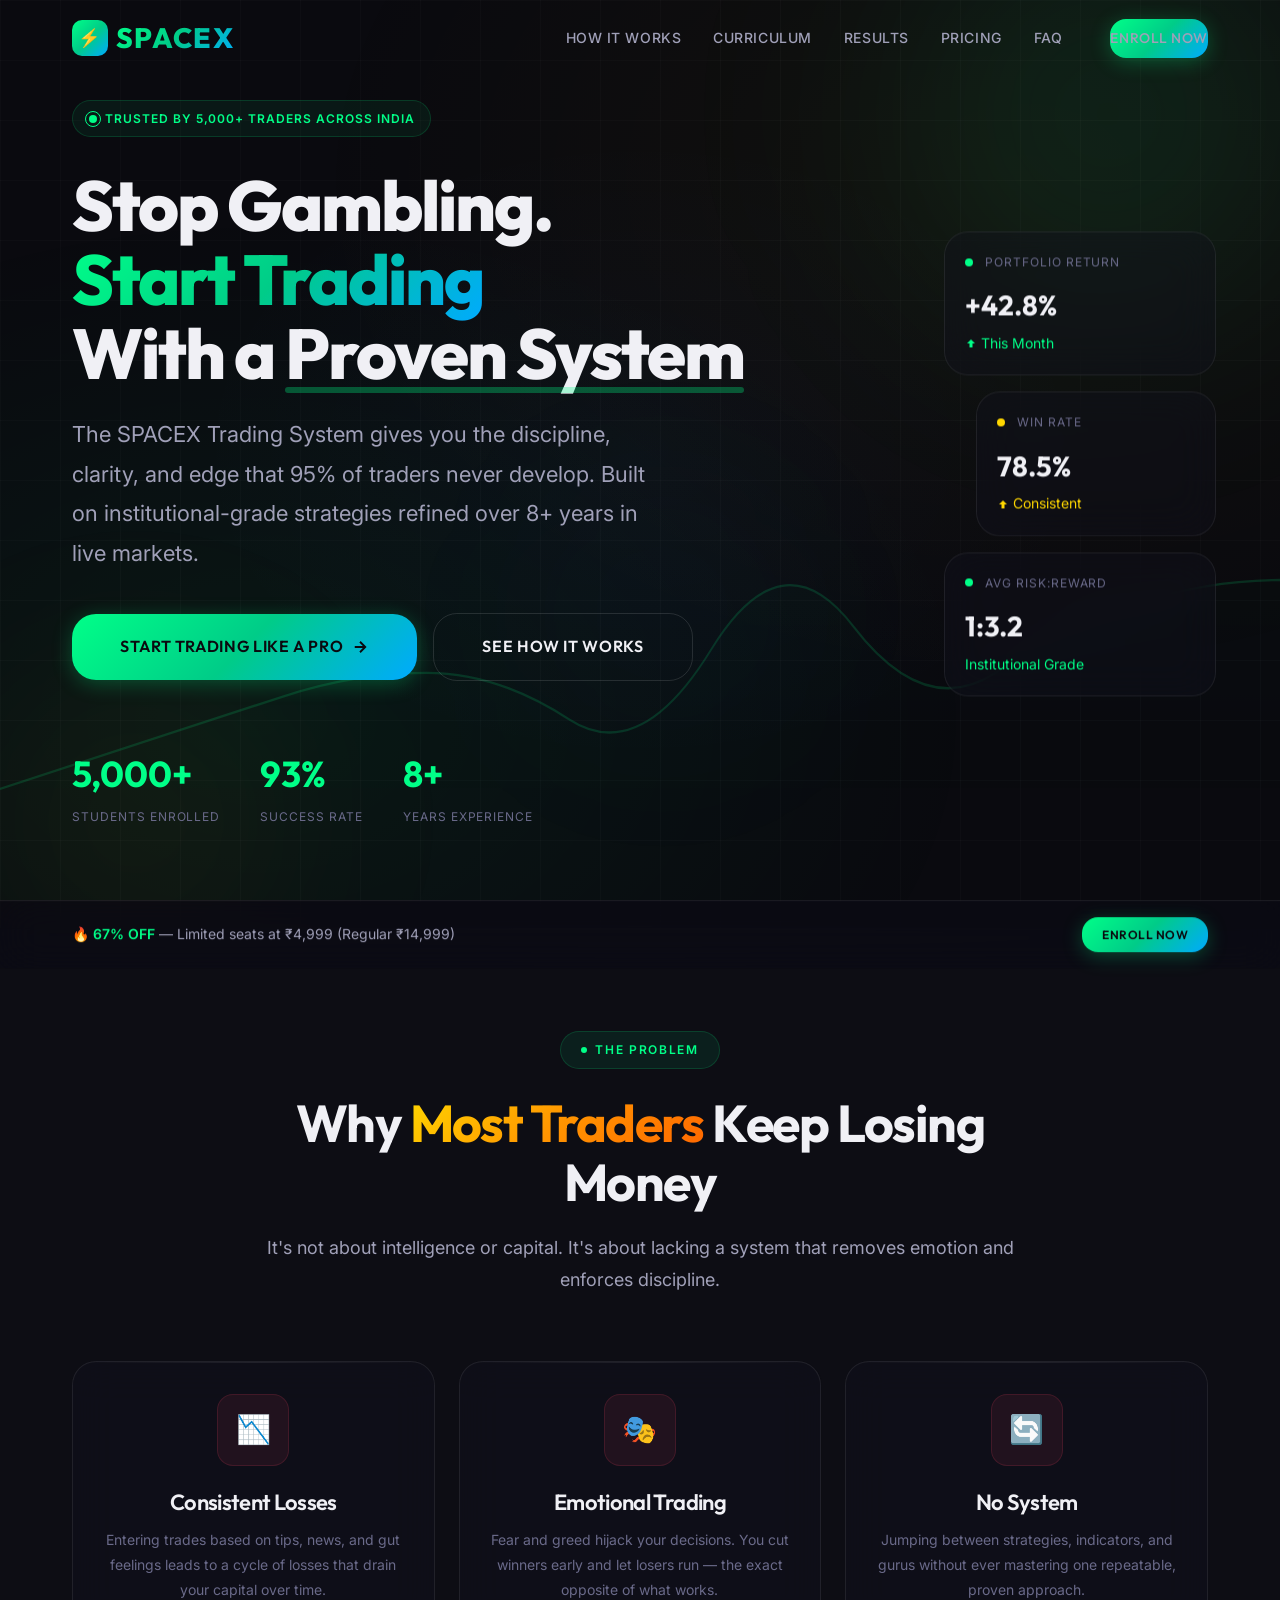
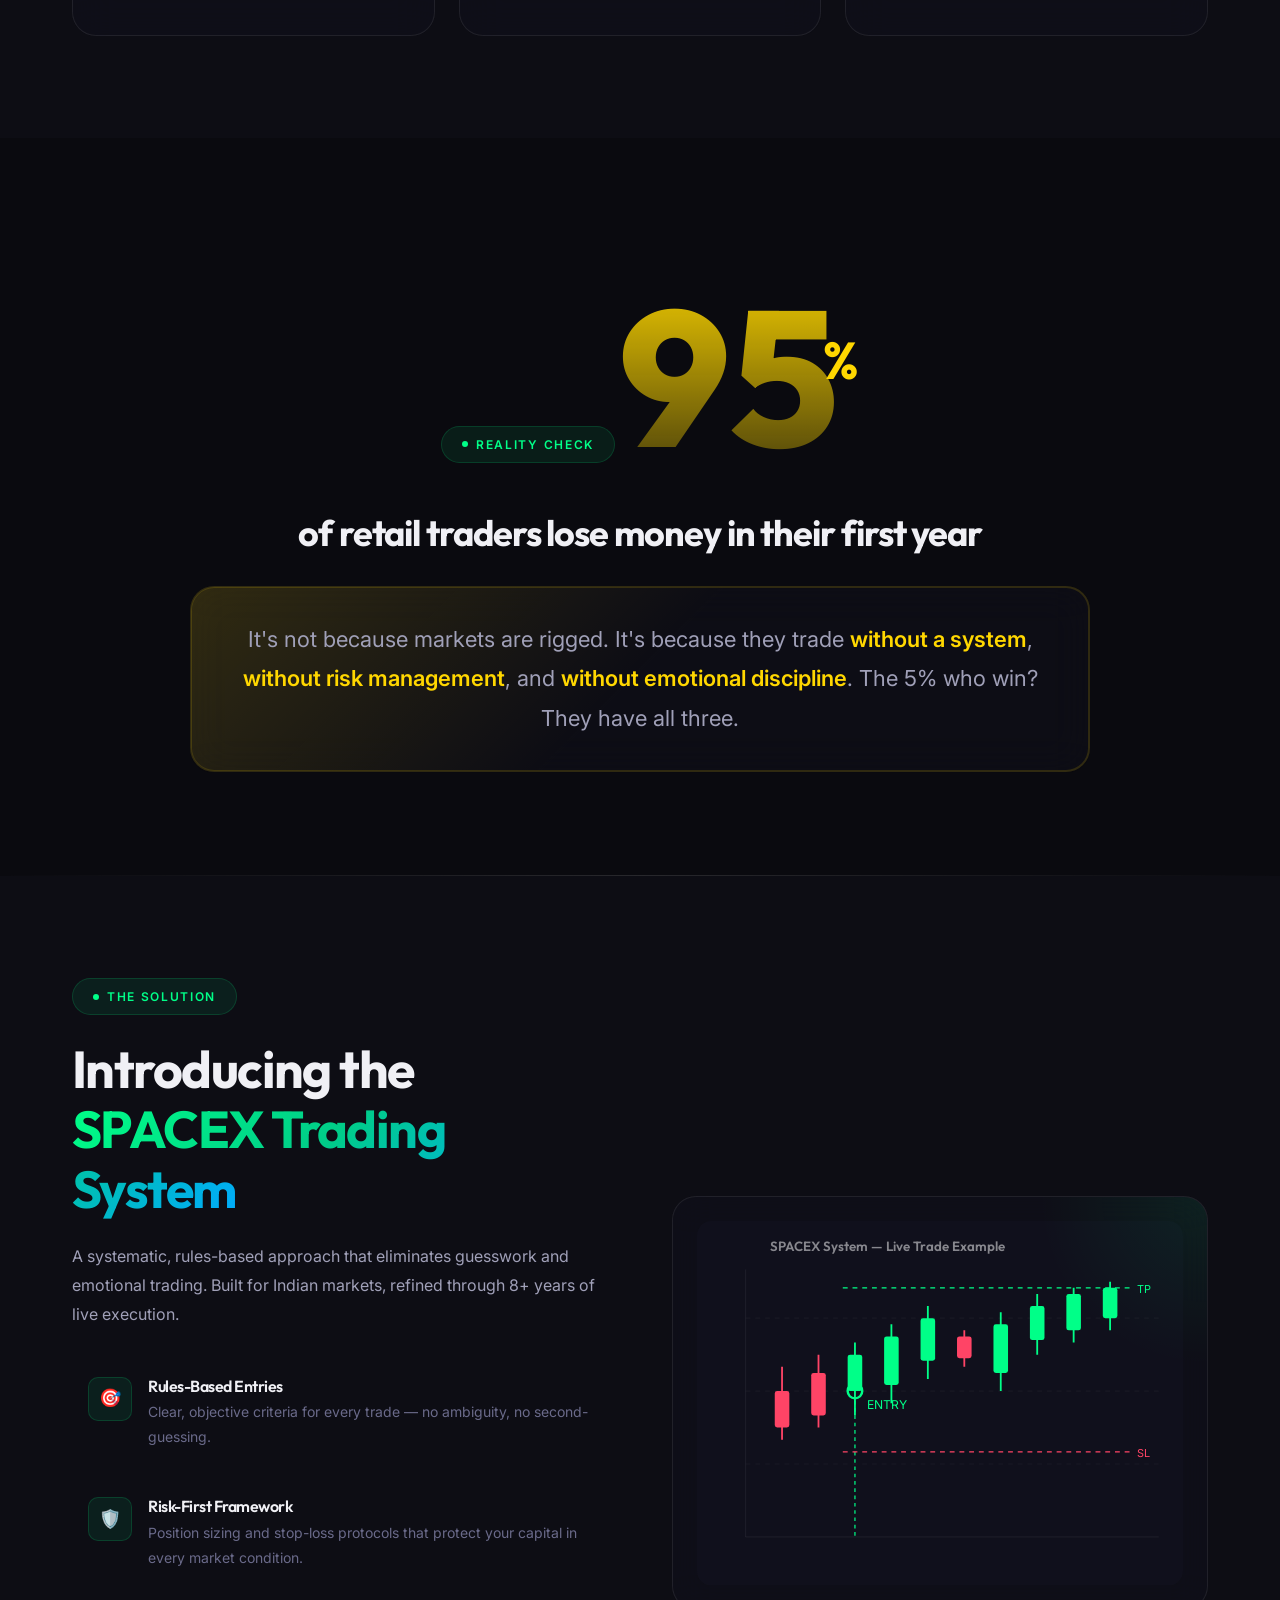
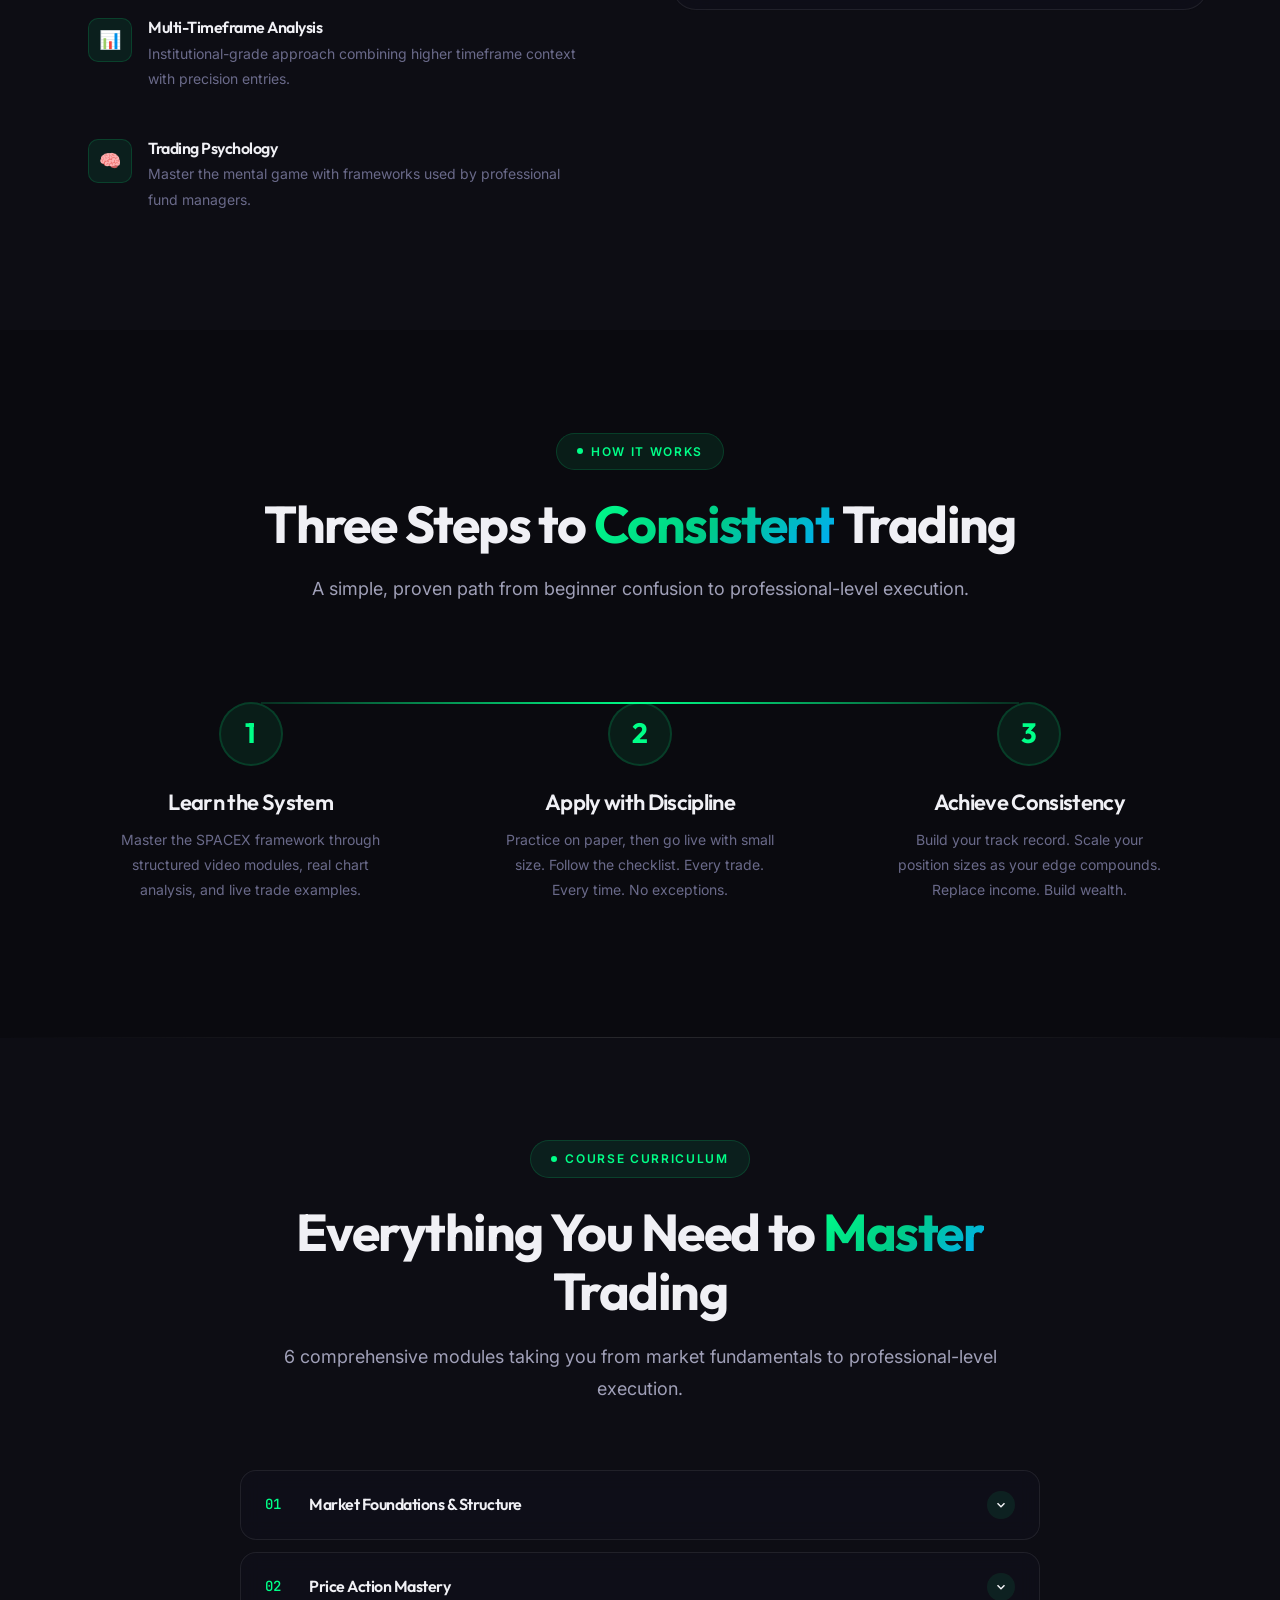
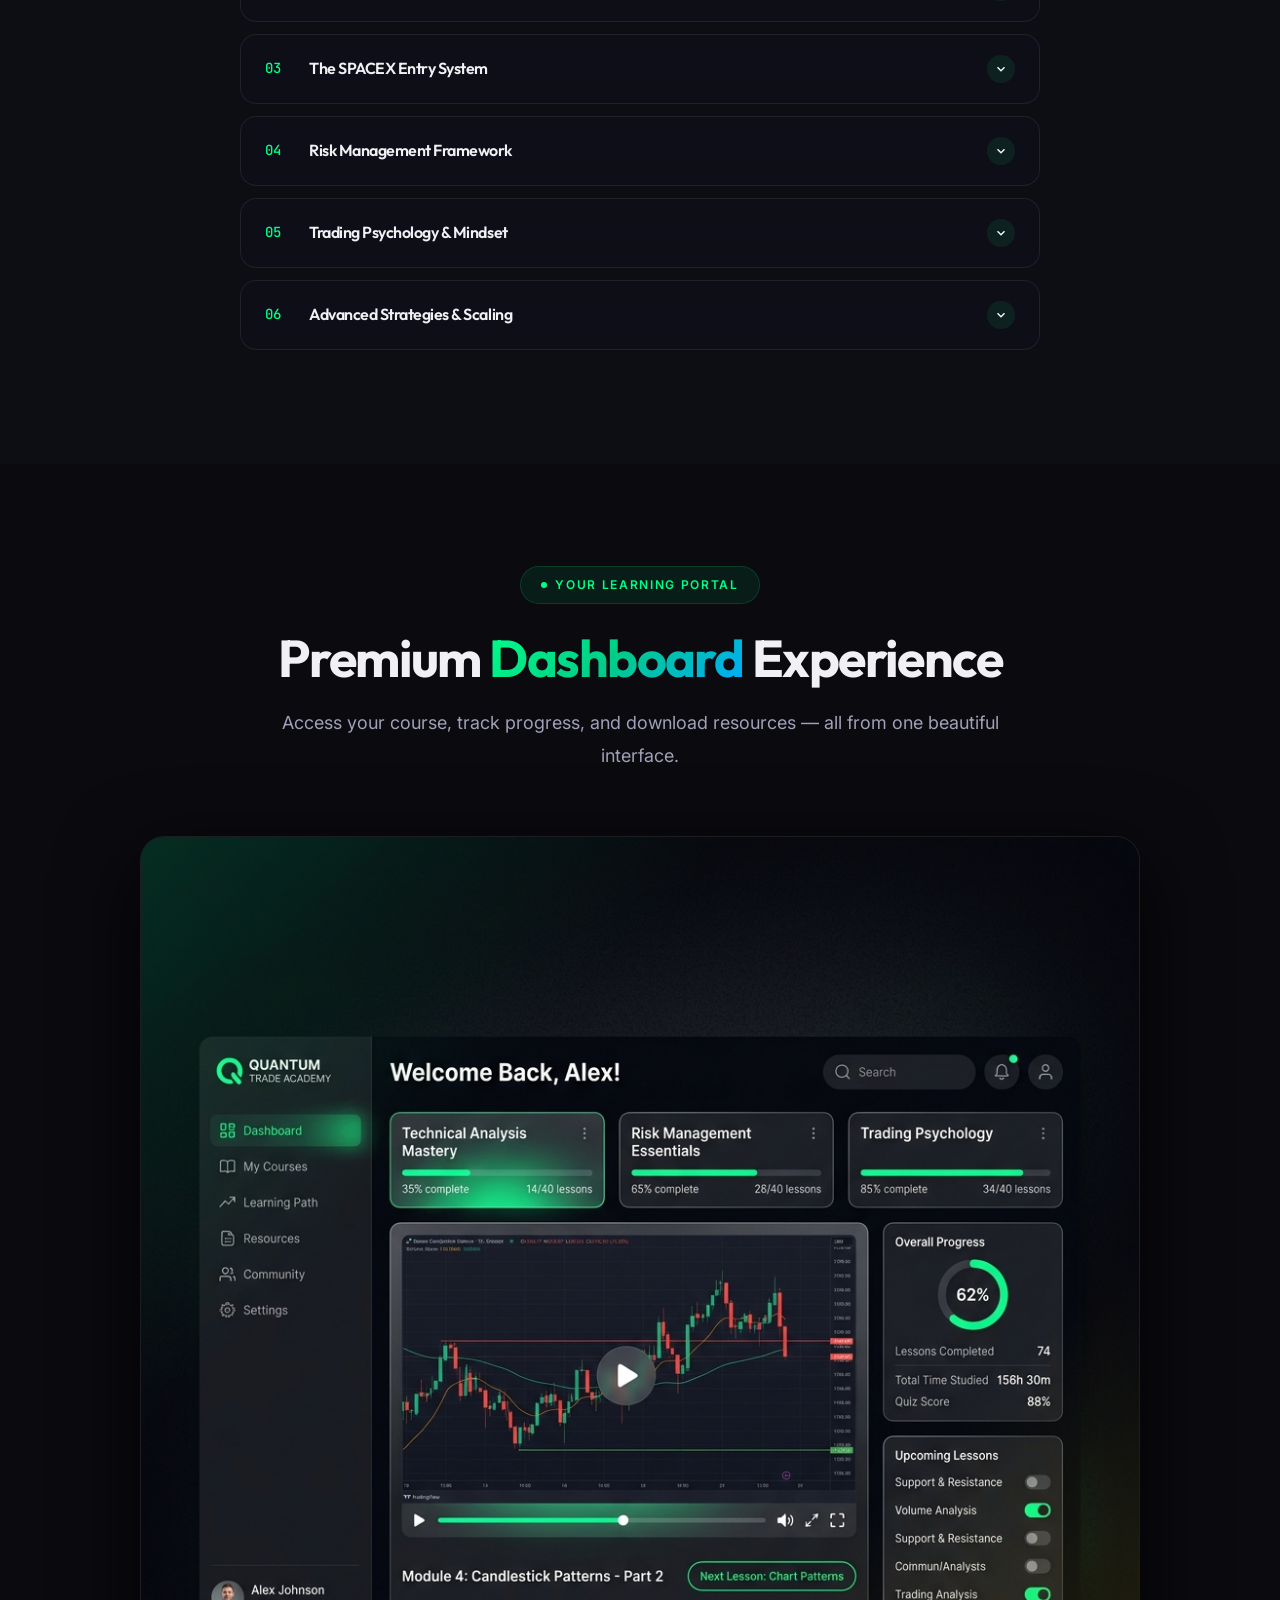
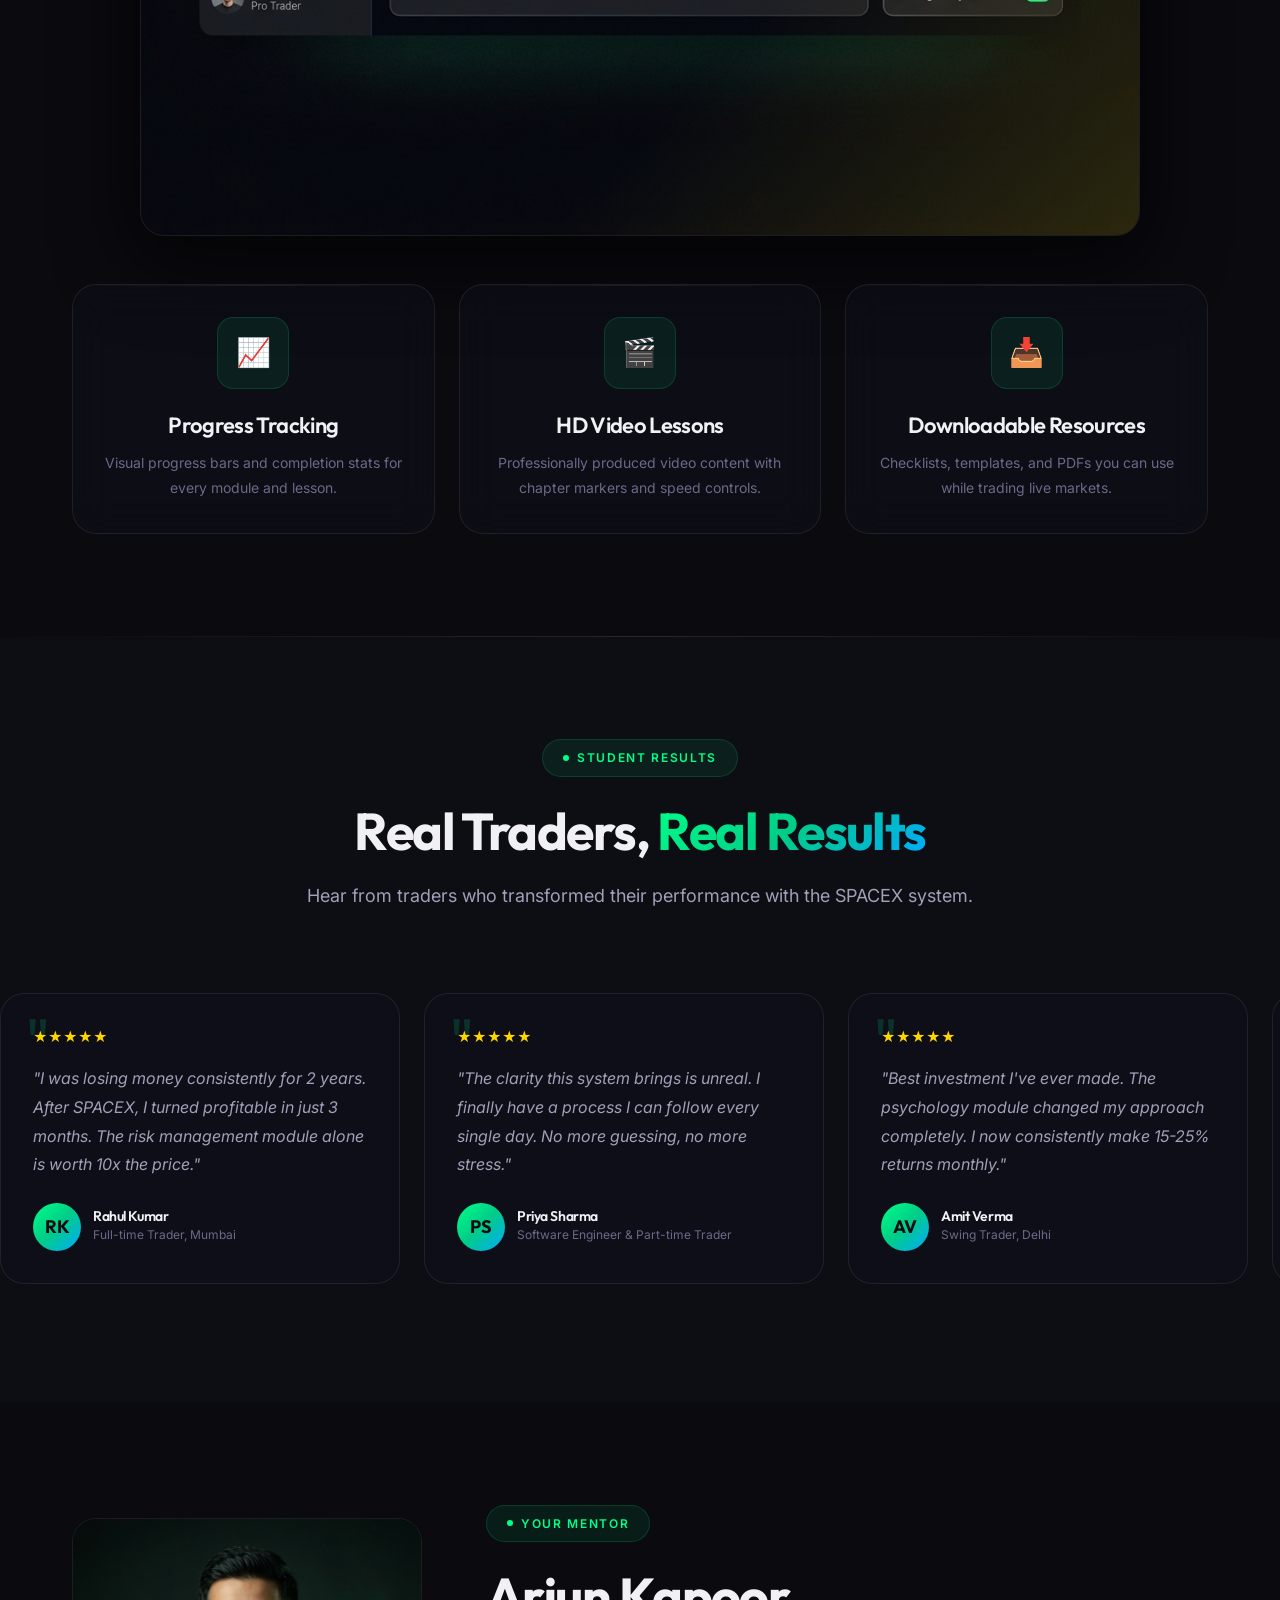
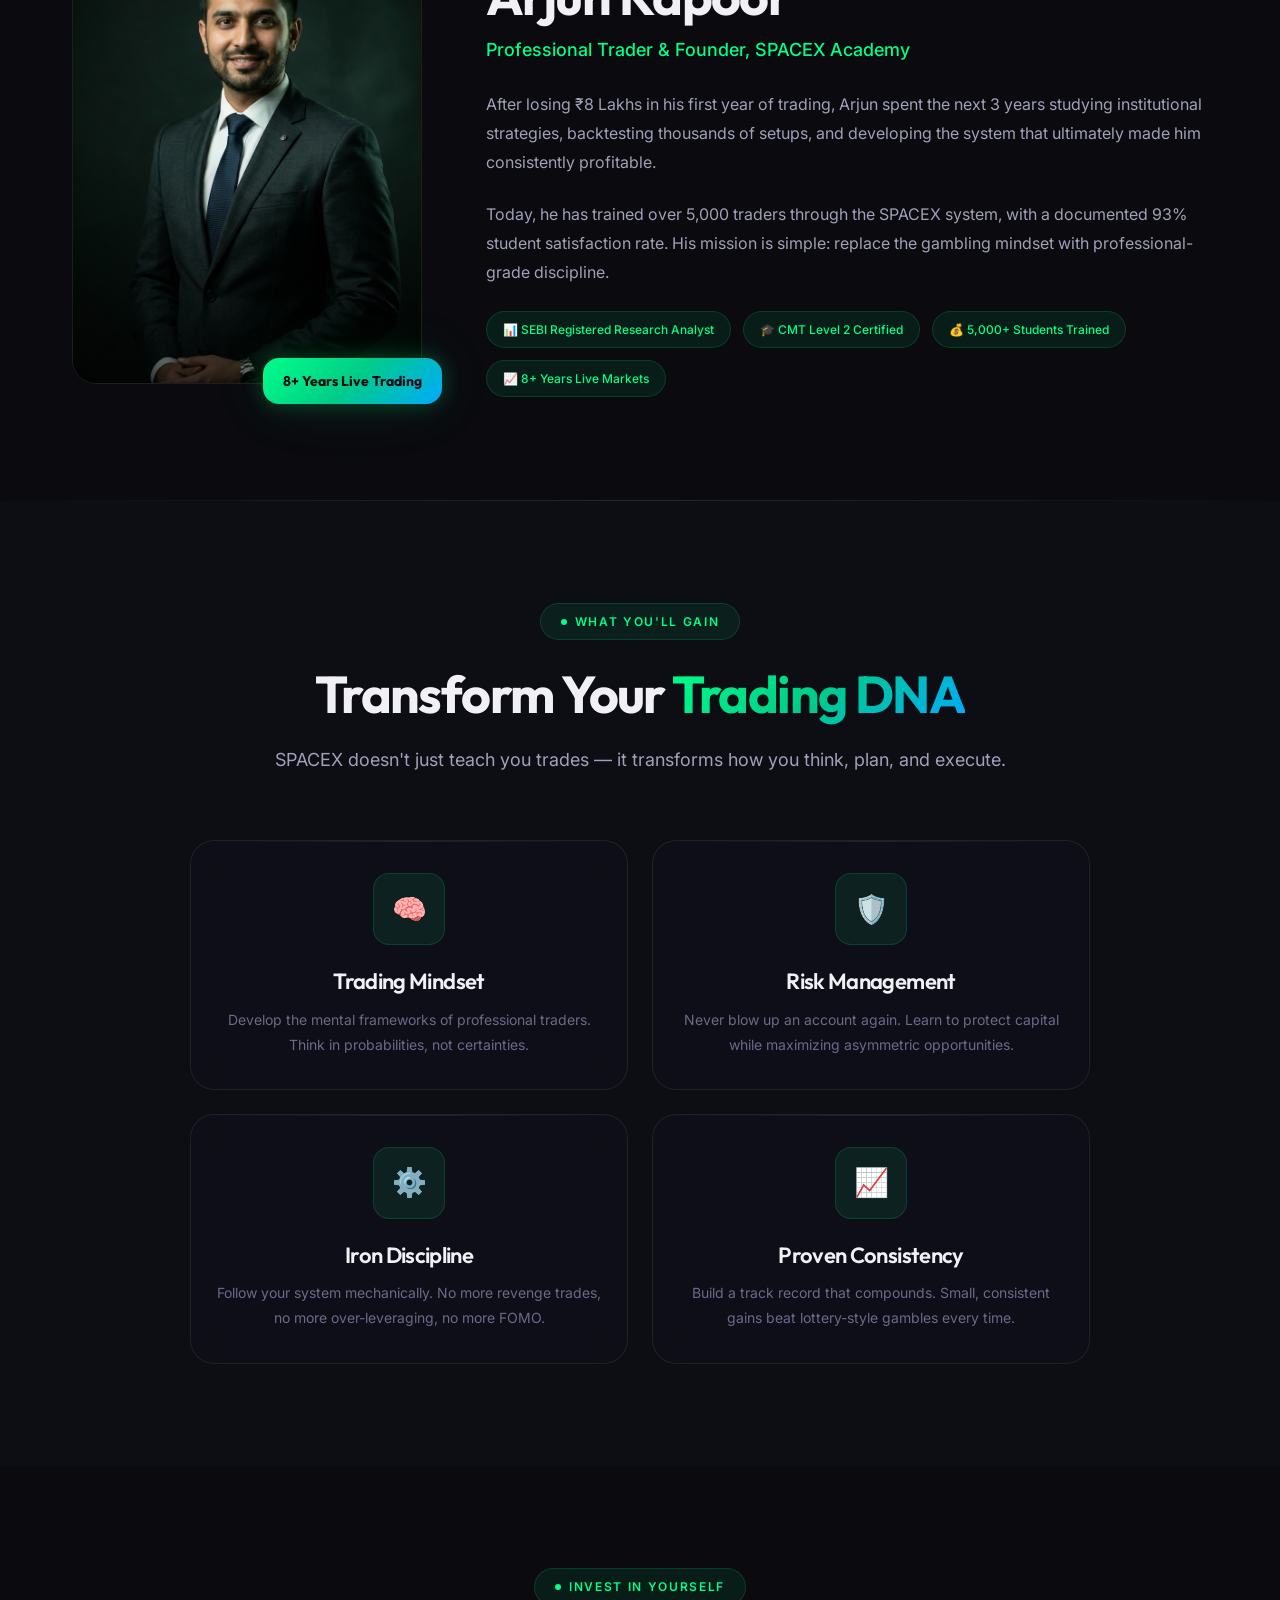
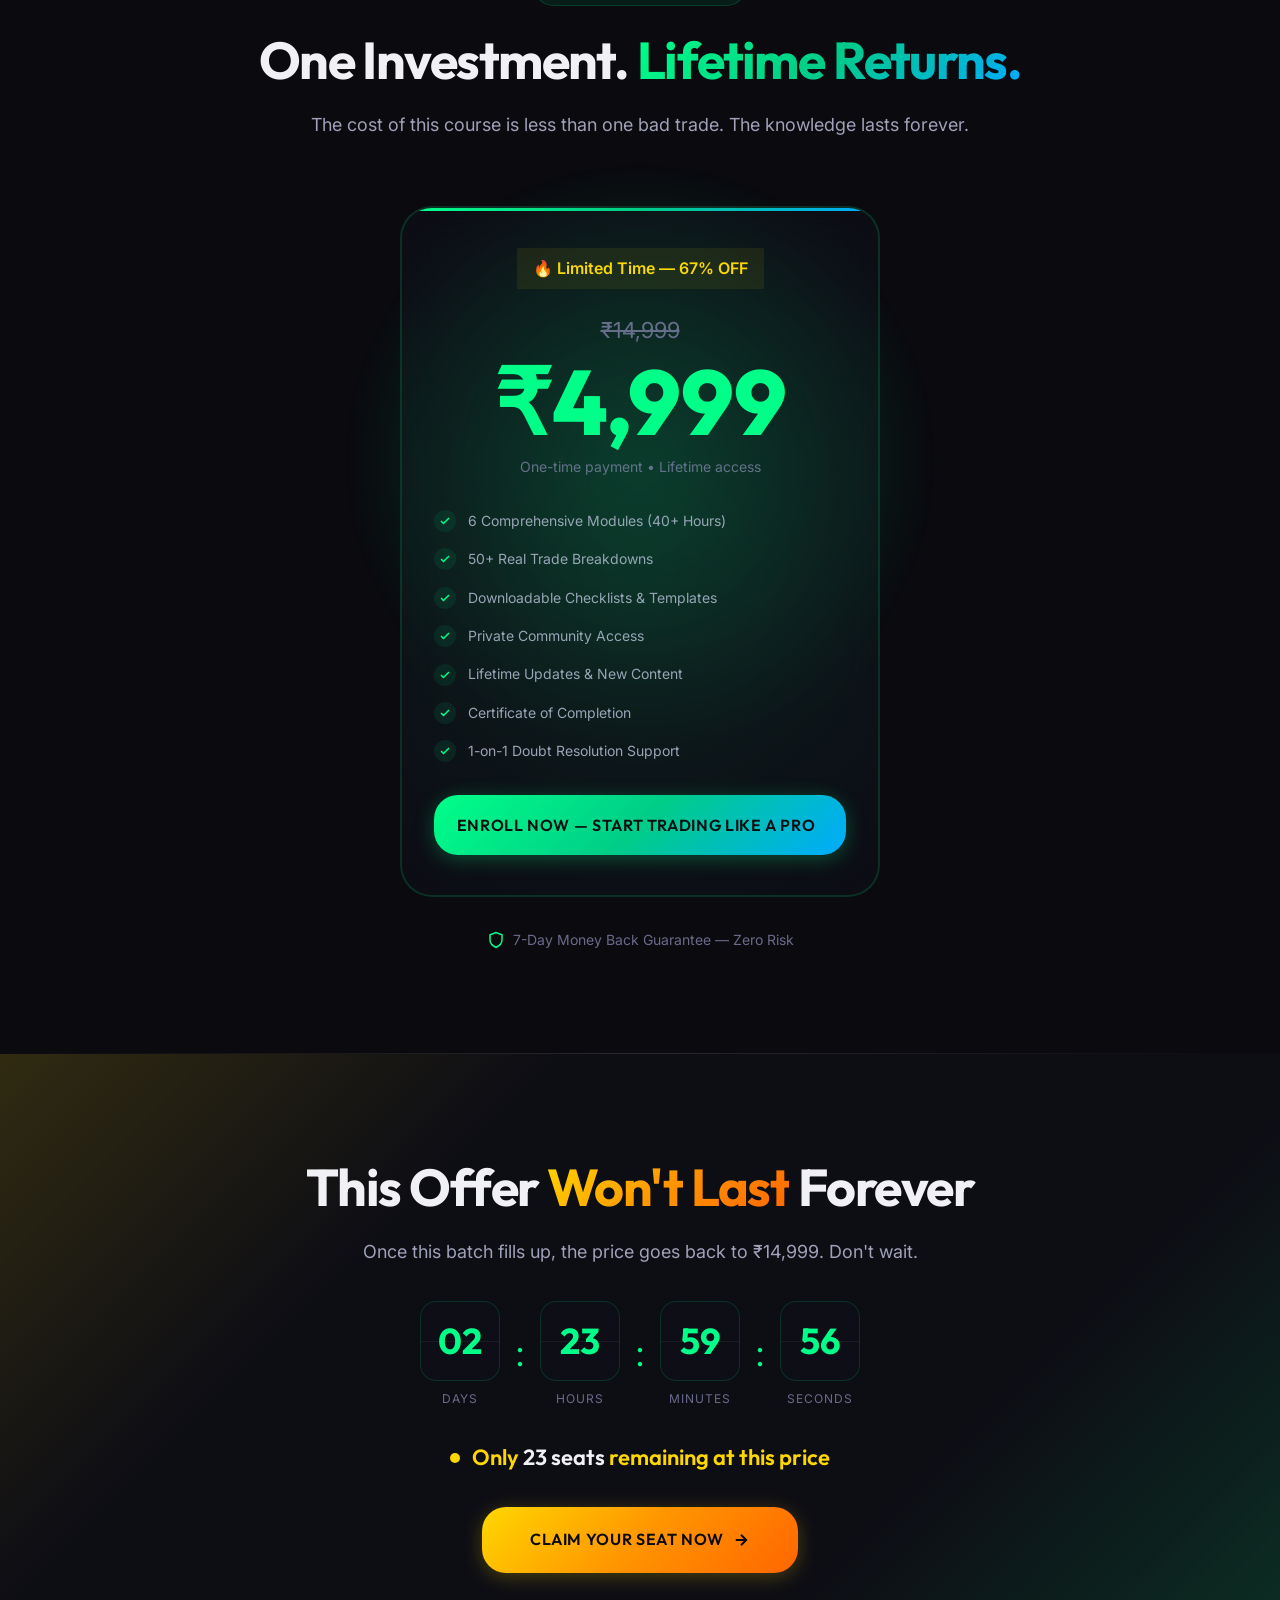
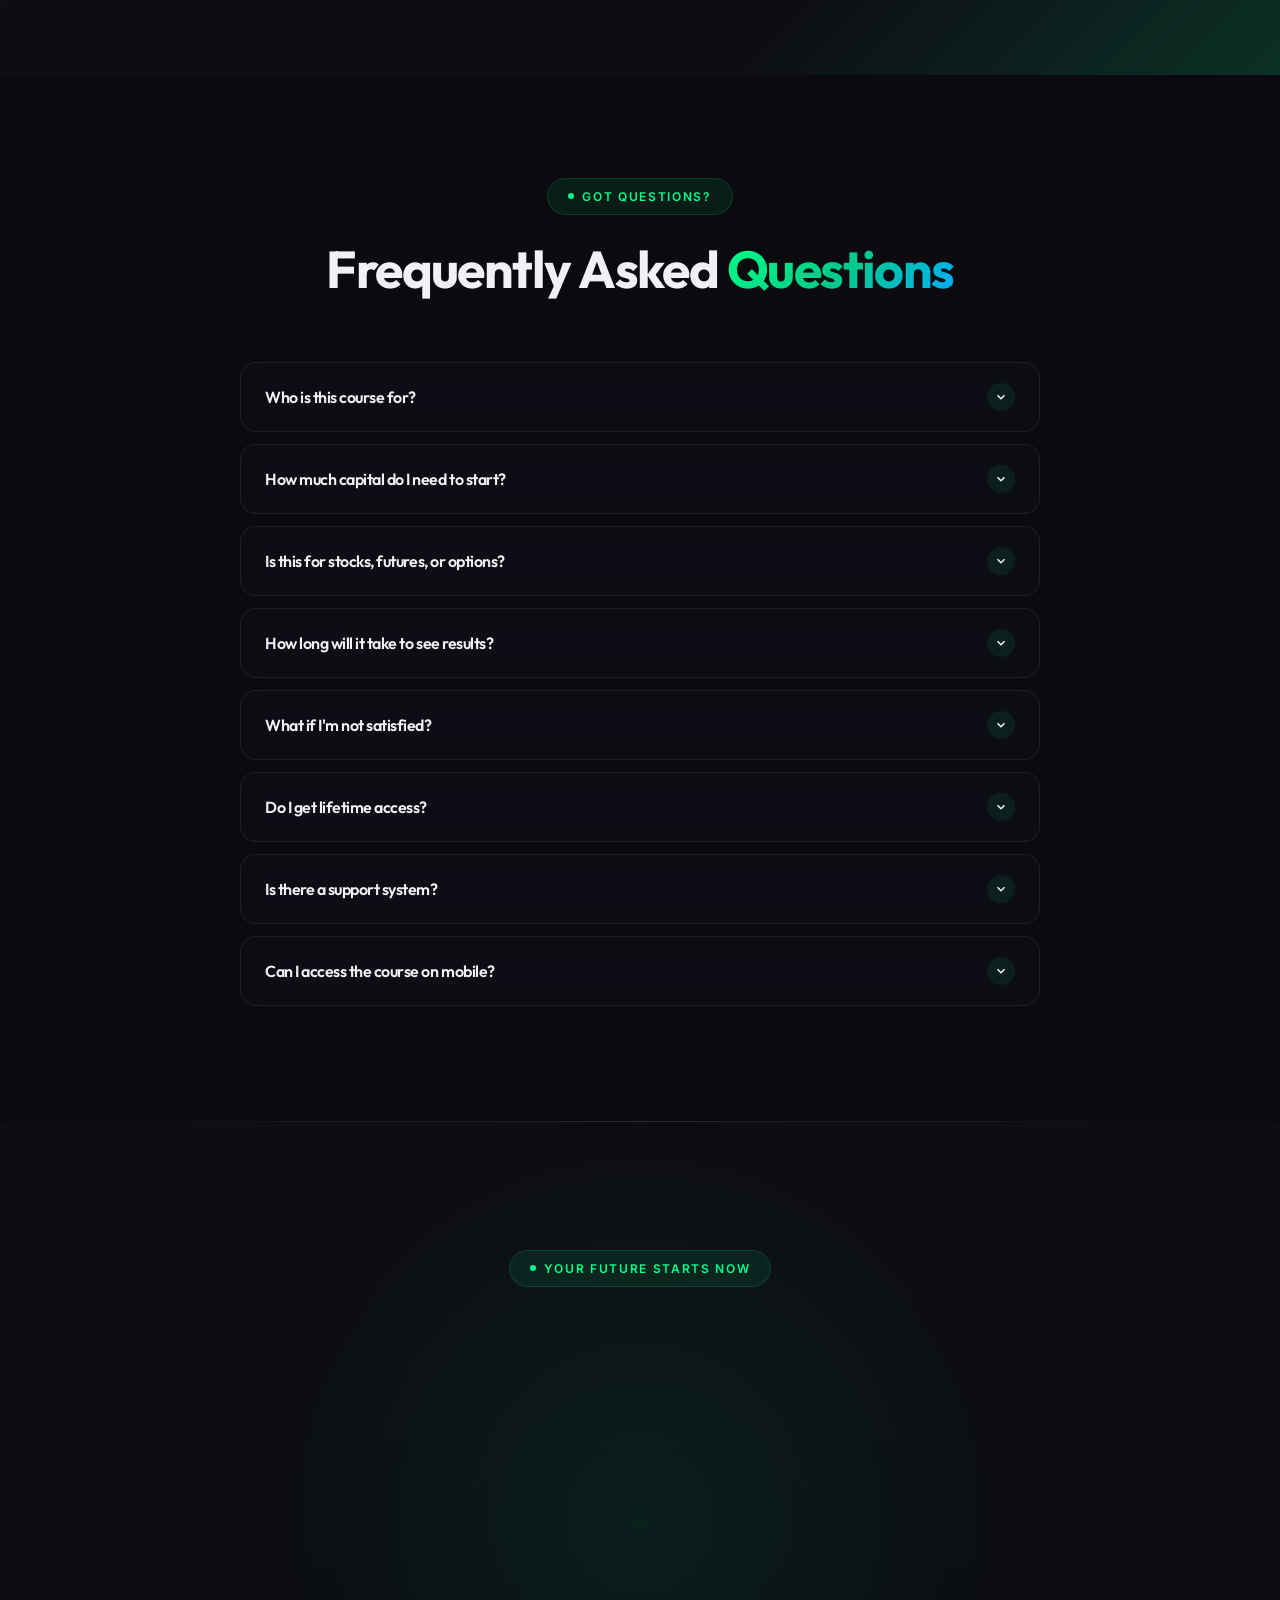
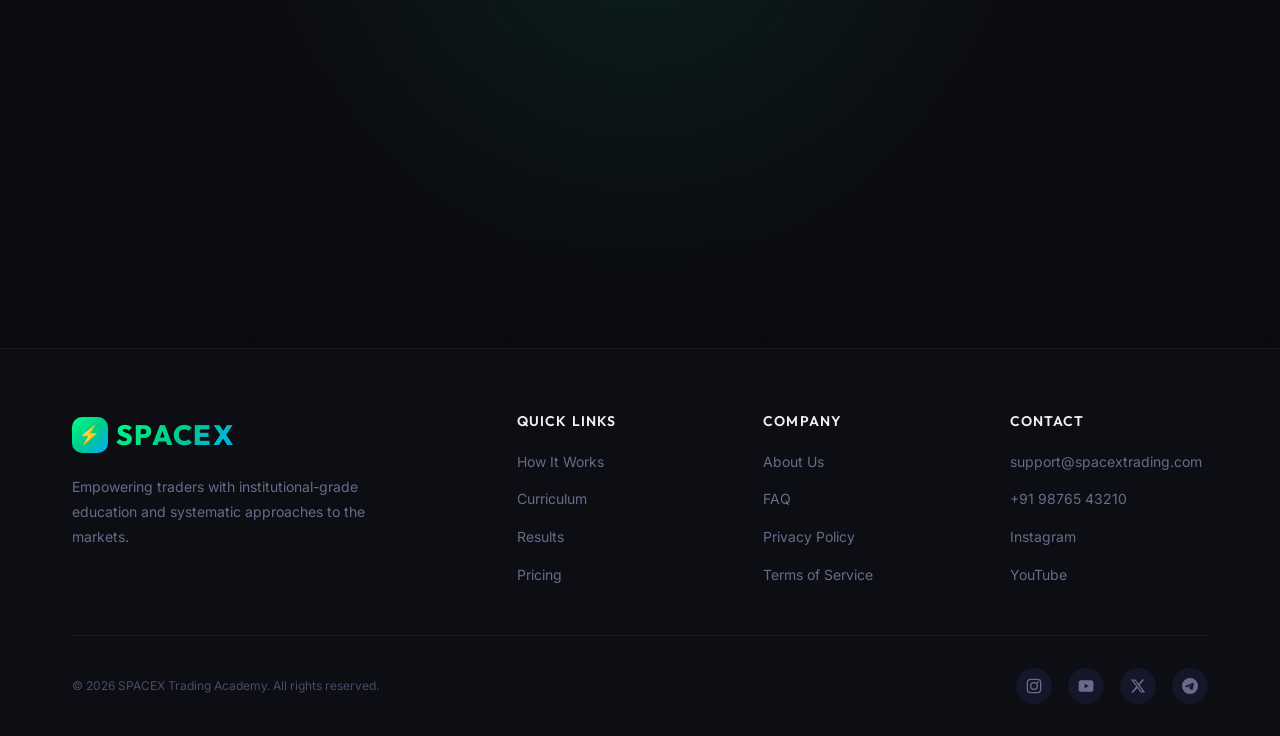
<file: index.html>
<!DOCTYPE html>
<html lang="en">
<head>
  <meta charset="UTF-8">
  <meta name="viewport" content="width=device-width, initial-scale=1.0">
  <meta name="description" content="SPACEX — Master the markets with a proven trading system. Learn professional trading strategies, risk management, and achieve consistent profitability.">
  <meta name="keywords" content="trading course, stock market, trading system, price action, risk management, forex, options trading">
  <meta name="author" content="SPACEX Trading Academy">
  <meta name="theme-color" content="#0a0a0f">
  <meta property="og:title" content="SPACEX — Professional Trading System">
  <meta property="og:description" content="Transform your trading with a proven system built on discipline, clarity, and consistency.">
  <meta property="og:type" content="website">
  <title>SPACEX — Master the Markets with a Proven Trading System</title>

  <!-- Stylesheets -->
  <link rel="stylesheet" href="css/variables.css">
  <link rel="stylesheet" href="css/base.css">
  <link rel="stylesheet" href="css/animations.css">
  <link rel="stylesheet" href="css/components.css">
  <link rel="stylesheet" href="css/sections.css">
  <link rel="stylesheet" href="css/responsive.css">

  <!-- Favicon -->
  <link rel="icon" type="image/svg+xml" href="data:image/svg+xml,<svg xmlns='http://www.w3.org/2000/svg' viewBox='0 0 32 32'><rect width='32' height='32' rx='8' fill='%2300FF88'/><text x='50%25' y='55%25' dominant-baseline='middle' text-anchor='middle' font-family='Arial' font-weight='bold' font-size='18' fill='%230a0a0f'>S</text></svg>">
</head>
<body>

  <!-- ============ NAVIGATION ============ -->
  <nav class="navbar" id="navbar">
    <div class="container">
      <a href="#" class="navbar-logo" aria-label="SPACEX Home">
        <div class="logo-icon">⚡</div>
        <span>SPACEX</span>
      </a>

      <div class="nav-links" id="navLinks">
        <a href="#how-it-works">How It Works</a>
        <a href="#curriculum">Curriculum</a>
        <a href="#testimonials">Results</a>
        <a href="#pricing">Pricing</a>
        <a href="#faq">FAQ</a>
        <div class="nav-cta">
          <a href="#pricing" class="btn btn-primary btn-sm">Enroll Now</a>
        </div>
      </div>

      <button class="nav-toggle" id="navToggle" aria-label="Toggle navigation">
        <span></span>
        <span></span>
        <span></span>
      </button>
    </div>
  </nav>


  <!-- ============ SECTION 1: HERO ============ -->
  <section class="hero" id="hero">
    <!-- Background Effects -->
    <div class="hero-bg">
      <div class="gradient-orb orb-1"></div>
      <div class="gradient-orb orb-2"></div>
      <div class="gradient-orb orb-3"></div>
    </div>
    <div class="hero-grid"></div>

    <!-- Animated Trading Chart -->
    <div class="hero-chart">
      <svg viewBox="0 0 1440 400" preserveAspectRatio="none">
        <defs>
          <linearGradient id="chartGradient" x1="0%" y1="0%" x2="0%" y2="100%">
            <stop offset="0%" style="stop-color:rgba(0,255,136,0.3);stop-opacity:1" />
            <stop offset="100%" style="stop-color:rgba(0,255,136,0);stop-opacity:1" />
          </linearGradient>
        </defs>
        <path class="chart-area" d="M0,350 L0,280 Q80,260 160,240 T320,200 T480,180 T640,220 T800,160 T960,140 T1120,180 T1280,120 T1440,100 L1440,350 Z" />
        <path class="chart-line" d="M0,280 Q80,260 160,240 T320,200 T480,180 T640,220 T800,160 T960,140 T1120,180 T1280,120 T1440,100" />
      </svg>
    </div>

    <div class="container">
      <div class="hero-content">
        <div class="hero-badge">
          <span class="pulse"></span>
          Trusted by 5,000+ Traders Across India
        </div>

        <h1>
          Stop Gambling.<br>
          <span class="text-gradient">Start Trading</span><br>
          With a <span class="highlight">Proven System</span>
        </h1>

        <p class="hero-subtitle">
          The SPACEX Trading System gives you the discipline, clarity, and edge that 95% of traders never develop. Built on institutional-grade strategies refined over 8+ years in live markets.
        </p>

        <div class="hero-actions">
          <a href="#pricing" class="btn btn-primary btn-lg" id="hero-cta">
            Start Trading Like a Pro
            <svg width="18" height="18" viewBox="0 0 24 24" fill="none" stroke="currentColor" stroke-width="2.5"><path d="M5 12h14M12 5l7 7-7 7"/></svg>
          </a>
          <a href="#how-it-works" class="btn btn-secondary btn-lg">
            See How It Works
          </a>
        </div>

        <div class="hero-stats">
          <div class="hero-stat">
            <span class="stat-value" data-count="5000">5,000+</span>
            <span class="stat-label">Students Enrolled</span>
          </div>
          <div class="hero-stat">
            <span class="stat-value">93%</span>
            <span class="stat-label">Success Rate</span>
          </div>
          <div class="hero-stat">
            <span class="stat-value">8+</span>
            <span class="stat-label">Years Experience</span>
          </div>
        </div>
      </div>

      <!-- Floating Trading Cards (Desktop) -->
      <div class="hero-float">
        <div class="hero-float-card animate-on-scroll">
          <div class="float-card-header">
            <span class="float-card-dot"></span>
            <span class="float-card-label">Portfolio Return</span>
          </div>
          <div class="float-card-value">+42.8%</div>
          <div class="float-card-change">
            <svg width="12" height="12" viewBox="0 0 24 24" fill="currentColor"><path d="M12 4l-8 8h5v8h6v-8h5z"/></svg>
            This Month
          </div>
        </div>

        <div class="hero-float-card animate-on-scroll">
          <div class="float-card-header">
            <span class="float-card-dot gold"></span>
            <span class="float-card-label">Win Rate</span>
          </div>
          <div class="float-card-value">78.5%</div>
          <div class="float-card-change" style="color: var(--color-gold);">
            <svg width="12" height="12" viewBox="0 0 24 24" fill="currentColor"><path d="M12 4l-8 8h5v8h6v-8h5z"/></svg>
            Consistent
          </div>
        </div>

        <div class="hero-float-card animate-on-scroll">
          <div class="float-card-header">
            <span class="float-card-dot"></span>
            <span class="float-card-label">Avg Risk:Reward</span>
          </div>
          <div class="float-card-value">1:3.2</div>
          <div class="float-card-change">
            Institutional Grade
          </div>
        </div>
      </div>
    </div>
  </section>

  <hr class="section-divider">

  <!-- ============ SECTION 2: PROBLEM ============ -->
  <section class="problem-section" id="problem">
    <div class="container">
      <div class="section-header animate-on-scroll">
        <div class="section-label"><span class="dot"></span> The Problem</div>
        <h2>Why <span class="text-gradient-gold">Most Traders</span> Keep Losing Money</h2>
        <p>It's not about intelligence or capital. It's about lacking a system that removes emotion and enforces discipline.</p>
      </div>

      <div class="problem-grid stagger-children">
        <div class="icon-card problem-card animate-on-scroll hover-lift">
          <div class="card-icon">📉</div>
          <h5>Consistent Losses</h5>
          <p>Entering trades based on tips, news, and gut feelings leads to a cycle of losses that drain your capital over time.</p>
        </div>

        <div class="icon-card problem-card animate-on-scroll hover-lift">
          <div class="card-icon">🎭</div>
          <h5>Emotional Trading</h5>
          <p>Fear and greed hijack your decisions. You cut winners early and let losers run — the exact opposite of what works.</p>
        </div>

        <div class="icon-card problem-card animate-on-scroll hover-lift">
          <div class="card-icon">🔄</div>
          <h5>No System</h5>
          <p>Jumping between strategies, indicators, and gurus without ever mastering one repeatable, proven approach.</p>
        </div>
      </div>
    </div>
  </section>


  <!-- ============ SECTION 3: REALITY CHECK ============ -->
  <section class="reality-section" id="reality">
    <div class="container">
      <div class="reality-content">
        <div class="section-label animate-on-scroll"><span class="dot"></span> Reality Check</div>
        
        <div class="reality-stat animate-scale">
          <span class="big-number">95</span>
          <span class="stat-suffix">%</span>
        </div>

        <h3 class="animate-on-scroll" style="margin-bottom: var(--space-4);">
          of retail traders lose money in their first year
        </h3>

        <div class="reality-highlight animate-on-scroll">
          <p>
            It's not because markets are rigged. It's because they trade <strong class="text-gold">without a system</strong>, 
            <strong class="text-gold">without risk management</strong>, and <strong class="text-gold">without emotional discipline</strong>. 
            The 5% who win? They have all three.
          </p>
        </div>
      </div>
    </div>
  </section>

  <hr class="section-divider">

  <!-- ============ SECTION 4: SOLUTION ============ -->
  <section class="solution-section" id="solution">
    <div class="container">
      <div class="solution-grid">
        <div class="solution-text">
          <div class="section-label animate-on-scroll"><span class="dot"></span> The Solution</div>
          <h2 class="animate-on-scroll">
            Introducing the<br><span class="text-gradient">SPACEX Trading System</span>
          </h2>
          <p class="animate-on-scroll">
            A systematic, rules-based approach that eliminates guesswork and emotional trading. 
            Built for Indian markets, refined through 8+ years of live execution.
          </p>

          <div class="solution-features stagger-children">
            <div class="solution-feature animate-on-scroll">
              <div class="feature-icon">🎯</div>
              <div>
                <h5>Rules-Based Entries</h5>
                <p>Clear, objective criteria for every trade — no ambiguity, no second-guessing.</p>
              </div>
            </div>
            <div class="solution-feature animate-on-scroll">
              <div class="feature-icon">🛡️</div>
              <div>
                <h5>Risk-First Framework</h5>
                <p>Position sizing and stop-loss protocols that protect your capital in every market condition.</p>
              </div>
            </div>
            <div class="solution-feature animate-on-scroll">
              <div class="feature-icon">📊</div>
              <div>
                <h5>Multi-Timeframe Analysis</h5>
                <p>Institutional-grade approach combining higher timeframe context with precision entries.</p>
              </div>
            </div>
            <div class="solution-feature animate-on-scroll">
              <div class="feature-icon">🧠</div>
              <div>
                <h5>Trading Psychology</h5>
                <p>Master the mental game with frameworks used by professional fund managers.</p>
              </div>
            </div>
          </div>
        </div>

        <div class="solution-visual animate-slide-right">
          <div class="solution-mockup">
            <!-- Mini chart illustration -->
            <svg viewBox="0 0 400 300" fill="none" style="width: 100%; height: auto;">
              <rect width="400" height="300" rx="12" fill="rgba(18,18,30,0.8)"/>
              <!-- Grid lines -->
              <line x1="40" y1="40" x2="40" y2="260" stroke="rgba(255,255,255,0.05)" stroke-width="1"/>
              <line x1="40" y1="260" x2="380" y2="260" stroke="rgba(255,255,255,0.05)" stroke-width="1"/>
              <line x1="40" y1="200" x2="380" y2="200" stroke="rgba(255,255,255,0.03)" stroke-width="1" stroke-dasharray="4"/>
              <line x1="40" y1="140" x2="380" y2="140" stroke="rgba(255,255,255,0.03)" stroke-width="1" stroke-dasharray="4"/>
              <line x1="40" y1="80" x2="380" y2="80" stroke="rgba(255,255,255,0.03)" stroke-width="1" stroke-dasharray="4"/>
              <!-- Candlesticks -->
              <g>
                <line x1="70" y1="180" x2="70" y2="120" stroke="#FF4466" stroke-width="1.5"/>
                <rect x="64" y="140" width="12" height="30" rx="2" fill="#FF4466"/>
                <line x1="100" y1="170" x2="100" y2="110" stroke="#FF4466" stroke-width="1.5"/>
                <rect x="94" y="125" width="12" height="35" rx="2" fill="#FF4466"/>
                <line x1="130" y1="160" x2="130" y2="100" stroke="#00FF88" stroke-width="1.5"/>
                <rect x="124" y="110" width="12" height="30" rx="2" fill="#00FF88"/>
                <line x1="160" y1="150" x2="160" y2="85" stroke="#00FF88" stroke-width="1.5"/>
                <rect x="154" y="95" width="12" height="40" rx="2" fill="#00FF88"/>
                <line x1="190" y1="130" x2="190" y2="70" stroke="#00FF88" stroke-width="1.5"/>
                <rect x="184" y="80" width="12" height="35" rx="2" fill="#00FF88"/>
                <line x1="220" y1="120" x2="220" y2="90" stroke="#FF4466" stroke-width="1.5"/>
                <rect x="214" y="95" width="12" height="18" rx="2" fill="#FF4466"/>
                <line x1="250" y1="140" x2="250" y2="75" stroke="#00FF88" stroke-width="1.5"/>
                <rect x="244" y="85" width="12" height="40" rx="2" fill="#00FF88"/>
                <line x1="280" y1="110" x2="280" y2="60" stroke="#00FF88" stroke-width="1.5"/>
                <rect x="274" y="70" width="12" height="28" rx="2" fill="#00FF88"/>
                <line x1="310" y1="100" x2="310" y2="55" stroke="#00FF88" stroke-width="1.5"/>
                <rect x="304" y="60" width="12" height="30" rx="2" fill="#00FF88"/>
                <line x1="340" y1="90" x2="340" y2="50" stroke="#00FF88" stroke-width="1.5"/>
                <rect x="334" y="55" width="12" height="25" rx="2" fill="#00FF88"/>
              </g>
              <!-- Entry marker -->
              <circle cx="130" cy="140" r="6" fill="none" stroke="#00FF88" stroke-width="2"/>
              <line x1="130" y1="148" x2="130" y2="260" stroke="#00FF88" stroke-width="1" stroke-dasharray="3"/>
              <text x="140" y="155" fill="#00FF88" font-size="10" font-family="Inter">ENTRY</text>
              <!-- Stop loss line -->
              <line x1="120" y1="190" x2="360" y2="190" stroke="#FF4466" stroke-width="1" stroke-dasharray="4"/>
              <text x="362" y="194" fill="#FF4466" font-size="9" font-family="Inter">SL</text>
              <!-- Target line -->
              <line x1="120" y1="55" x2="360" y2="55" stroke="#00FF88" stroke-width="1" stroke-dasharray="4"/>
              <text x="362" y="59" fill="#00FF88" font-size="9" font-family="Inter">TP</text>
              <!-- Labels -->
              <text x="60" y="25" fill="rgba(255,255,255,0.5)" font-size="11" font-family="Outfit" font-weight="600">SPACEX System — Live Trade Example</text>
            </svg>
          </div>
        </div>
      </div>
    </div>
  </section>


  <!-- ============ SECTION 5: HOW IT WORKS ============ -->
  <section class="steps-section" id="how-it-works">
    <div class="container">
      <div class="section-header animate-on-scroll">
        <div class="section-label"><span class="dot"></span> How It Works</div>
        <h2>Three Steps to <span class="text-gradient">Consistent</span> Trading</h2>
        <p>A simple, proven path from beginner confusion to professional-level execution.</p>
      </div>

      <div class="steps-grid stagger-children">
        <div class="step-card animate-on-scroll">
          <div class="step-number">1</div>
          <h4>Learn the System</h4>
          <p>Master the SPACEX framework through structured video modules, real chart analysis, and live trade examples.</p>
        </div>

        <div class="step-card animate-on-scroll">
          <div class="step-number">2</div>
          <h4>Apply with Discipline</h4>
          <p>Practice on paper, then go live with small size. Follow the checklist. Every trade. Every time. No exceptions.</p>
        </div>

        <div class="step-card animate-on-scroll">
          <div class="step-number">3</div>
          <h4>Achieve Consistency</h4>
          <p>Build your track record. Scale your position sizes as your edge compounds. Replace income. Build wealth.</p>
        </div>
      </div>
    </div>
  </section>

  <hr class="section-divider">

  <!-- ============ SECTION 6: CURRICULUM ============ -->
  <section class="curriculum-section" id="curriculum">
    <div class="container">
      <div class="section-header animate-on-scroll">
        <div class="section-label"><span class="dot"></span> Course Curriculum</div>
        <h2>Everything You Need to <span class="text-gradient">Master</span> Trading</h2>
        <p>6 comprehensive modules taking you from market fundamentals to professional-level execution.</p>
      </div>

      <div class="curriculum-wrapper">
        <!-- Module 1 -->
        <div class="accordion-item animate-on-scroll" data-accordion="curriculum">
          <div class="accordion-header">
            <h5><span class="module-num">01</span> Market Foundations & Structure</h5>
            <div class="accordion-icon">
              <svg viewBox="0 0 24 24" fill="none" stroke="currentColor" stroke-width="2.5"><path d="M6 9l6 6 6-6"/></svg>
            </div>
          </div>
          <div class="accordion-content">
            <div class="accordion-content-inner">
              <ul>
                <li><span class="lesson-icon"><svg viewBox="0 0 24 24" fill="currentColor"><polygon points="5,3 19,12 5,21"/></svg></span> How Markets Actually Work — Beyond the Basics</li>
                <li><span class="lesson-icon"><svg viewBox="0 0 24 24" fill="currentColor"><polygon points="5,3 19,12 5,21"/></svg></span> Market Structure: Trends, Ranges & Transitions</li>
                <li><span class="lesson-icon"><svg viewBox="0 0 24 24" fill="currentColor"><polygon points="5,3 19,12 5,21"/></svg></span> Liquidity, Order Flow & Institutional Footprints</li>
                <li><span class="lesson-icon"><svg viewBox="0 0 24 24" fill="currentColor"><polygon points="5,3 19,12 5,21"/></svg></span> Chart Setup & Tools Configuration</li>
                <li><span class="lesson-icon"><svg viewBox="0 0 24 24" fill="currentColor"><polygon points="5,3 19,12 5,21"/></svg></span> Reading Price Like a Professional</li>
              </ul>
            </div>
          </div>
        </div>

        <!-- Module 2 -->
        <div class="accordion-item animate-on-scroll" data-accordion="curriculum">
          <div class="accordion-header">
            <h5><span class="module-num">02</span> Price Action Mastery</h5>
            <div class="accordion-icon">
              <svg viewBox="0 0 24 24" fill="none" stroke="currentColor" stroke-width="2.5"><path d="M6 9l6 6 6-6"/></svg>
            </div>
          </div>
          <div class="accordion-content">
            <div class="accordion-content-inner">
              <ul>
                <li><span class="lesson-icon"><svg viewBox="0 0 24 24" fill="currentColor"><polygon points="5,3 19,12 5,21"/></svg></span> Candlestick Psychology — What Each Pattern Truly Means</li>
                <li><span class="lesson-icon"><svg viewBox="0 0 24 24" fill="currentColor"><polygon points="5,3 19,12 5,21"/></svg></span> Support & Resistance: Dynamic & Static Levels</li>
                <li><span class="lesson-icon"><svg viewBox="0 0 24 24" fill="currentColor"><polygon points="5,3 19,12 5,21"/></svg></span> Chart Patterns That Actually Work</li>
                <li><span class="lesson-icon"><svg viewBox="0 0 24 24" fill="currentColor"><polygon points="5,3 19,12 5,21"/></svg></span> Multi-Timeframe Analysis Framework</li>
                <li><span class="lesson-icon"><svg viewBox="0 0 24 24" fill="currentColor"><polygon points="5,3 19,12 5,21"/></svg></span> Live Market Analysis Sessions (10+ Hours)</li>
              </ul>
            </div>
          </div>
        </div>

        <!-- Module 3 -->
        <div class="accordion-item animate-on-scroll" data-accordion="curriculum">
          <div class="accordion-header">
            <h5><span class="module-num">03</span> The SPACEX Entry System</h5>
            <div class="accordion-icon">
              <svg viewBox="0 0 24 24" fill="none" stroke="currentColor" stroke-width="2.5"><path d="M6 9l6 6 6-6"/></svg>
            </div>
          </div>
          <div class="accordion-content">
            <div class="accordion-content-inner">
              <ul>
                <li><span class="lesson-icon"><svg viewBox="0 0 24 24" fill="currentColor"><polygon points="5,3 19,12 5,21"/></svg></span> The 5-Point Entry Checklist</li>
                <li><span class="lesson-icon"><svg viewBox="0 0 24 24" fill="currentColor"><polygon points="5,3 19,12 5,21"/></svg></span> Confirmation vs. Anticipation Trading</li>
                <li><span class="lesson-icon"><svg viewBox="0 0 24 24" fill="currentColor"><polygon points="5,3 19,12 5,21"/></svg></span> Optimal Entry Timing & Execution</li>
                <li><span class="lesson-icon"><svg viewBox="0 0 24 24" fill="currentColor"><polygon points="5,3 19,12 5,21"/></svg></span> Stop Loss Placement Science</li>
                <li><span class="lesson-icon"><svg viewBox="0 0 24 24" fill="currentColor"><polygon points="5,3 19,12 5,21"/></svg></span> 50+ Real Trade Breakdowns</li>
              </ul>
            </div>
          </div>
        </div>

        <!-- Module 4 -->
        <div class="accordion-item animate-on-scroll" data-accordion="curriculum">
          <div class="accordion-header">
            <h5><span class="module-num">04</span> Risk Management Framework</h5>
            <div class="accordion-icon">
              <svg viewBox="0 0 24 24" fill="none" stroke="currentColor" stroke-width="2.5"><path d="M6 9l6 6 6-6"/></svg>
            </div>
          </div>
          <div class="accordion-content">
            <div class="accordion-content-inner">
              <ul>
                <li><span class="lesson-icon"><svg viewBox="0 0 24 24" fill="currentColor"><polygon points="5,3 19,12 5,21"/></svg></span> Position Sizing Calculator & Rules</li>
                <li><span class="lesson-icon"><svg viewBox="0 0 24 24" fill="currentColor"><polygon points="5,3 19,12 5,21"/></svg></span> Risk:Reward Optimization</li>
                <li><span class="lesson-icon"><svg viewBox="0 0 24 24" fill="currentColor"><polygon points="5,3 19,12 5,21"/></svg></span> Portfolio Heat & Correlation Management</li>
                <li><span class="lesson-icon"><svg viewBox="0 0 24 24" fill="currentColor"><polygon points="5,3 19,12 5,21"/></svg></span> Drawdown Recovery Protocols</li>
                <li><span class="lesson-icon"><svg viewBox="0 0 24 24" fill="currentColor"><polygon points="5,3 19,12 5,21"/></svg></span> Capital Preservation Playbook</li>
              </ul>
            </div>
          </div>
        </div>

        <!-- Module 5 -->
        <div class="accordion-item animate-on-scroll" data-accordion="curriculum">
          <div class="accordion-header">
            <h5><span class="module-num">05</span> Trading Psychology & Mindset</h5>
            <div class="accordion-icon">
              <svg viewBox="0 0 24 24" fill="none" stroke="currentColor" stroke-width="2.5"><path d="M6 9l6 6 6-6"/></svg>
            </div>
          </div>
          <div class="accordion-content">
            <div class="accordion-content-inner">
              <ul>
                <li><span class="lesson-icon"><svg viewBox="0 0 24 24" fill="currentColor"><polygon points="5,3 19,12 5,21"/></svg></span> Cognitive Biases That Destroy Traders</li>
                <li><span class="lesson-icon"><svg viewBox="0 0 24 24" fill="currentColor"><polygon points="5,3 19,12 5,21"/></svg></span> Building a Process-Focused Mindset</li>
                <li><span class="lesson-icon"><svg viewBox="0 0 24 24" fill="currentColor"><polygon points="5,3 19,12 5,21"/></svg></span> Emotional Regulation Techniques</li>
                <li><span class="lesson-icon"><svg viewBox="0 0 24 24" fill="currentColor"><polygon points="5,3 19,12 5,21"/></svg></span> Trading Journal & Review System</li>
                <li><span class="lesson-icon"><svg viewBox="0 0 24 24" fill="currentColor"><polygon points="5,3 19,12 5,21"/></svg></span> The Professional Trader's Daily Routine</li>
              </ul>
            </div>
          </div>
        </div>

        <!-- Module 6 -->
        <div class="accordion-item animate-on-scroll" data-accordion="curriculum">
          <div class="accordion-header">
            <h5><span class="module-num">06</span> Advanced Strategies & Scaling</h5>
            <div class="accordion-icon">
              <svg viewBox="0 0 24 24" fill="none" stroke="currentColor" stroke-width="2.5"><path d="M6 9l6 6 6-6"/></svg>
            </div>
          </div>
          <div class="accordion-content">
            <div class="accordion-content-inner">
              <ul>
                <li><span class="lesson-icon"><svg viewBox="0 0 24 24" fill="currentColor"><polygon points="5,3 19,12 5,21"/></svg></span> Options Trading Integration</li>
                <li><span class="lesson-icon"><svg viewBox="0 0 24 24" fill="currentColor"><polygon points="5,3 19,12 5,21"/></svg></span> Swing Trading with SPACEX System</li>
                <li><span class="lesson-icon"><svg viewBox="0 0 24 24" fill="currentColor"><polygon points="5,3 19,12 5,21"/></svg></span> Scaling Your Trading Capital</li>
                <li><span class="lesson-icon"><svg viewBox="0 0 24 24" fill="currentColor"><polygon points="5,3 19,12 5,21"/></svg></span> Building Multiple Income Streams</li>
                <li><span class="lesson-icon"><svg viewBox="0 0 24 24" fill="currentColor"><polygon points="5,3 19,12 5,21"/></svg></span> Lifetime Community Access & Updates</li>
              </ul>
            </div>
          </div>
        </div>
      </div>
    </div>
  </section>


  <!-- ============ SECTION 7: DASHBOARD PREVIEW ============ -->
  <section class="dashboard-preview-section" id="dashboard-preview">
    <div class="container">
      <div class="section-header animate-on-scroll">
        <div class="section-label"><span class="dot"></span> Your Learning Portal</div>
        <h2>Premium <span class="text-gradient">Dashboard</span> Experience</h2>
        <p>Access your course, track progress, and download resources — all from one beautiful interface.</p>
      </div>

      <div class="dashboard-mockup-wrapper animate-scale">
        <img src="assets/images/dashboard-preview.png" alt="SPACEX Trading Dashboard showing course progress, video lessons, and learning analytics" class="dashboard-mockup-img" loading="lazy">
      </div>

      <div class="dashboard-features stagger-children">
        <div class="icon-card animate-on-scroll hover-lift">
          <div class="card-icon">📈</div>
          <h5>Progress Tracking</h5>
          <p>Visual progress bars and completion stats for every module and lesson.</p>
        </div>
        <div class="icon-card animate-on-scroll hover-lift">
          <div class="card-icon">🎬</div>
          <h5>HD Video Lessons</h5>
          <p>Professionally produced video content with chapter markers and speed controls.</p>
        </div>
        <div class="icon-card animate-on-scroll hover-lift">
          <div class="card-icon">📥</div>
          <h5>Downloadable Resources</h5>
          <p>Checklists, templates, and PDFs you can use while trading live markets.</p>
        </div>
      </div>
    </div>
  </section>

  <hr class="section-divider">

  <!-- ============ SECTION 8: TESTIMONIALS ============ -->
  <section class="testimonials-section" id="testimonials">
    <div class="container">
      <div class="section-header animate-on-scroll">
        <div class="section-label"><span class="dot"></span> Student Results</div>
        <h2>Real Traders, <span class="text-gradient">Real Results</span></h2>
        <p>Hear from traders who transformed their performance with the SPACEX system.</p>
      </div>
    </div>

    <div class="testimonials-track">
      <div class="testimonial-card">
        <div class="testimonial-stars">★★★★★</div>
        <p class="testimonial-text">"I was losing money consistently for 2 years. After SPACEX, I turned profitable in just 3 months. The risk management module alone is worth 10x the price."</p>
        <div class="testimonial-author">
          <div class="testimonial-avatar">RK</div>
          <div class="testimonial-author-info">
            <h6>Rahul Kumar</h6>
            <p>Full-time Trader, Mumbai</p>
          </div>
        </div>
      </div>

      <div class="testimonial-card">
        <div class="testimonial-stars">★★★★★</div>
        <p class="testimonial-text">"The clarity this system brings is unreal. I finally have a process I can follow every single day. No more guessing, no more stress."</p>
        <div class="testimonial-author">
          <div class="testimonial-avatar">PS</div>
          <div class="testimonial-author-info">
            <h6>Priya Sharma</h6>
            <p>Software Engineer & Part-time Trader</p>
          </div>
        </div>
      </div>

      <div class="testimonial-card">
        <div class="testimonial-stars">★★★★★</div>
        <p class="testimonial-text">"Best investment I've ever made. The psychology module changed my approach completely. I now consistently make 15-25% returns monthly."</p>
        <div class="testimonial-author">
          <div class="testimonial-avatar">AV</div>
          <div class="testimonial-author-info">
            <h6>Amit Verma</h6>
            <p>Swing Trader, Delhi</p>
          </div>
        </div>
      </div>

      <div class="testimonial-card">
        <div class="testimonial-stars">★★★★★</div>
        <p class="testimonial-text">"I've taken 5+ trading courses. SPACEX is the only one that gave me a real, repeatable system. My win rate went from 35% to 72% in 4 months."</p>
        <div class="testimonial-author">
          <div class="testimonial-avatar">DM</div>
          <div class="testimonial-author-info">
            <h6>Deepak Mehta</h6>
            <p>Options Trader, Bangalore</p>
          </div>
        </div>
      </div>

      <div class="testimonial-card">
        <div class="testimonial-stars">★★★★★</div>
        <p class="testimonial-text">"As a working professional, I needed a system I could follow with limited screen time. The SPACEX swing trading module was exactly what I needed."</p>
        <div class="testimonial-author">
          <div class="testimonial-avatar">SN</div>
          <div class="testimonial-author-info">
            <h6>Sneha Nair</h6>
            <p>Marketing Manager & Trader, Pune</p>
          </div>
        </div>
      </div>
    </div>
  </section>


  <!-- ============ SECTION 9: FOUNDER ============ -->
  <section class="founder-section" id="founder">
    <div class="container">
      <div class="founder-grid">
        <div class="founder-image-wrapper animate-slide-left">
          <div class="founder-image">
            <img src="assets/images/founder.png" alt="Arjun Kapoor — Founder of SPACEX Trading Academy" loading="lazy">
          </div>
          <div class="credential-badge">8+ Years Live Trading</div>
        </div>

        <div class="founder-info">
          <div class="section-label animate-on-scroll"><span class="dot"></span> Your Mentor</div>
          <h2 class="animate-on-scroll">Arjun Kapoor</h2>
          <p class="founder-title animate-on-scroll">Professional Trader & Founder, SPACEX Academy</p>
          
          <p class="animate-on-scroll">
            After losing ₹8 Lakhs in his first year of trading, Arjun spent the next 3 years studying institutional 
            strategies, backtesting thousands of setups, and developing the system that ultimately made him consistently profitable.
          </p>
          <p class="animate-on-scroll">
            Today, he has trained over 5,000 traders through the SPACEX system, with a documented 93% student 
            satisfaction rate. His mission is simple: replace the gambling mindset with professional-grade discipline.
          </p>

          <div class="founder-credentials stagger-children">
            <span class="cred-item animate-on-scroll">📊 SEBI Registered Research Analyst</span>
            <span class="cred-item animate-on-scroll">🎓 CMT Level 2 Certified</span>
            <span class="cred-item animate-on-scroll">💰 5,000+ Students Trained</span>
            <span class="cred-item animate-on-scroll">📈 8+ Years Live Markets</span>
          </div>
        </div>
      </div>
    </div>
  </section>

  <hr class="section-divider">

  <!-- ============ SECTION 10: BENEFITS ============ -->
  <section class="benefits-section" id="benefits">
    <div class="container">
      <div class="section-header animate-on-scroll">
        <div class="section-label"><span class="dot"></span> What You'll Gain</div>
        <h2>Transform Your <span class="text-gradient">Trading DNA</span></h2>
        <p>SPACEX doesn't just teach you trades — it transforms how you think, plan, and execute.</p>
      </div>

      <div class="benefits-grid stagger-children">
        <div class="icon-card animate-on-scroll hover-lift">
          <div class="card-icon">🧠</div>
          <h5>Trading Mindset</h5>
          <p>Develop the mental frameworks of professional traders. Think in probabilities, not certainties.</p>
        </div>

        <div class="icon-card animate-on-scroll hover-lift">
          <div class="card-icon">🛡️</div>
          <h5>Risk Management</h5>
          <p>Never blow up an account again. Learn to protect capital while maximizing asymmetric opportunities.</p>
        </div>

        <div class="icon-card animate-on-scroll hover-lift">
          <div class="card-icon">⚙️</div>
          <h5>Iron Discipline</h5>
          <p>Follow your system mechanically. No more revenge trades, no more over-leveraging, no more FOMO.</p>
        </div>

        <div class="icon-card animate-on-scroll hover-lift">
          <div class="card-icon">📈</div>
          <h5>Proven Consistency</h5>
          <p>Build a track record that compounds. Small, consistent gains beat lottery-style gambles every time.</p>
        </div>
      </div>
    </div>
  </section>


  <!-- ============ SECTION 11: PRICING ============ -->
  <section class="pricing-section" id="pricing">
    <div class="container">
      <div class="section-header animate-on-scroll">
        <div class="section-label"><span class="dot"></span> Invest In Yourself</div>
        <h2>One Investment. <span class="text-gradient">Lifetime Returns.</span></h2>
        <p>The cost of this course is less than one bad trade. The knowledge lasts forever.</p>
      </div>

      <div class="price-card animate-scale">
        <div class="badge-gold" style="display:inline-flex;padding:var(--space-2) var(--space-4);margin-bottom:var(--space-6);font-weight:600;">
          🔥 Limited Time — 67% OFF
        </div>
        <div class="price-original">₹14,999</div>
        <div class="price-current">₹4,999</div>
        <div class="price-period">One-time payment • Lifetime access</div>

        <ul class="price-features">
          <li>
            <span class="check">
              <svg width="12" height="12" viewBox="0 0 24 24" fill="none" stroke="currentColor" stroke-width="3"><polyline points="20 6 9 17 4 12"/></svg>
            </span>
            6 Comprehensive Modules (40+ Hours)
          </li>
          <li>
            <span class="check">
              <svg width="12" height="12" viewBox="0 0 24 24" fill="none" stroke="currentColor" stroke-width="3"><polyline points="20 6 9 17 4 12"/></svg>
            </span>
            50+ Real Trade Breakdowns
          </li>
          <li>
            <span class="check">
              <svg width="12" height="12" viewBox="0 0 24 24" fill="none" stroke="currentColor" stroke-width="3"><polyline points="20 6 9 17 4 12"/></svg>
            </span>
            Downloadable Checklists & Templates
          </li>
          <li>
            <span class="check">
              <svg width="12" height="12" viewBox="0 0 24 24" fill="none" stroke="currentColor" stroke-width="3"><polyline points="20 6 9 17 4 12"/></svg>
            </span>
            Private Community Access
          </li>
          <li>
            <span class="check">
              <svg width="12" height="12" viewBox="0 0 24 24" fill="none" stroke="currentColor" stroke-width="3"><polyline points="20 6 9 17 4 12"/></svg>
            </span>
            Lifetime Updates & New Content
          </li>
          <li>
            <span class="check">
              <svg width="12" height="12" viewBox="0 0 24 24" fill="none" stroke="currentColor" stroke-width="3"><polyline points="20 6 9 17 4 12"/></svg>
            </span>
            Certificate of Completion
          </li>
          <li>
            <span class="check">
              <svg width="12" height="12" viewBox="0 0 24 24" fill="none" stroke="currentColor" stroke-width="3"><polyline points="20 6 9 17 4 12"/></svg>
            </span>
            1-on-1 Doubt Resolution Support
          </li>
        </ul>

        <button onclick="SpacexPayment.initCheckout(1)" class="btn btn-primary btn-lg" style="width:100%;" id="pricing-cta">
          Enroll Now — Start Trading Like a Pro
          <svg width="18" height="18" viewBox="0 0 24 24" fill="none" stroke="currentColor" stroke-width="2.5"><path d="M5 12h14M12 5l7 7-7 7"/></svg>
        </button>
      </div>

      <div class="price-guarantee animate-on-scroll" style="margin-top: var(--space-8);">
        <svg width="18" height="18" viewBox="0 0 24 24" fill="none" stroke="currentColor" stroke-width="2"><path d="M12 22s8-4 8-10V5l-8-3-8 3v7c0 6 8 10 8 10z"/></svg>
        <span>7-Day Money Back Guarantee — Zero Risk</span>
      </div>
    </div>
  </section>

  <hr class="section-divider">

  <!-- ============ SECTION 12: URGENCY ============ -->
  <section class="urgency-section" id="urgency">
    <div class="container">
      <div class="section-header animate-on-scroll" style="margin-bottom:var(--space-8);">
        <h2>This Offer <span class="text-gradient-gold">Won't Last</span> Forever</h2>
        <p>Once this batch fills up, the price goes back to ₹14,999. Don't wait.</p>
      </div>

      <div class="countdown animate-on-scroll" id="countdown">
        <div class="countdown-item">
          <div class="countdown-value" id="countdown-days">02</div>
          <span class="countdown-label">Days</span>
        </div>
        <span class="countdown-separator">:</span>
        <div class="countdown-item">
          <div class="countdown-value" id="countdown-hours">18</div>
          <span class="countdown-label">Hours</span>
        </div>
        <span class="countdown-separator">:</span>
        <div class="countdown-item">
          <div class="countdown-value" id="countdown-minutes">42</div>
          <span class="countdown-label">Minutes</span>
        </div>
        <span class="countdown-separator">:</span>
        <div class="countdown-item">
          <div class="countdown-value" id="countdown-seconds">15</div>
          <span class="countdown-label">Seconds</span>
        </div>
      </div>

      <div class="urgency-seats animate-on-scroll">
        <span class="seats-dot"></span>
        <span>Only <strong>23 seats</strong> remaining at this price</span>
      </div>

      <div style="text-align:center;margin-top:var(--space-8);" class="animate-on-scroll">
        <a href="#pricing" class="btn btn-gold btn-lg" id="urgency-cta">
          Claim Your Seat Now
          <svg width="18" height="18" viewBox="0 0 24 24" fill="none" stroke="currentColor" stroke-width="2.5"><path d="M5 12h14M12 5l7 7-7 7"/></svg>
        </a>
      </div>
    </div>
  </section>


  <!-- ============ SECTION 13: FAQ ============ -->
  <section class="faq-section" id="faq">
    <div class="container">
      <div class="section-header animate-on-scroll">
        <div class="section-label"><span class="dot"></span> Got Questions?</div>
        <h2>Frequently Asked <span class="text-gradient">Questions</span></h2>
      </div>

      <div class="faq-wrapper">
        <div class="accordion-item animate-on-scroll" data-accordion="faq">
          <div class="accordion-header">
            <h5>Who is this course for?</h5>
            <div class="accordion-icon"><svg viewBox="0 0 24 24" fill="none" stroke="currentColor" stroke-width="2.5"><path d="M6 9l6 6 6-6"/></svg></div>
          </div>
          <div class="accordion-content">
            <div class="accordion-content-inner">
              <p style="color:var(--color-text-secondary);">This course is designed for anyone serious about becoming a consistently profitable trader — from complete beginners to experienced traders struggling with consistency. If you're tired of losing money and want a proven system, this is for you.</p>
            </div>
          </div>
        </div>

        <div class="accordion-item animate-on-scroll" data-accordion="faq">
          <div class="accordion-header">
            <h5>How much capital do I need to start?</h5>
            <div class="accordion-icon"><svg viewBox="0 0 24 24" fill="none" stroke="currentColor" stroke-width="2.5"><path d="M6 9l6 6 6-6"/></svg></div>
          </div>
          <div class="accordion-content">
            <div class="accordion-content-inner">
              <p style="color:var(--color-text-secondary);">You can start paper trading with zero capital to learn the system. When you're ready to go live, we recommend starting with a minimum of ₹25,000-50,000. The exact amount depends on your risk tolerance and the instruments you trade.</p>
            </div>
          </div>
        </div>

        <div class="accordion-item animate-on-scroll" data-accordion="faq">
          <div class="accordion-header">
            <h5>Is this for stocks, futures, or options?</h5>
            <div class="accordion-icon"><svg viewBox="0 0 24 24" fill="none" stroke="currentColor" stroke-width="2.5"><path d="M6 9l6 6 6-6"/></svg></div>
          </div>
          <div class="accordion-content">
            <div class="accordion-content-inner">
              <p style="color:var(--color-text-secondary);">The SPACEX system works across all instruments — stocks, futures, and options. The core price action framework is universal. Module 6 covers specific options trading strategies and swing trading approaches.</p>
            </div>
          </div>
        </div>

        <div class="accordion-item animate-on-scroll" data-accordion="faq">
          <div class="accordion-header">
            <h5>How long will it take to see results?</h5>
            <div class="accordion-icon"><svg viewBox="0 0 24 24" fill="none" stroke="currentColor" stroke-width="2.5"><path d="M6 9l6 6 6-6"/></svg></div>
          </div>
          <div class="accordion-content">
            <div class="accordion-content-inner">
              <p style="color:var(--color-text-secondary);">Most students report clarity and improved decision-making within 2-3 weeks. Consistent profitability typically takes 2-4 months of disciplined practice. Trading is a skill — the more seriously you practice, the faster you improve.</p>
            </div>
          </div>
        </div>

        <div class="accordion-item animate-on-scroll" data-accordion="faq">
          <div class="accordion-header">
            <h5>What if I'm not satisfied?</h5>
            <div class="accordion-icon"><svg viewBox="0 0 24 24" fill="none" stroke="currentColor" stroke-width="2.5"><path d="M6 9l6 6 6-6"/></svg></div>
          </div>
          <div class="accordion-content">
            <div class="accordion-content-inner">
              <p style="color:var(--color-text-secondary);">We offer a 7-day money-back guarantee. If you feel the course isn't right for you within the first 7 days, just email us and we'll process a full refund — no questions asked.</p>
            </div>
          </div>
        </div>

        <div class="accordion-item animate-on-scroll" data-accordion="faq">
          <div class="accordion-header">
            <h5>Do I get lifetime access?</h5>
            <div class="accordion-icon"><svg viewBox="0 0 24 24" fill="none" stroke="currentColor" stroke-width="2.5"><path d="M6 9l6 6 6-6"/></svg></div>
          </div>
          <div class="accordion-content">
            <div class="accordion-content-inner">
              <p style="color:var(--color-text-secondary);">Yes! Once you purchase, you get lifetime access to all course content, future updates, and the private community. We regularly add new trade breakdowns and market analysis sessions.</p>
            </div>
          </div>
        </div>

        <div class="accordion-item animate-on-scroll" data-accordion="faq">
          <div class="accordion-header">
            <h5>Is there a support system?</h5>
            <div class="accordion-icon"><svg viewBox="0 0 24 24" fill="none" stroke="currentColor" stroke-width="2.5"><path d="M6 9l6 6 6-6"/></svg></div>
          </div>
          <div class="accordion-content">
            <div class="accordion-content-inner">
              <p style="color:var(--color-text-secondary);">Absolutely. You get access to our private trading community, weekly live Q&A sessions, and 1-on-1 doubt resolution support via our dashboard. You're never alone on this journey.</p>
            </div>
          </div>
        </div>

        <div class="accordion-item animate-on-scroll" data-accordion="faq">
          <div class="accordion-header">
            <h5>Can I access the course on mobile?</h5>
            <div class="accordion-icon"><svg viewBox="0 0 24 24" fill="none" stroke="currentColor" stroke-width="2.5"><path d="M6 9l6 6 6-6"/></svg></div>
          </div>
          <div class="accordion-content">
            <div class="accordion-content-inner">
              <p style="color:var(--color-text-secondary);">Yes. Our learning platform is fully responsive and works seamlessly on phones, tablets, and desktops. Watch lessons during your commute, on your lunch break, or anywhere you have internet access.</p>
            </div>
          </div>
        </div>
      </div>
    </div>
  </section>

  <hr class="section-divider">

  <!-- ============ SECTION 14: FINAL CTA ============ -->
  <section class="final-cta-section" id="final-cta">
    <div class="container">
      <div class="final-cta-content">
        <div class="section-label animate-on-scroll"><span class="dot"></span> Your Future Starts Now</div>
        
        <h2 class="animate-on-scroll">
          In 6 Months, You'll Wish<br>
          You Started <span class="text-gradient">Today</span>
        </h2>

        <p class="animate-on-scroll">
          Every day you trade without a system is another day of unnecessary losses. 
          The SPACEX system exists to end that cycle — permanently.
        </p>

        <div class="final-cta-actions animate-on-scroll">
          <a href="#pricing" class="btn btn-primary btn-lg" id="final-cta-btn">
            Yes, I'm Ready to Transform My Trading
            <svg width="18" height="18" viewBox="0 0 24 24" fill="none" stroke="currentColor" stroke-width="2.5"><path d="M5 12h14M12 5l7 7-7 7"/></svg>
          </a>
          <a href="#curriculum" class="btn btn-secondary btn-lg">
            Review Curriculum
          </a>
        </div>

        <p class="animate-on-scroll" style="font-size:var(--text-sm);color:var(--color-text-muted);margin-top:var(--space-8);">
          ✦ 7-Day Money Back Guarantee &nbsp;•&nbsp; ✦ Lifetime Access &nbsp;•&nbsp; ✦ Instant Access After Payment
        </p>
      </div>
    </div>
  </section>


  <!-- ============ FOOTER ============ -->
  <footer class="site-footer" id="footer">
    <div class="container">
      <div class="footer-grid">
        <div class="footer-brand">
          <a href="#" class="navbar-logo">
            <div class="logo-icon">⚡</div>
            <span>SPACEX</span>
          </a>
          <p>Empowering traders with institutional-grade education and systematic approaches to the markets.</p>
        </div>

        <div class="footer-column">
          <h6>Quick Links</h6>
          <ul>
            <li><a href="#how-it-works">How It Works</a></li>
            <li><a href="#curriculum">Curriculum</a></li>
            <li><a href="#testimonials">Results</a></li>
            <li><a href="#pricing">Pricing</a></li>
          </ul>
        </div>

        <div class="footer-column">
          <h6>Company</h6>
          <ul>
            <li><a href="#founder">About Us</a></li>
            <li><a href="#faq">FAQ</a></li>
            <li><a href="#">Privacy Policy</a></li>
            <li><a href="#">Terms of Service</a></li>
          </ul>
        </div>

        <div class="footer-column">
          <h6>Contact</h6>
          <ul>
            <li><a href="mailto:support@spacextrading.com">support@spacextrading.com</a></li>
            <li><a href="#">+91 98765 43210</a></li>
            <li><a href="#">Instagram</a></li>
            <li><a href="#">YouTube</a></li>
          </ul>
        </div>
      </div>

      <div class="footer-bottom">
        <p>&copy; 2026 SPACEX Trading Academy. All rights reserved.</p>
        <div class="footer-socials">
          <a href="#" aria-label="Instagram">
            <svg width="16" height="16" viewBox="0 0 24 24" fill="currentColor"><rect x="2" y="2" width="20" height="20" rx="5" fill="none" stroke="currentColor" stroke-width="2"/><circle cx="12" cy="12" r="5" fill="none" stroke="currentColor" stroke-width="2"/><circle cx="17.5" cy="6.5" r="1.5"/></svg>
          </a>
          <a href="#" aria-label="YouTube">
            <svg width="16" height="16" viewBox="0 0 24 24" fill="currentColor"><path d="M19.6 3.2H4.4C2.5 3.2.9 4.8.9 6.7v10.5c0 1.9 1.6 3.5 3.5 3.5h15.2c1.9 0 3.5-1.6 3.5-3.5V6.7c0-1.9-1.6-3.5-3.5-3.5zM10 15.5v-7l6 3.5-6 3.5z"/></svg>
          </a>
          <a href="#" aria-label="Twitter">
            <svg width="16" height="16" viewBox="0 0 24 24" fill="currentColor"><path d="M18.244 2.25h3.308l-7.227 8.26 8.502 11.24H16.17l-5.214-6.817L4.99 21.75H1.68l7.73-8.835L1.254 2.25H8.08l4.713 6.231zm-1.161 17.52h1.833L7.084 4.126H5.117z"/></svg>
          </a>
          <a href="#" aria-label="Telegram">
            <svg width="16" height="16" viewBox="0 0 24 24" fill="currentColor"><path d="M11.944 0A12 12 0 0 0 0 12a12 12 0 0 0 12 12 12 12 0 0 0 12-12A12 12 0 0 0 12 0a12 12 0 0 0-.056 0zm4.962 7.224c.1-.002.321.023.465.14a.506.506 0 0 1 .171.325c.016.093.036.306.02.472-.18 1.898-.962 6.502-1.36 8.627-.168.9-.499 1.201-.82 1.23-.696.065-1.225-.46-1.9-.902-1.056-.693-1.653-1.124-2.678-1.8-1.185-.78-.417-1.21.258-1.91.177-.184 3.247-2.977 3.307-3.23.007-.032.014-.15-.056-.212s-.174-.041-.249-.024c-.106.024-1.793 1.14-5.061 3.345-.48.33-.913.49-1.302.48-.428-.008-1.252-.241-1.865-.44-.752-.245-1.349-.374-1.297-.789.027-.216.325-.437.893-.663 3.498-1.524 5.83-2.529 6.998-3.014 3.332-1.386 4.025-1.627 4.476-1.635z"/></svg>
          </a>
        </div>
      </div>
    </div>
  </footer>


  <!-- ============ STICKY CTA BAR ============ -->
  <div class="sticky-cta" id="stickyCta">
    <div class="container">
      <span class="sticky-cta-text">
        🔥 <strong>67% OFF</strong> — Limited seats at ₹4,999 (Regular ₹14,999)
      </span>
      <a href="#pricing" class="btn btn-primary btn-sm" id="sticky-cta-btn">Enroll Now</a>
    </div>
  </div>

  <!-- Scripts -->
  <script src="js/api.js"></script>
  <script src="js/auth.js"></script>
  <script src="js/payment.js"></script>
  <script src="js/app.js"></script>
  <script src="js/animations.js"></script>
  <script src="js/accordion.js"></script>
  <script src="js/countdown.js"></script>
</body>
</html>
</file>
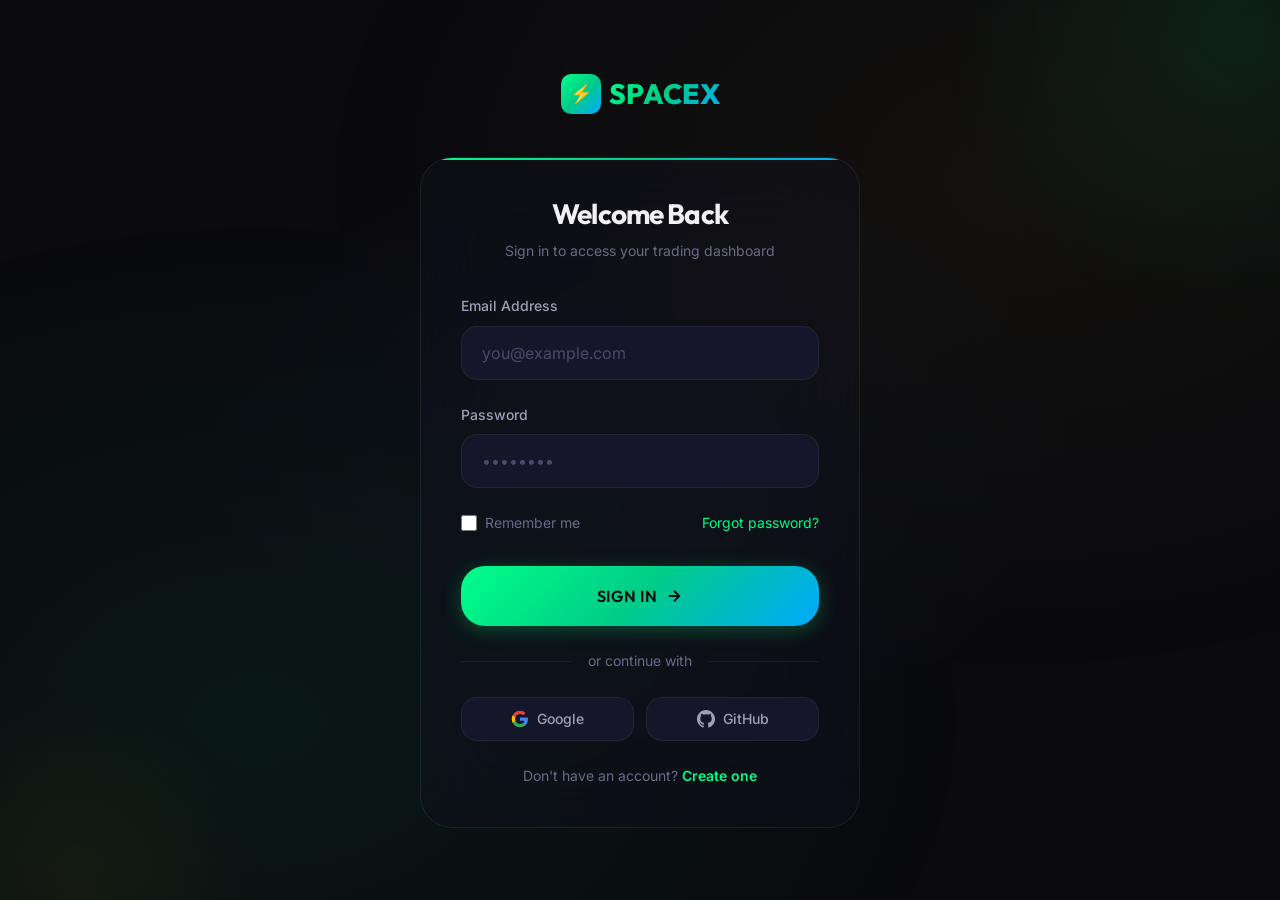
<file: admin.html>
<!DOCTYPE html>
<html lang="en" class="dark">
<head>
  <meta charset="UTF-8">
  <meta name="viewport" content="width=device-width, initial-scale=1.0">
  <title>SPACEX Admin — Platform Management</title>
  <meta name="description" content="Admin dashboard for SPACEX Trading Academy.">
  
  <link rel="preconnect" href="https://fonts.googleapis.com">
  <link rel="preconnect" href="https://fonts.gstatic.com" crossorigin>
  <link href="https://fonts.googleapis.com/css2?family=Inter:wght@400;500;600;700&family=Outfit:wght@500;700;800;900&display=swap" rel="stylesheet">
  
  <link rel="stylesheet" href="css/variables.css">
  <link rel="stylesheet" href="css/base.css">
  <link rel="stylesheet" href="css/components.css">
  <link rel="stylesheet" href="css/dashboard.css">
  <link rel="stylesheet" href="css/admin.css">
  <link rel="stylesheet" href="css/responsive.css">
  
  <link rel="icon" type="image/svg+xml" href="data:image/svg+xml,<svg xmlns='http://www.w3.org/2000/svg' viewBox='0 0 32 32'><rect width='32' height='32' rx='8' fill='%2300FF88'/><text x='50%25' y='55%25' dominant-baseline='middle' text-anchor='middle' font-family='Arial' font-weight='bold' font-size='18' fill='%230a0a0f'>S</text></svg>">
</head>
<body>
  
  <!-- Toast Notifications -->
  <div id="toastContainer" class="toast-container"></div>

  <div class="dashboard-layout admin-layout">
    
    <!-- Sidebar -->
    <aside class="dashboard-sidebar">
      <div class="sidebar-logo">
        <a href="index.html" class="navbar-logo" style="font-size: 20px;">
          <div class="logo-icon">
            <svg width="20" height="20" viewBox="0 0 24 24" fill="none" stroke="#0a0a0f" stroke-width="2.5" stroke-linecap="round" stroke-linejoin="round">
              <path d="M13 2L3 14h9l-1 8 10-12h-9l1-8z"/>
            </svg>
          </div>
          <span>SPACEX <small style="font-size:10px; color:var(--color-neon); display:block; line-height:1;">ADMIN PANEL</small></span>
        </a>
      </div>

      <nav class="sidebar-nav">
        <a href="#overview" class="sidebar-link active" data-section="adminOverview">
          <div class="link-icon">
            <svg width="18" height="18" viewBox="0 0 24 24" fill="none" stroke="currentColor" stroke-width="2"><rect x="3" y="3" width="7" height="7"></rect><rect x="14" y="3" width="7" height="7"></rect><rect x="14" y="14" width="7" height="7"></rect><rect x="3" y="14" width="7" height="7"></rect></svg>
          </div>
          Overview
        </a>
        <a href="#upload" class="sidebar-link" data-section="adminUploadMenu">
          <div class="link-icon">
            <svg width="18" height="18" viewBox="0 0 24 24" fill="none" stroke="currentColor" stroke-width="2"><path d="M21 15v4a2 2 0 0 1-2 2H5a2 2 0 0 1-2-2v-4"></path><polyline points="17 8 12 3 7 8"></polyline><line x1="12" y1="3" x2="12" y2="15"></line></svg>
          </div>
          Upload Center
        </a>
      </nav>

      <div class="sidebar-user">
        <div class="sidebar-user-avatar">A</div>
        <div class="sidebar-user-info">
          <h6>Admin User</h6>
          <p id="adminEmailDisplay">Loading...</p>
        </div>
        <button id="logoutBtn" title="Log Out" style="background:none;border:none;color:var(--color-text-tertiary);cursor:pointer;padding:4px;">
          <svg width="16" height="16" viewBox="0 0 24 24" fill="none" stroke="currentColor" stroke-width="2"><path d="M9 21H5a2 2 0 0 1-2-2V5a2 2 0 0 1 2-2h4"></path><polyline points="16 17 21 12 16 7"></polyline><line x1="21" y1="12" x2="9" y2="12"></line></svg>
        </button>
      </div>
    </aside>

    <!-- Main Content -->
    <main class="dashboard-main admin-main">
      
      <!-- Loading Overlay -->
      <div id="adminLoader" style="position:fixed;inset:0;background:var(--color-bg-primary);z-index:99;display:flex;align-items:center;justify-content:center;">
        <div class="spinner"></div>
      </div>

      <!-- SECTION: Overview -->
      <div class="dash-content-section active" id="adminOverview">
        <div class="dashboard-topbar">
          <h2>Admin <span class="text-gradient">Overview</span></h2>
        </div>

        <div class="dashboard-stats" id="adminStatsGrid">
          <!-- Populated by JS -->
        </div>

        <div class="glass-card">
          <h3 style="margin-bottom: var(--space-4);">Recent Transactions</h3>
          <div class="admin-table-container">
            <table class="admin-table" id="recentPurchasesTable">
              <thead>
                <tr>
                  <th>Date</th>
                  <th>User</th>
                  <th>Course</th>
                  <th>Amount</th>
                  <th>Status</th>
                </tr>
              </thead>
              <tbody>
                <!-- Populated by JS -->
              </tbody>
            </table>
          </div>
        </div>
      </div>

      <!-- SECTION: Upload Center -->
      <div class="dash-content-section" id="adminUploadMenu" style="display:none;">
        <div class="dashboard-topbar">
          <h2>Upload <span class="text-gradient">Center</span></h2>
        </div>

        <div class="glass-card" style="margin-bottom: var(--space-6);">
          <h3 style="margin-bottom: var(--space-2);">Upload Course Content</h3>
          <p style="color:var(--color-text-tertiary);margin-bottom: var(--space-6);">Drag and drop MP4 video files directly here to securely host them on the SPACEX server. Max 500MB.</p>
          
          <div class="upload-zone" id="dropZone">
            <input type="file" id="fileInput" style="display:none;" accept="video/mp4,video/webm,image/jpeg,image/png,application/pdf">
            <div class="upload-icon">
              <svg width="48" height="48" viewBox="0 0 24 24" fill="none" stroke="currentColor" stroke-width="2"><path d="M21 15v4a2 2 0 0 1-2 2H5a2 2 0 0 1-2-2v-4"></path><polyline points="17 8 12 3 7 8"></polyline><line x1="12" y1="3" x2="12" y2="15"></line></svg>
            </div>
            <h4 class="upload-text">Click to browse or drag file here</h4>
            <span class="upload-subtext">MP4, WebM, PDF, JPG, PNG</span>
            
            <div class="upload-progress" id="uploadProgress">
              <div class="upload-progress-bar">
                <div class="upload-progress-fill" id="uploadProgressBar"></div>
              </div>
              <div class="upload-progress-text" id="uploadProgressText">0% Complete</div>
            </div>
          </div>
        </div>

        <!-- Add Link to Course Form -->
        <div class="glass-card" id="lessonLinkForm" style="display:none; transition: all 0.3s ease;">
          <h3 style="margin-bottom: var(--space-4);">Link File to Course</h3>
          <p id="uploadedFilePathDisplay" style="margin-bottom: var(--space-4); font-family: monospace; color: var(--color-neon); background: rgba(0,255,136,0.1); padding: 8px; border-radius: 4px; font-size: 12px;"></p>
          
          <form id="adminLessonForm">
            <input type="hidden" id="uploadedFileUrl">
            <input type="hidden" id="uploadedFileDuration">
            
            <div class="admin-form-group">
              <label>Course Name</label>
              <select id="lessonCourseId" required>
                <!-- Usually dynamically fetched, hardcoding demo course ID for MVP -->
                <option value="1">SPACEX Complete Trading System</option>
              </select>
            </div>
            
            <div style="display:grid; grid-template-columns: 1fr 1fr; gap: var(--space-4);">
              <div class="admin-form-group">
                <label>Module Name</label>
                <input type="text" id="lessonModuleName" placeholder="e.g. Module 3 — Market Execution" required>
              </div>
              <div class="admin-form-group">
                <label>Lesson Title</label>
                <input type="text" id="lessonTitle" placeholder="e.g. Entering a Trade" required>
              </div>
            </div>

            <div class="admin-form-group">
              <label>Short Description (Optional)</label>
              <textarea id="lessonDesc" rows="3" placeholder="Explain the key takeaways of this lesson..."></textarea>
            </div>

            <button type="submit" class="btn btn-primary" style="width:100%; border:none;">Create Lesson with Video URL</button>
          </form>
        </div>

      </div>

    </main>
  </div>

  <script src="js/api.js"></script>
  <script src="js/auth.js"></script>
  <script src="js/admin.js"></script>
</body>
</html>
</file>
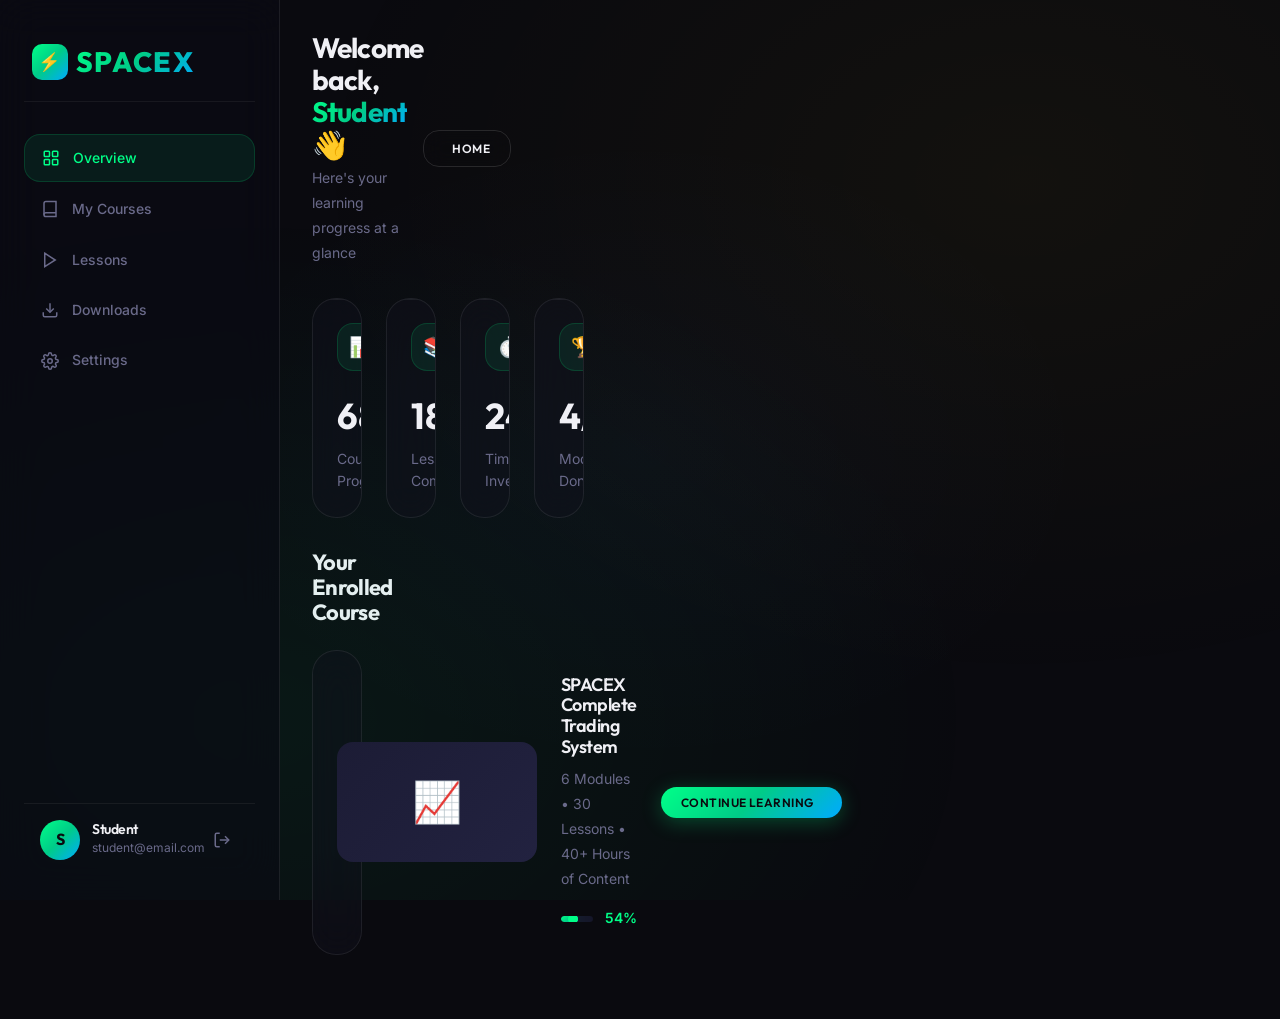
<file: dashboard.html>
<!DOCTYPE html>
<html lang="en">
<head>
  <meta charset="UTF-8">
  <meta name="viewport" content="width=device-width, initial-scale=1.0">
  <meta name="description" content="SPACEX Trading Academy Dashboard — Access your courses, track progress, and download resources.">
  <meta name="theme-color" content="#0a0a0f">
  <title>Dashboard — SPACEX Trading Academy</title>
  <link rel="stylesheet" href="css/variables.css">
  <link rel="stylesheet" href="css/base.css">
  <link rel="stylesheet" href="css/animations.css">
  <link rel="stylesheet" href="css/components.css">
  <link rel="stylesheet" href="css/dashboard.css">
  <link rel="stylesheet" href="css/video-player.css">
  <link rel="stylesheet" href="css/responsive.css">
  <link rel="icon" type="image/svg+xml" href="data:image/svg+xml,<svg xmlns='http://www.w3.org/2000/svg' viewBox='0 0 32 32'><rect width='32' height='32' rx='8' fill='%2300FF88'/><text x='50%25' y='55%25' dominant-baseline='middle' text-anchor='middle' font-family='Arial' font-weight='bold' font-size='18' fill='%230a0a0f'>S</text></svg>">
</head>
<body>
  <div class="dashboard-layout">

    <!-- ============ SIDEBAR ============ -->
    <aside class="dashboard-sidebar">
      <div class="sidebar-logo">
        <a href="index.html" class="navbar-logo">
          <div class="logo-icon">⚡</div>
          <span>SPACEX</span>
        </a>
      </div>

      <nav class="sidebar-nav">
        <a class="sidebar-link active" data-section="dashOverview">
          <span class="link-icon">
            <svg width="18" height="18" viewBox="0 0 24 24" fill="none" stroke="currentColor" stroke-width="2"><rect x="3" y="3" width="7" height="7" rx="1"/><rect x="14" y="3" width="7" height="7" rx="1"/><rect x="3" y="14" width="7" height="7" rx="1"/><rect x="14" y="14" width="7" height="7" rx="1"/></svg>
          </span>
          Overview
        </a>

        <a class="sidebar-link" data-section="dashCourses">
          <span class="link-icon">
            <svg width="18" height="18" viewBox="0 0 24 24" fill="none" stroke="currentColor" stroke-width="2"><path d="M4 19.5A2.5 2.5 0 0 1 6.5 17H20"/><path d="M6.5 2H20v20H6.5A2.5 2.5 0 0 1 4 19.5v-15A2.5 2.5 0 0 1 6.5 2z"/></svg>
          </span>
          My Courses
        </a>

        <a class="sidebar-link" data-section="dashLessons">
          <span class="link-icon">
            <svg width="18" height="18" viewBox="0 0 24 24" fill="none" stroke="currentColor" stroke-width="2"><polygon points="5 3 19 12 5 21 5 3"/></svg>
          </span>
          Lessons
        </a>

        <a class="sidebar-link" data-section="dashDownloads">
          <span class="link-icon">
            <svg width="18" height="18" viewBox="0 0 24 24" fill="none" stroke="currentColor" stroke-width="2"><path d="M21 15v4a2 2 0 0 1-2 2H5a2 2 0 0 1-2-2v-4"/><polyline points="7 10 12 15 17 10"/><line x1="12" y1="15" x2="12" y2="3"/></svg>
          </span>
          Downloads
        </a>

        <a class="sidebar-link" data-section="dashSettings">
          <span class="link-icon">
            <svg width="18" height="18" viewBox="0 0 24 24" fill="none" stroke="currentColor" stroke-width="2"><circle cx="12" cy="12" r="3"/><path d="M19.4 15a1.65 1.65 0 0 0 .33 1.82l.06.06a2 2 0 0 1 0 2.83 2 2 0 0 1-2.83 0l-.06-.06a1.65 1.65 0 0 0-1.82-.33 1.65 1.65 0 0 0-1 1.51V21a2 2 0 0 1-2 2 2 2 0 0 1-2-2v-.09A1.65 1.65 0 0 0 9 19.4a1.65 1.65 0 0 0-1.82.33l-.06.06a2 2 0 0 1-2.83 0 2 2 0 0 1 0-2.83l.06-.06A1.65 1.65 0 0 0 4.68 15a1.65 1.65 0 0 0-1.51-1H3a2 2 0 0 1-2-2 2 2 0 0 1 2-2h.09A1.65 1.65 0 0 0 4.6 9a1.65 1.65 0 0 0-.33-1.82l-.06-.06a2 2 0 0 1 0-2.83 2 2 0 0 1 2.83 0l.06.06A1.65 1.65 0 0 0 9 4.68a1.65 1.65 0 0 0 1-1.51V3a2 2 0 0 1 2-2 2 2 0 0 1 2 2v.09a1.65 1.65 0 0 0 1 1.51 1.65 1.65 0 0 0 1.82-.33l.06-.06a2 2 0 0 1 2.83 0 2 2 0 0 1 0 2.83l-.06.06a1.65 1.65 0 0 0-.33 1.82V9a1.65 1.65 0 0 0 1.51 1H21a2 2 0 0 1 2 2 2 2 0 0 1-2 2h-.09a1.65 1.65 0 0 0-1.51 1z"/></svg>
          </span>
          Settings
        </a>
      </nav>

      <div class="sidebar-user">
        <div class="sidebar-user-avatar">S</div>
        <div class="sidebar-user-info">
          <h6>Student</h6>
          <p>student@email.com</p>
        </div>
        <button id="logoutBtn" style="color:var(--color-text-tertiary);margin-left:auto;padding:var(--space-2);cursor:pointer;" title="Logout">
          <svg width="18" height="18" viewBox="0 0 24 24" fill="none" stroke="currentColor" stroke-width="2"><path d="M9 21H5a2 2 0 0 1-2-2V5a2 2 0 0 1 2-2h4"/><polyline points="16 17 21 12 16 7"/><line x1="21" y1="12" x2="9" y2="12"/></svg>
        </button>
      </div>
    </aside>


    <!-- ============ MAIN CONTENT ============ -->
    <main class="dashboard-main">

      <!-- ---- OVERVIEW SECTION ---- -->
      <div class="dash-content-section" id="dashOverview">
        <div class="dashboard-topbar">
          <div>
            <h2>Welcome back, <span class="text-gradient dashboard-welcome-name">Student</span> 👋</h2>
            <p style="color:var(--color-text-tertiary);font-size:var(--text-sm);margin-top:var(--space-1);">Here's your learning progress at a glance</p>
          </div>
          <div class="dashboard-topbar-actions">
            <a href="index.html" class="btn btn-secondary btn-sm">
              <svg width="14" height="14" viewBox="0 0 24 24" fill="none" stroke="currentColor" stroke-width="2"><path d="M3 9l9-7 9 7v11a2 2 0 0 1-2 2H5a2 2 0 0 1-2-2z"/></svg>
              Home
            </a>
          </div>
        </div>

        <!-- Stats -->
        <div class="dashboard-stats">
          <div class="dash-stat-card">
            <div class="stat-icon">📊</div>
            <div class="stat-value">68%</div>
            <div class="stat-label">Course Progress</div>
          </div>
          <div class="dash-stat-card">
            <div class="stat-icon">📚</div>
            <div class="stat-value">18/30</div>
            <div class="stat-label">Lessons Completed</div>
          </div>
          <div class="dash-stat-card">
            <div class="stat-icon">⏱️</div>
            <div class="stat-value">24h</div>
            <div class="stat-label">Time Invested</div>
          </div>
          <div class="dash-stat-card">
            <div class="stat-icon">🏆</div>
            <div class="stat-value">4/6</div>
            <div class="stat-label">Modules Done</div>
          </div>
        </div>

        <!-- Current Course -->
        <div class="dashboard-courses">
          <h3>Your Enrolled Course</h3>
          <div class="course-card" style="margin-top:var(--space-4);">
            <div class="course-thumbnail" style="background:linear-gradient(135deg,var(--color-surface-2),var(--color-surface-3));display:flex;align-items:center;justify-content:center;">
              <span style="font-size:2.5rem;">📈</span>
            </div>
            <div class="course-info">
              <h4>SPACEX Complete Trading System</h4>
              <p>6 Modules • 30 Lessons • 40+ Hours of Content</p>
              <div class="course-progress-info">
                <div class="progress-bar" style="max-width:300px;">
                  <div class="progress-bar-fill" style="width:68%;"></div>
                </div>
                <span class="progress-percentage" style="color:var(--color-neon);font-weight:600;">68%</span>
              </div>
            </div>
            <div class="course-actions">
              <button class="btn btn-primary btn-sm" onclick="document.querySelector('[data-section=dashLessons]').click();">
                Continue Learning
                <svg width="14" height="14" viewBox="0 0 24 24" fill="none" stroke="currentColor" stroke-width="2.5"><path d="M5 12h14M12 5l7 7-7 7"/></svg>
              </button>
            </div>
          </div>
        </div>
      </div>


      <!-- ---- COURSES SECTION ---- -->
      <div class="dash-content-section" id="dashCourses" style="display:none;">
        <div class="dashboard-topbar">
          <h2>My <span class="text-gradient">Courses</span></h2>
        </div>
        <div class="course-card" style="margin-top:var(--space-4);">
          <div class="course-thumbnail" style="background:linear-gradient(135deg,var(--color-surface-2),var(--color-surface-3));display:flex;align-items:center;justify-content:center;">
            <span style="font-size:2.5rem;">📈</span>
          </div>
          <div class="course-info">
            <h4>SPACEX Complete Trading System</h4>
            <p>Master the markets with a proven, rules-based trading system.</p>
            <div class="course-progress-info">
              <div class="progress-bar" style="max-width:300px;">
                <div class="progress-bar-fill" style="width:68%;"></div>
              </div>
              <span style="color:var(--color-neon);font-weight:600;">68%</span>
            </div>
          </div>
          <div class="course-actions">
            <button class="btn btn-primary btn-sm" onclick="document.querySelector('[data-section=dashLessons]').click();">Continue</button>
          </div>
        </div>
      </div>


      <!-- ---- LESSONS SECTION ---- -->
      <div class="dash-content-section" id="dashLessons" style="display:none;">
        <div class="dashboard-topbar">
          <h2>Course <span class="text-gradient">Lessons</span></h2>
          <div>
            <span class="completed-count" style="color:var(--color-text-tertiary);font-size:var(--text-sm);">18/30 Lessons</span>
          </div>
        </div>

        <!-- Video Player -->
        <div class="video-player">
          <!-- Custom video player renders here via JS -->
        </div>

        <!-- Lesson List -->
        <div class="lessons-section">
          <h4 style="margin-bottom:var(--space-4);">Module 1 — Market Foundations</h4>
          <div class="lesson-list">
            <div class="lesson-item completed" data-lesson-id="1">
              <div class="lesson-check">
                <svg width="14" height="14" viewBox="0 0 24 24" fill="none" stroke="currentColor" stroke-width="3"><polyline points="20 6 9 17 4 12"/></svg>
              </div>
              <div class="lesson-info">
                <h6>How Markets Actually Work</h6>
                <p>Market structure fundamentals</p>
              </div>
              <span class="lesson-duration">18:30</span>
            </div>
            <div class="lesson-item completed" data-lesson-id="2">
              <div class="lesson-check">
                <svg width="14" height="14" viewBox="0 0 24 24" fill="none" stroke="currentColor" stroke-width="3"><polyline points="20 6 9 17 4 12"/></svg>
              </div>
              <div class="lesson-info">
                <h6>Market Structure: Trends & Ranges</h6>
                <p>Identifying trend phases</p>
              </div>
              <span class="lesson-duration">24:15</span>
            </div>
            <div class="lesson-item completed" data-lesson-id="3">
              <div class="lesson-check">
                <svg width="14" height="14" viewBox="0 0 24 24" fill="none" stroke="currentColor" stroke-width="3"><polyline points="20 6 9 17 4 12"/></svg>
              </div>
              <div class="lesson-info">
                <h6>Liquidity & Order Flow</h6>
                <p>Institutional footprints</p>
              </div>
              <span class="lesson-duration">31:42</span>
            </div>
            <div class="lesson-item completed" data-lesson-id="4">
              <div class="lesson-check">
                <svg width="14" height="14" viewBox="0 0 24 24" fill="none" stroke="currentColor" stroke-width="3"><polyline points="20 6 9 17 4 12"/></svg>
              </div>
              <div class="lesson-info">
                <h6>Chart Setup & Configuration</h6>
                <p>Professional workspace setup</p>
              </div>
              <span class="lesson-duration">15:20</span>
            </div>
            <div class="lesson-item completed" data-lesson-id="5">
              <div class="lesson-check">
                <svg width="14" height="14" viewBox="0 0 24 24" fill="none" stroke="currentColor" stroke-width="3"><polyline points="20 6 9 17 4 12"/></svg>
              </div>
              <div class="lesson-info">
                <h6>Reading Price Like a Pro</h6>
                <p>Advanced price reading techniques</p>
              </div>
              <span class="lesson-duration">28:10</span>
            </div>
          </div>

          <h4 style="margin-top:var(--space-8);margin-bottom:var(--space-4);">Module 2 — Price Action Mastery</h4>
          <div class="lesson-list">
            <div class="lesson-item completed" data-lesson-id="6">
              <div class="lesson-check">
                <svg width="14" height="14" viewBox="0 0 24 24" fill="none" stroke="currentColor" stroke-width="3"><polyline points="20 6 9 17 4 12"/></svg>
              </div>
              <div class="lesson-info">
                <h6>Candlestick Psychology</h6>
                <p>What each pattern truly means</p>
              </div>
              <span class="lesson-duration">26:45</span>
            </div>
            <div class="lesson-item completed" data-lesson-id="7">
              <div class="lesson-check">
                <svg width="14" height="14" viewBox="0 0 24 24" fill="none" stroke="currentColor" stroke-width="3"><polyline points="20 6 9 17 4 12"/></svg>
              </div>
              <div class="lesson-info">
                <h6>Support & Resistance Levels</h6>
                <p>Dynamic and static levels</p>
              </div>
              <span class="lesson-duration">33:20</span>
            </div>
            <div class="lesson-item active" data-lesson-id="8">
              <div class="lesson-check"></div>
              <div class="lesson-info">
                <h6>Chart Patterns That Work</h6>
                <p>Proven patterns for entries</p>
              </div>
              <span class="lesson-duration">29:55</span>
            </div>
            <div class="lesson-item" data-lesson-id="9">
              <div class="lesson-check"></div>
              <div class="lesson-info">
                <h6>Multi-Timeframe Analysis</h6>
                <p>Framework for TF alignment</p>
              </div>
              <span class="lesson-duration">35:10</span>
            </div>
            <div class="lesson-item" data-lesson-id="10">
              <div class="lesson-check"></div>
              <div class="lesson-info">
                <h6>Live Market Analysis (Part 1)</h6>
                <p>Real-time chart analysis session</p>
              </div>
              <span class="lesson-duration">45:30</span>
            </div>
          </div>

          <h4 style="margin-top:var(--space-8);margin-bottom:var(--space-4);">Module 3 — The SPACEX Entry System</h4>
          <div class="lesson-list">
            <div class="lesson-item" data-lesson-id="11">
              <div class="lesson-check"></div>
              <div class="lesson-info">
                <h6>The 5-Point Entry Checklist</h6>
                <p>Complete entry criteria</p>
              </div>
              <span class="lesson-duration">22:00</span>
            </div>
            <div class="lesson-item" data-lesson-id="12">
              <div class="lesson-check"></div>
              <div class="lesson-info">
                <h6>Confirmation vs. Anticipation</h6>
                <p>When to enter and when to wait</p>
              </div>
              <span class="lesson-duration">19:40</span>
            </div>
            <div class="lesson-item" data-lesson-id="13">
              <div class="lesson-check"></div>
              <div class="lesson-info">
                <h6>Stop Loss Placement Science</h6>
                <p>Optimal SL positioning</p>
              </div>
              <span class="lesson-duration">27:15</span>
            </div>
          </div>
        </div>
      </div>


      <!-- ---- DOWNLOADS SECTION ---- -->
      <div class="dash-content-section" id="dashDownloads" style="display:none;">
        <div class="dashboard-topbar">
          <h2>Downloadable <span class="text-gradient">Resources</span></h2>
        </div>
        <div class="downloads-grid" style="margin-top:var(--space-6);">
          <div class="download-item">
            <div class="download-icon">📋</div>
            <div class="download-info">
              <h6>SPACEX Entry Checklist</h6>
              <p>PDF • 245 KB</p>
            </div>
          </div>
          <div class="download-item">
            <div class="download-icon">📊</div>
            <div class="download-info">
              <h6>Risk Calculator Spreadsheet</h6>
              <p>XLSX • 128 KB</p>
            </div>
          </div>
          <div class="download-item">
            <div class="download-icon">📓</div>
            <div class="download-info">
              <h6>Trading Journal Template</h6>
              <p>PDF • 320 KB</p>
            </div>
          </div>
          <div class="download-item">
            <div class="download-icon">📈</div>
            <div class="download-info">
              <h6>Chart Patterns Cheatsheet</h6>
              <p>PDF • 1.2 MB</p>
            </div>
          </div>
          <div class="download-item">
            <div class="download-icon">🧠</div>
            <div class="download-info">
              <h6>Psychology Workbook</h6>
              <p>PDF • 890 KB</p>
            </div>
          </div>
          <div class="download-item">
            <div class="download-icon">⚙️</div>
            <div class="download-info">
              <h6>Daily Routine Checklist</h6>
              <p>PDF • 156 KB</p>
            </div>
          </div>
        </div>
      </div>


      <!-- ---- SETTINGS SECTION ---- -->
      <div class="dash-content-section" id="dashSettings" style="display:none;">
        <div class="dashboard-topbar">
          <h2>Account <span class="text-gradient">Settings</span></h2>
        </div>
        <div class="glass-card-static" style="max-width:600px;margin-top:var(--space-6);">
          <h4 style="margin-bottom:var(--space-6);">Profile Information</h4>
          <form>
            <div class="form-group">
              <label class="form-label" for="settingsName">Full Name</label>
              <input type="text" id="settingsName" class="form-input" value="Student" placeholder="Your name">
            </div>
            <div class="form-group">
              <label class="form-label" for="settingsEmail">Email</label>
              <input type="email" id="settingsEmail" class="form-input" value="student@email.com" placeholder="Your email" disabled style="opacity:0.6;">
            </div>
            <button type="button" class="btn btn-primary btn-sm">Save Changes</button>
          </form>

          <hr style="border:none;border-top:1px solid var(--color-border);margin:var(--space-8) 0;">

          <h4 style="margin-bottom:var(--space-6);">Change Password</h4>
          <form>
            <div class="form-group">
              <label class="form-label" for="currentPassword">Current Password</label>
              <input type="password" id="currentPassword" class="form-input" placeholder="••••••••">
            </div>
            <div class="form-group">
              <label class="form-label" for="newPassword">New Password</label>
              <input type="password" id="newPassword" class="form-input" placeholder="Min. 8 characters">
            </div>
            <button type="button" class="btn btn-secondary btn-sm">Update Password</button>
          </form>
        </div>
      </div>

    </main>

    <!-- Mobile Sidebar Toggle -->
    <button class="sidebar-toggle-mobile" aria-label="Toggle sidebar">
      <svg width="24" height="24" viewBox="0 0 24 24" fill="none" stroke="currentColor" stroke-width="2"><line x1="3" y1="12" x2="21" y2="12"/><line x1="3" y1="6" x2="21" y2="6"/><line x1="3" y1="18" x2="21" y2="18"/></svg>
    </button>
  </div>

  <script src="js/api.js"></script>
  <script src="js/auth.js"></script>
  <script src="js/payment.js"></script>
  <script src="js/video-player.js"></script>
  <script src="js/dashboard.js"></script>
</body>
</html>
</file>
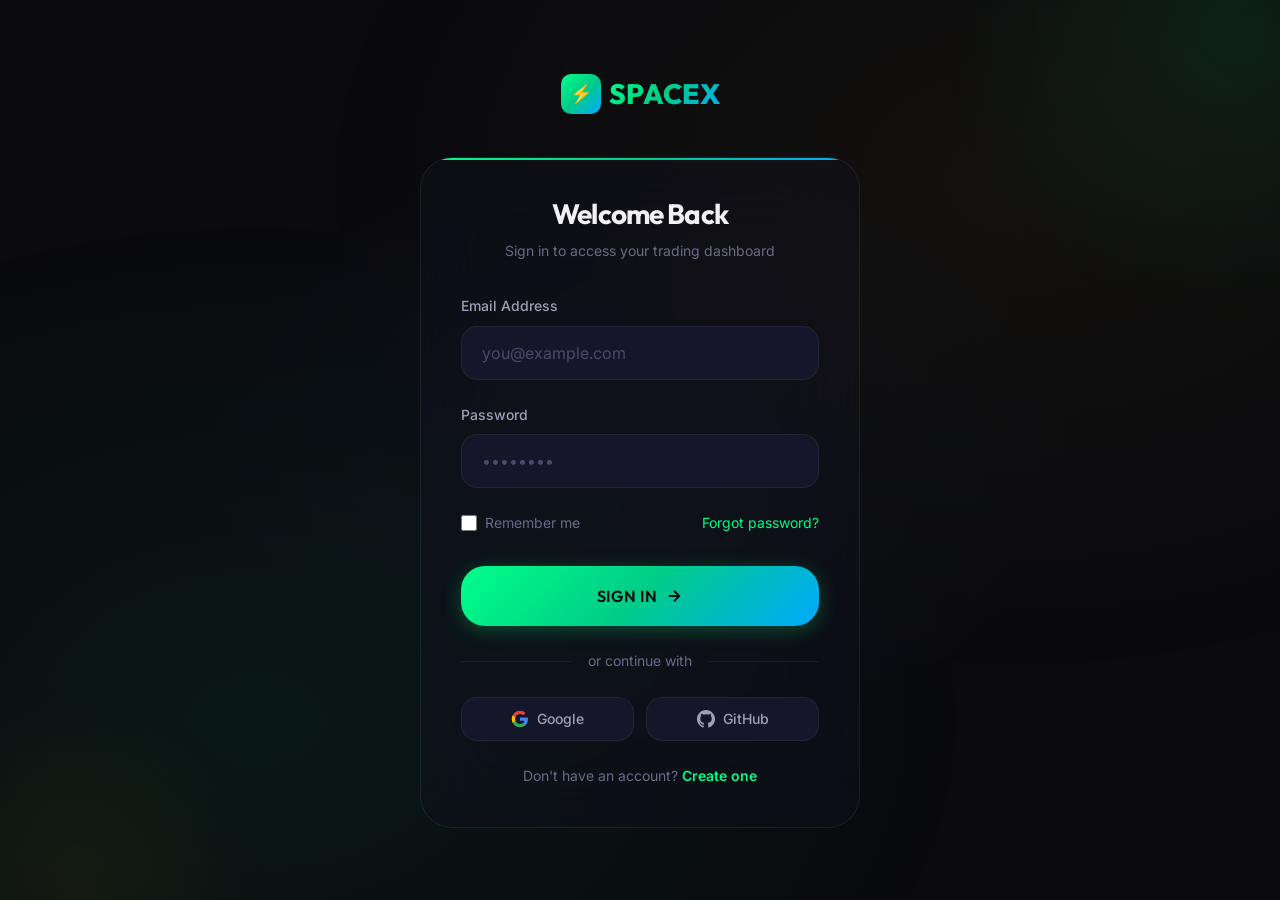
<file: login.html>
<!DOCTYPE html>
<html lang="en">
<head>
  <meta charset="UTF-8">
  <meta name="viewport" content="width=device-width, initial-scale=1.0">
  <meta name="description" content="Sign in to your SPACEX Trading Academy account to access your courses and dashboard.">
  <meta name="theme-color" content="#0a0a0f">
  <title>Sign In — SPACEX Trading Academy</title>
  <link rel="stylesheet" href="css/variables.css">
  <link rel="stylesheet" href="css/base.css">
  <link rel="stylesheet" href="css/animations.css">
  <link rel="stylesheet" href="css/components.css">
  <link rel="stylesheet" href="css/responsive.css">
  <link rel="icon" type="image/svg+xml" href="data:image/svg+xml,<svg xmlns='http://www.w3.org/2000/svg' viewBox='0 0 32 32'><rect width='32' height='32' rx='8' fill='%2300FF88'/><text x='50%25' y='55%25' dominant-baseline='middle' text-anchor='middle' font-family='Arial' font-weight='bold' font-size='18' fill='%230a0a0f'>S</text></svg>">
  <style>
    .auth-page {
      min-height: 100vh;
      display: flex;
      align-items: center;
      justify-content: center;
      padding: var(--space-6);
      position: relative;
      overflow: hidden;
    }
    .auth-page::before {
      content: '';
      position: absolute;
      top: -30%;
      right: -20%;
      width: 600px;
      height: 600px;
      background: radial-gradient(circle, rgba(0,255,136,0.08) 0%, transparent 70%);
      border-radius: 50%;
      pointer-events: none;
    }
    .auth-page::after {
      content: '';
      position: absolute;
      bottom: -20%;
      left: -10%;
      width: 400px;
      height: 400px;
      background: radial-gradient(circle, rgba(255,215,0,0.05) 0%, transparent 70%);
      border-radius: 50%;
      pointer-events: none;
    }
    .auth-card {
      width: 100%;
      max-width: 440px;
      position: relative;
      z-index: 2;
    }
    .auth-logo {
      text-align: center;
      margin-bottom: var(--space-10);
    }
    .auth-logo a {
      display: inline-flex;
      align-items: center;
      gap: var(--space-2);
      font-family: var(--font-heading);
      font-size: var(--text-2xl);
      font-weight: var(--font-weight-extrabold);
      color: var(--color-text-primary);
    }
    .auth-logo .logo-icon {
      width: 40px;
      height: 40px;
      background: var(--gradient-neon);
      border-radius: var(--radius-md);
      display: flex;
      align-items: center;
      justify-content: center;
      font-size: var(--text-lg);
    }
    .auth-logo span {
      background: var(--gradient-neon);
      -webkit-background-clip: text;
      -webkit-text-fill-color: transparent;
      background-clip: text;
    }
    .auth-form-card {
      background: var(--glass-bg);
      backdrop-filter: blur(var(--glass-blur-lg));
      -webkit-backdrop-filter: blur(var(--glass-blur-lg));
      border: var(--glass-border);
      border-radius: var(--radius-2xl);
      padding: var(--space-10);
      position: relative;
      overflow: hidden;
    }
    .auth-form-card::before {
      content: '';
      position: absolute;
      top: 0;
      left: 0;
      right: 0;
      height: 2px;
      background: var(--gradient-neon);
    }
    .auth-title {
      text-align: center;
      margin-bottom: var(--space-2);
      font-size: var(--text-2xl);
    }
    .auth-subtitle {
      text-align: center;
      color: var(--color-text-tertiary);
      font-size: var(--text-sm);
      margin-bottom: var(--space-8);
    }
    .auth-form .btn {
      width: 100%;
      margin-top: var(--space-4);
    }
    .auth-footer {
      text-align: center;
      margin-top: var(--space-6);
      font-size: var(--text-sm);
      color: var(--color-text-tertiary);
    }
    .auth-footer a {
      color: var(--color-neon);
      font-weight: var(--font-weight-semibold);
    }
    .form-row {
      display: flex;
      align-items: center;
      justify-content: space-between;
      margin-bottom: var(--space-4);
    }
    .form-row label {
      display: flex;
      align-items: center;
      gap: var(--space-2);
      font-size: var(--text-sm);
      color: var(--color-text-tertiary);
      cursor: pointer;
    }
    .form-row a {
      font-size: var(--text-sm);
      color: var(--color-neon);
    }
    .form-checkbox {
      width: 16px;
      height: 16px;
      accent-color: var(--color-neon);
    }
    .social-login {
      display: flex;
      gap: var(--space-3);
      margin-top: var(--space-6);
    }
    .social-btn {
      flex: 1;
      padding: var(--space-3) var(--space-4);
      background: var(--color-surface-1);
      border: 1px solid var(--color-border);
      border-radius: var(--radius-lg);
      color: var(--color-text-secondary);
      font-size: var(--text-sm);
      font-weight: var(--font-weight-medium);
      display: flex;
      align-items: center;
      justify-content: center;
      gap: var(--space-2);
      cursor: pointer;
      transition: all var(--duration-normal) var(--ease-smooth);
    }
    .social-btn:hover {
      background: var(--color-surface-2);
      border-color: var(--color-border-hover);
      transform: translateY(-2px);
    }
  </style>
</head>
<body>
  <div class="auth-page">
    <div class="auth-card">
      <div class="auth-logo">
        <a href="index.html">
          <div class="logo-icon">⚡</div>
          <span>SPACEX</span>
        </a>
      </div>

      <div class="auth-form-card">
        <h2 class="auth-title">Welcome Back</h2>
        <p class="auth-subtitle">Sign in to access your trading dashboard</p>

        <form class="auth-form" id="loginForm" novalidate>
          <div class="form-group">
            <label class="form-label" for="loginEmail">Email Address</label>
            <input type="email" id="loginEmail" class="form-input" placeholder="you@example.com" required autocomplete="email">
          </div>

          <div class="form-group">
            <label class="form-label" for="loginPassword">Password</label>
            <input type="password" id="loginPassword" class="form-input" placeholder="••••••••" required autocomplete="current-password">
          </div>

          <div class="form-row">
            <label>
              <input type="checkbox" class="form-checkbox" id="rememberMe">
              Remember me
            </label>
            <a href="#">Forgot password?</a>
          </div>

          <button type="submit" class="btn btn-primary btn-lg" id="loginSubmit">
            Sign In
            <svg width="18" height="18" viewBox="0 0 24 24" fill="none" stroke="currentColor" stroke-width="2.5"><path d="M5 12h14M12 5l7 7-7 7"/></svg>
          </button>
        </form>

        <div class="divider-text" style="margin-top: var(--space-6);">or continue with</div>

        <div class="social-login">
          <button class="social-btn">
            <svg width="18" height="18" viewBox="0 0 24 24"><path d="M22.56 12.25c0-.78-.07-1.53-.2-2.25H12v4.26h5.92a5.06 5.06 0 0 1-2.2 3.32v2.77h3.57c2.08-1.92 3.28-4.74 3.28-8.1z" fill="#4285F4"/><path d="M12 23c2.97 0 5.46-.98 7.28-2.66l-3.57-2.77c-.98.66-2.23 1.06-3.71 1.06-2.86 0-5.29-1.93-6.16-4.53H2.18v2.84C3.99 20.53 7.7 23 12 23z" fill="#34A853"/><path d="M5.84 14.09c-.22-.66-.35-1.36-.35-2.09s.13-1.43.35-2.09V7.07H2.18C1.43 8.55 1 10.22 1 12s.43 3.45 1.18 4.93l2.85-2.22.81-.62z" fill="#FBBC05"/><path d="M12 5.38c1.62 0 3.06.56 4.21 1.64l3.15-3.15C17.45 2.09 14.97 1 12 1 7.7 1 3.99 3.47 2.18 7.07l3.66 2.84c.87-2.6 3.3-4.53 6.16-4.53z" fill="#EA4335"/></svg>
            Google
          </button>
          <button class="social-btn">
            <svg width="18" height="18" viewBox="0 0 24 24" fill="currentColor"><path d="M12 0c-6.626 0-12 5.373-12 12 0 5.302 3.438 9.8 8.207 11.387.599.111.793-.261.793-.577v-2.234c-3.338.726-4.033-1.416-4.033-1.416-.546-1.387-1.333-1.756-1.333-1.756-1.089-.745.083-.729.083-.729 1.205.084 1.839 1.237 1.839 1.237 1.07 1.834 2.807 1.304 3.492.997.107-.775.418-1.305.762-1.604-2.665-.305-5.467-1.334-5.467-5.931 0-1.311.469-2.381 1.236-3.221-.124-.303-.535-1.524.117-3.176 0 0 1.008-.322 3.301 1.23A11.509 11.509 0 0 1 12 5.803c1.02.005 2.047.138 3.006.404 2.291-1.552 3.297-1.23 3.297-1.23.653 1.653.242 2.874.118 3.176.77.84 1.235 1.911 1.235 3.221 0 4.609-2.807 5.624-5.479 5.921.43.372.823 1.102.823 2.222v3.293c0 .319.192.694.801.576C20.566 21.797 24 17.3 24 12c0-6.627-5.373-12-12-12z"/></svg>
            GitHub
          </button>
        </div>

        <div class="auth-footer">
          Don't have an account? <a href="register.html">Create one</a>
        </div>
      </div>
    </div>
  </div>

  <script src="js/auth.js"></script>
</body>
</html>
</file>
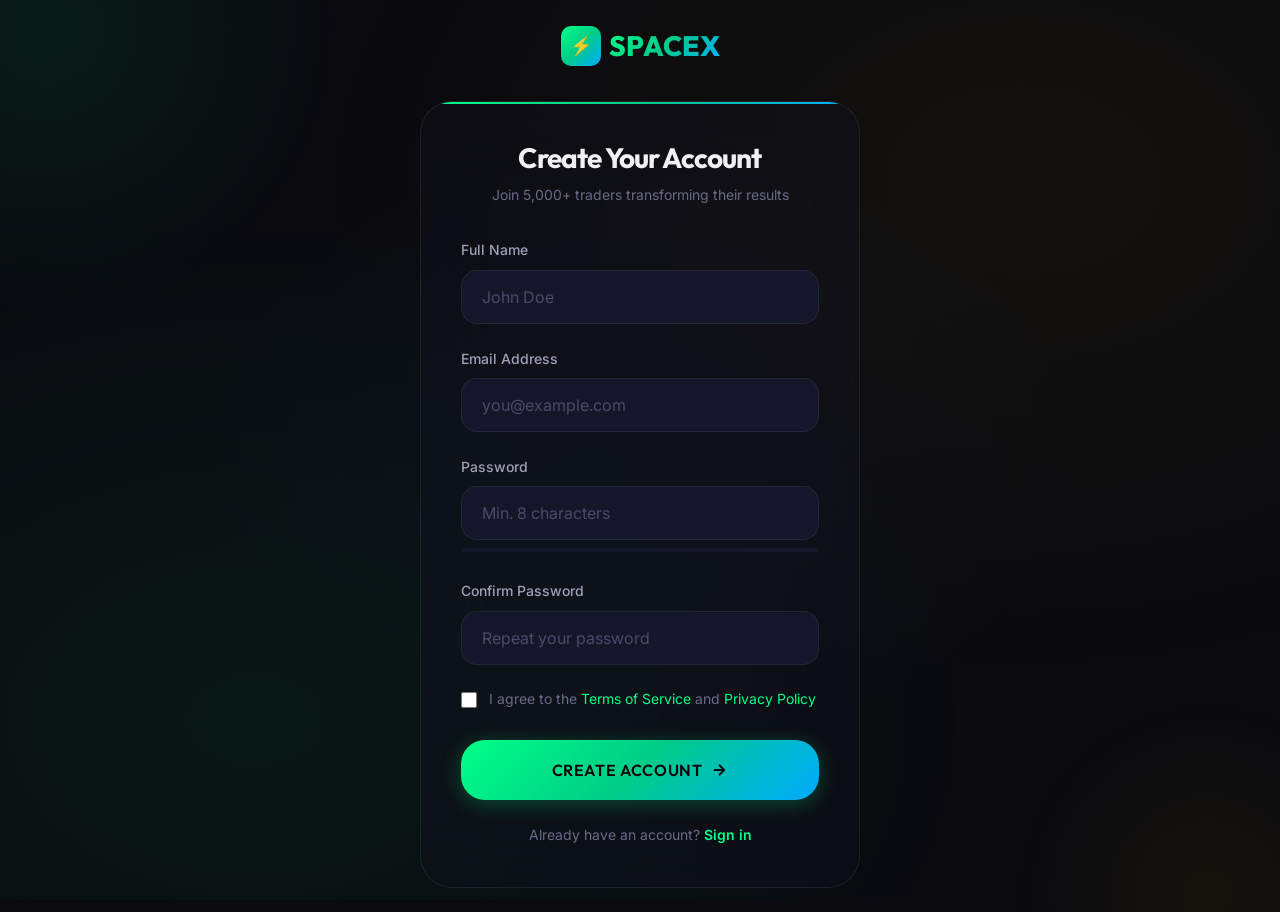
<file: register.html>
<!DOCTYPE html>
<html lang="en">
<head>
  <meta charset="UTF-8">
  <meta name="viewport" content="width=device-width, initial-scale=1.0">
  <meta name="description" content="Create your SPACEX Trading Academy account and start your journey to consistent trading.">
  <meta name="theme-color" content="#0a0a0f">
  <title>Create Account — SPACEX Trading Academy</title>
  <link rel="stylesheet" href="css/variables.css">
  <link rel="stylesheet" href="css/base.css">
  <link rel="stylesheet" href="css/animations.css">
  <link rel="stylesheet" href="css/components.css">
  <link rel="stylesheet" href="css/responsive.css">
  <link rel="icon" type="image/svg+xml" href="data:image/svg+xml,<svg xmlns='http://www.w3.org/2000/svg' viewBox='0 0 32 32'><rect width='32' height='32' rx='8' fill='%2300FF88'/><text x='50%25' y='55%25' dominant-baseline='middle' text-anchor='middle' font-family='Arial' font-weight='bold' font-size='18' fill='%230a0a0f'>S</text></svg>">
  <style>
    .auth-page {
      min-height: 100vh;
      display: flex;
      align-items: center;
      justify-content: center;
      padding: var(--space-6);
      position: relative;
      overflow: hidden;
    }
    .auth-page::before {
      content: '';
      position: absolute;
      top: -30%;
      left: -20%;
      width: 600px;
      height: 600px;
      background: radial-gradient(circle, rgba(0,255,136,0.08) 0%, transparent 70%);
      border-radius: 50%;
      pointer-events: none;
    }
    .auth-page::after {
      content: '';
      position: absolute;
      bottom: -20%;
      right: -10%;
      width: 400px;
      height: 400px;
      background: radial-gradient(circle, rgba(255,215,0,0.05) 0%, transparent 70%);
      border-radius: 50%;
      pointer-events: none;
    }
    .auth-card {
      width: 100%;
      max-width: 440px;
      position: relative;
      z-index: 2;
    }
    .auth-logo {
      text-align: center;
      margin-bottom: var(--space-8);
    }
    .auth-logo a {
      display: inline-flex;
      align-items: center;
      gap: var(--space-2);
      font-family: var(--font-heading);
      font-size: var(--text-2xl);
      font-weight: var(--font-weight-extrabold);
      color: var(--color-text-primary);
    }
    .auth-logo .logo-icon {
      width: 40px;
      height: 40px;
      background: var(--gradient-neon);
      border-radius: var(--radius-md);
      display: flex;
      align-items: center;
      justify-content: center;
      font-size: var(--text-lg);
    }
    .auth-logo span {
      background: var(--gradient-neon);
      -webkit-background-clip: text;
      -webkit-text-fill-color: transparent;
      background-clip: text;
    }
    .auth-form-card {
      background: var(--glass-bg);
      backdrop-filter: blur(var(--glass-blur-lg));
      -webkit-backdrop-filter: blur(var(--glass-blur-lg));
      border: var(--glass-border);
      border-radius: var(--radius-2xl);
      padding: var(--space-10);
      position: relative;
      overflow: hidden;
    }
    .auth-form-card::before {
      content: '';
      position: absolute;
      top: 0;
      left: 0;
      right: 0;
      height: 2px;
      background: var(--gradient-neon);
    }
    .auth-title {
      text-align: center;
      margin-bottom: var(--space-2);
      font-size: var(--text-2xl);
    }
    .auth-subtitle {
      text-align: center;
      color: var(--color-text-tertiary);
      font-size: var(--text-sm);
      margin-bottom: var(--space-8);
    }
    .auth-form .btn {
      width: 100%;
      margin-top: var(--space-4);
    }
    .auth-footer {
      text-align: center;
      margin-top: var(--space-6);
      font-size: var(--text-sm);
      color: var(--color-text-tertiary);
    }
    .auth-footer a {
      color: var(--color-neon);
      font-weight: var(--font-weight-semibold);
    }
    .password-strength {
      margin-top: var(--space-2);
    }
    .strength-track {
      height: 4px;
      background: var(--color-surface-1);
      border-radius: var(--radius-full);
      overflow: hidden;
    }
    .strength-fill {
      height: 100%;
      width: 0;
      border-radius: var(--radius-full);
      transition: all var(--duration-normal) var(--ease-smooth);
    }
    .strength-label {
      display: flex;
      justify-content: flex-end;
      margin-top: var(--space-1);
      font-size: var(--text-xs);
      font-weight: var(--font-weight-medium);
    }
    .terms-group {
      display: flex;
      align-items: flex-start;
      gap: var(--space-3);
      margin-top: var(--space-4);
      margin-bottom: var(--space-4);
    }
    .terms-group input {
      margin-top: 3px;
      width: 16px;
      height: 16px;
      accent-color: var(--color-neon);
      flex-shrink: 0;
    }
    .terms-group label {
      font-size: var(--text-sm);
      color: var(--color-text-tertiary);
      line-height: 1.4;
    }
    .terms-group label a {
      color: var(--color-neon);
    }
  </style>
</head>
<body>
  <div class="auth-page">
    <div class="auth-card">
      <div class="auth-logo">
        <a href="index.html">
          <div class="logo-icon">⚡</div>
          <span>SPACEX</span>
        </a>
      </div>

      <div class="auth-form-card">
        <h2 class="auth-title">Create Your Account</h2>
        <p class="auth-subtitle">Join 5,000+ traders transforming their results</p>

        <form class="auth-form" id="registerForm" novalidate>
          <div class="form-group">
            <label class="form-label" for="registerName">Full Name</label>
            <input type="text" id="registerName" class="form-input" placeholder="John Doe" required autocomplete="name">
          </div>

          <div class="form-group">
            <label class="form-label" for="registerEmail">Email Address</label>
            <input type="email" id="registerEmail" class="form-input" placeholder="you@example.com" required autocomplete="email">
          </div>

          <div class="form-group">
            <label class="form-label" for="registerPassword">Password</label>
            <input type="password" id="registerPassword" class="form-input" placeholder="Min. 8 characters" required autocomplete="new-password">
            <div class="password-strength">
              <div class="strength-track">
                <div class="strength-fill" id="strengthBar"></div>
              </div>
              <div class="strength-label">
                <span id="strengthText"></span>
              </div>
            </div>
          </div>

          <div class="form-group">
            <label class="form-label" for="registerConfirmPassword">Confirm Password</label>
            <input type="password" id="registerConfirmPassword" class="form-input" placeholder="Repeat your password" required autocomplete="new-password">
          </div>

          <div class="terms-group">
            <input type="checkbox" id="termsAccept" required>
            <label for="termsAccept">
              I agree to the <a href="#">Terms of Service</a> and <a href="#">Privacy Policy</a>
            </label>
          </div>

          <button type="submit" class="btn btn-primary btn-lg" id="registerSubmit">
            Create Account
            <svg width="18" height="18" viewBox="0 0 24 24" fill="none" stroke="currentColor" stroke-width="2.5"><path d="M5 12h14M12 5l7 7-7 7"/></svg>
          </button>
        </form>

        <div class="auth-footer">
          Already have an account? <a href="login.html">Sign in</a>
        </div>
      </div>
    </div>
  </div>

  <script src="js/auth.js"></script>
</body>
</html>
</file>
<file: css/variables.css>
/* ============================================
   SPACEX — Design Token System
   Premium Dark Luxury Theme
   ============================================ */

:root {
  /* ---- Color Palette ---- */
  --color-black:        #000000;
  --color-bg-primary:   #0a0a0f;
  --color-bg-secondary: #0d0d14;
  --color-bg-tertiary:  #12121c;
  --color-bg-card:      rgba(18, 18, 30, 0.65);
  --color-bg-glass:     rgba(18, 18, 30, 0.35);
  --color-bg-glass-hover: rgba(18, 18, 30, 0.55);

  --color-surface-1:    #16162a;
  --color-surface-2:    #1c1c35;
  --color-surface-3:    #222240;

  /* Neon Green Accent */
  --color-neon:         #00FF88;
  --color-neon-dim:     #00cc6a;
  --color-neon-glow:    rgba(0, 255, 136, 0.25);
  --color-neon-subtle:  rgba(0, 255, 136, 0.08);
  --color-neon-border:  rgba(0, 255, 136, 0.15);

  /* Gold Accent */
  --color-gold:         #FFD700;
  --color-gold-dim:     #e6c200;
  --color-gold-glow:    rgba(255, 215, 0, 0.25);
  --color-gold-subtle:  rgba(255, 215, 0, 0.08);
  --color-gold-border:  rgba(255, 215, 0, 0.15);

  /* Text */
  --color-text-primary:   #f0f0f5;
  --color-text-secondary: #a0a0b8;
  --color-text-tertiary:  #6a6a8a;
  --color-text-muted:     #4a4a6a;
  --color-text-inverse:   #0a0a0f;

  /* Status */
  --color-success: #00FF88;
  --color-warning: #FFD700;
  --color-error:   #FF4466;
  --color-info:    #4488FF;

  /* Borders */
  --color-border:       rgba(255, 255, 255, 0.06);
  --color-border-hover: rgba(255, 255, 255, 0.12);
  --color-border-focus: var(--color-neon);

  /* ---- Typography ---- */
  --font-heading: 'Outfit', sans-serif;
  --font-body:    'Inter', sans-serif;
  --font-mono:    'JetBrains Mono', monospace;

  /* Fluid Type Scale (clamp) */
  --text-xs:   clamp(0.6875rem, 0.65rem + 0.15vw, 0.75rem);    /* 11-12px */
  --text-sm:   clamp(0.8125rem, 0.78rem + 0.15vw, 0.875rem);   /* 13-14px */
  --text-base: clamp(0.9375rem, 0.9rem + 0.18vw, 1rem);        /* 15-16px */
  --text-lg:   clamp(1.0625rem, 1rem + 0.25vw, 1.125rem);      /* 17-18px */
  --text-xl:   clamp(1.1875rem, 1.1rem + 0.4vw, 1.375rem);     /* 19-22px */
  --text-2xl:  clamp(1.4375rem, 1.25rem + 0.75vw, 1.75rem);    /* 23-28px */
  --text-3xl:  clamp(1.75rem, 1.5rem + 1vw, 2.25rem);          /* 28-36px */
  --text-4xl:  clamp(2.25rem, 1.8rem + 1.8vw, 3.25rem);        /* 36-52px */
  --text-5xl:  clamp(2.75rem, 2rem + 3vw, 4.5rem);             /* 44-72px */
  --text-6xl:  clamp(3.5rem, 2.5rem + 4vw, 6rem);              /* 56-96px */

  --font-weight-normal:    400;
  --font-weight-medium:    500;
  --font-weight-semibold:  600;
  --font-weight-bold:      700;
  --font-weight-extrabold: 800;

  --line-height-tight:  1.15;
  --line-height-snug:   1.3;
  --line-height-normal: 1.6;
  --line-height-relaxed: 1.8;

  --letter-spacing-tight:  -0.03em;
  --letter-spacing-normal:  0;
  --letter-spacing-wide:    0.04em;
  --letter-spacing-wider:   0.08em;
  --letter-spacing-widest:  0.14em;

  /* ---- Spacing Scale ---- */
  --space-1:  0.25rem;   /* 4px */
  --space-2:  0.5rem;    /* 8px */
  --space-3:  0.75rem;   /* 12px */
  --space-4:  1rem;      /* 16px */
  --space-5:  1.25rem;   /* 20px */
  --space-6:  1.5rem;    /* 24px */
  --space-8:  2rem;      /* 32px */
  --space-10: 2.5rem;    /* 40px */
  --space-12: 3rem;      /* 48px */
  --space-16: 4rem;      /* 64px */
  --space-20: 5rem;      /* 80px */
  --space-24: 6rem;      /* 96px */
  --space-32: 8rem;      /* 128px */
  --space-40: 10rem;     /* 160px */

  /* ---- Layout ---- */
  --container-sm:  640px;
  --container-md:  768px;
  --container-lg:  1024px;
  --container-xl:  1200px;
  --container-2xl: 1400px;
  --container-max: 1600px;

  --section-padding: clamp(4rem, 8vw, 8rem);
  --content-padding: clamp(1.25rem, 4vw, 2rem);

  /* ---- Borders & Radius ---- */
  --radius-sm:   6px;
  --radius-md:   10px;
  --radius-lg:   16px;
  --radius-xl:   24px;
  --radius-2xl:  32px;
  --radius-full: 9999px;

  --border-thin:   1px solid var(--color-border);
  --border-medium: 2px solid var(--color-border);

  /* ---- Shadows ---- */
  --shadow-sm:    0 2px 8px rgba(0, 0, 0, 0.3);
  --shadow-md:    0 4px 16px rgba(0, 0, 0, 0.4);
  --shadow-lg:    0 8px 32px rgba(0, 0, 0, 0.5);
  --shadow-xl:    0 16px 64px rgba(0, 0, 0, 0.6);
  --shadow-2xl:   0 24px 80px rgba(0, 0, 0, 0.7);

  --shadow-neon:  0 0 20px var(--color-neon-glow), 0 0 60px rgba(0, 255, 136, 0.1);
  --shadow-gold:  0 0 20px var(--color-gold-glow), 0 0 60px rgba(255, 215, 0, 0.1);
  --shadow-inner: inset 0 2px 4px rgba(0, 0, 0, 0.3);

  /* ---- Glassmorphism ---- */
  --glass-blur:    20px;
  --glass-blur-lg: 40px;
  --glass-bg:      rgba(18, 18, 30, 0.4);
  --glass-bg-dark: rgba(10, 10, 20, 0.6);
  --glass-border:  1px solid rgba(255, 255, 255, 0.08);
  --glass-border-hover: 1px solid rgba(255, 255, 255, 0.15);

  /* ---- Transitions ---- */
  --ease-smooth:  cubic-bezier(0.4, 0, 0.2, 1);
  --ease-bounce:  cubic-bezier(0.34, 1.56, 0.64, 1);
  --ease-elastic: cubic-bezier(0.68, -0.55, 0.27, 1.55);
  --ease-out:     cubic-bezier(0, 0, 0.2, 1);
  --ease-in:      cubic-bezier(0.4, 0, 1, 1);

  --duration-fast:    150ms;
  --duration-normal:  300ms;
  --duration-slow:    500ms;
  --duration-slower:  800ms;
  --duration-slowest: 1200ms;

  /* ---- Z-Index Scale ---- */
  --z-base:     1;
  --z-dropdown: 100;
  --z-sticky:   200;
  --z-overlay:  300;
  --z-modal:    400;
  --z-toast:    500;
  --z-tooltip:  600;
  --z-max:      9999;

  /* ---- Gradients ---- */
  --gradient-neon:  linear-gradient(135deg, var(--color-neon) 0%, #00cc88 50%, #00aaff 100%);
  --gradient-gold:  linear-gradient(135deg, var(--color-gold) 0%, #ff9500 50%, #ff6600 100%);
  --gradient-dark:  linear-gradient(180deg, var(--color-bg-primary) 0%, var(--color-bg-secondary) 100%);
  --gradient-glow:  radial-gradient(ellipse at center, var(--color-neon-subtle) 0%, transparent 70%);
  --gradient-hero:  linear-gradient(135deg, #0a0a1a 0%, #0f0f2a 25%, #0a0a1a 50%, #141428 75%, #0a0a1a 100%);
  --gradient-mesh:  radial-gradient(at 20% 80%, rgba(0, 255, 136, 0.06) 0%, transparent 50%),
                    radial-gradient(at 80% 20%, rgba(255, 215, 0, 0.04) 0%, transparent 50%),
                    radial-gradient(at 50% 50%, rgba(68, 136, 255, 0.03) 0%, transparent 50%);
}
</file>
<file: css/base.css>
/* ============================================
   SPACEX — Base Styles & Typography
   ============================================ */

/* ---- Google Fonts ---- */
@import url('https://fonts.googleapis.com/css2?family=Inter:wght@300;400;500;600;700;800&family=Outfit:wght@400;500;600;700;800;900&family=JetBrains+Mono:wght@400;500;600&display=swap');

/* ---- CSS Reset ---- */
*, *::before, *::after {
  margin: 0;
  padding: 0;
  box-sizing: border-box;
}

html {
  scroll-behavior: smooth;
  -webkit-text-size-adjust: 100%;
  text-size-adjust: 100%;
  -webkit-font-smoothing: antialiased;
  -moz-osx-font-smoothing: grayscale;
}

body {
  font-family: var(--font-body);
  font-size: var(--text-base);
  font-weight: var(--font-weight-normal);
  line-height: var(--line-height-normal);
  color: var(--color-text-primary);
  background-color: var(--color-bg-primary);
  overflow-x: hidden;
  min-height: 100vh;
  position: relative;
}

/* Animated mesh gradient background */
body::before {
  content: '';
  position: fixed;
  top: 0;
  left: 0;
  width: 100%;
  height: 100%;
  background: var(--gradient-mesh);
  pointer-events: none;
  z-index: 0;
}

/* ---- Selection ---- */
::selection {
  background: var(--color-neon);
  color: var(--color-bg-primary);
}

::-moz-selection {
  background: var(--color-neon);
  color: var(--color-bg-primary);
}

/* ---- Scrollbar ---- */
::-webkit-scrollbar {
  width: 6px;
}

::-webkit-scrollbar-track {
  background: var(--color-bg-primary);
}

::-webkit-scrollbar-thumb {
  background: var(--color-surface-2);
  border-radius: var(--radius-full);
}

::-webkit-scrollbar-thumb:hover {
  background: var(--color-neon-dim);
}

/* ---- Focus States ---- */
:focus-visible {
  outline: 2px solid var(--color-neon);
  outline-offset: 3px;
  border-radius: var(--radius-sm);
}

/* ---- Links ---- */
a {
  color: var(--color-neon);
  text-decoration: none;
  transition: color var(--duration-normal) var(--ease-smooth);
}

a:hover {
  color: var(--color-neon-dim);
}

/* ---- Images ---- */
img, video, svg {
  max-width: 100%;
  display: block;
}

img {
  height: auto;
}

/* ---- Lists ---- */
ul, ol {
  list-style: none;
}

/* ---- Buttons ---- */
button {
  cursor: pointer;
  font-family: inherit;
  font-size: inherit;
  border: none;
  background: none;
  color: inherit;
}

/* ---- Inputs ---- */
input, textarea, select {
  font-family: inherit;
  font-size: inherit;
  color: inherit;
  background: none;
  border: none;
  outline: none;
}

/* ---- Typography ---- */
h1, h2, h3, h4, h5, h6 {
  font-family: var(--font-heading);
  font-weight: var(--font-weight-bold);
  line-height: var(--line-height-tight);
  letter-spacing: var(--letter-spacing-tight);
  color: var(--color-text-primary);
}

h1 {
  font-size: var(--text-5xl);
  font-weight: var(--font-weight-extrabold);
  line-height: 1.05;
}

h2 {
  font-size: var(--text-4xl);
  font-weight: var(--font-weight-bold);
}

h3 {
  font-size: var(--text-3xl);
  font-weight: var(--font-weight-bold);
}

h4 {
  font-size: var(--text-2xl);
  font-weight: var(--font-weight-semibold);
}

h5 {
  font-size: var(--text-xl);
  font-weight: var(--font-weight-semibold);
}

h6 {
  font-size: var(--text-lg);
  font-weight: var(--font-weight-medium);
}

p {
  color: var(--color-text-secondary);
  line-height: var(--line-height-relaxed);
  max-width: 72ch;
}

strong {
  font-weight: var(--font-weight-semibold);
  color: var(--color-text-primary);
}

small {
  font-size: var(--text-sm);
}

/* ---- Utility Type Classes ---- */
.text-neon {
  color: var(--color-neon);
}

.text-gold {
  color: var(--color-gold);
}

.text-gradient {
  background: var(--gradient-neon);
  -webkit-background-clip: text;
  -webkit-text-fill-color: transparent;
  background-clip: text;
}

.text-gradient-gold {
  background: var(--gradient-gold);
  -webkit-background-clip: text;
  -webkit-text-fill-color: transparent;
  background-clip: text;
}

.text-center {
  text-align: center;
}

.text-uppercase {
  text-transform: uppercase;
  letter-spacing: var(--letter-spacing-wider);
}

.text-mono {
  font-family: var(--font-mono);
}

/* ---- Layout Utilities ---- */
.container {
  width: 100%;
  max-width: var(--container-xl);
  margin: 0 auto;
  padding-left: var(--content-padding);
  padding-right: var(--content-padding);
}

.container-lg {
  max-width: var(--container-2xl);
}

.container-sm {
  max-width: var(--container-md);
}

section {
  position: relative;
  padding: var(--section-padding) 0;
  z-index: var(--z-base);
}

.section-divider {
  width: 100%;
  height: 1px;
  background: linear-gradient(90deg, transparent, var(--color-border-hover), transparent);
  margin: 0;
  border: none;
}

/* ---- Visually Hidden (Accessibility) ---- */
.sr-only {
  position: absolute;
  width: 1px;
  height: 1px;
  padding: 0;
  margin: -1px;
  overflow: hidden;
  clip: rect(0, 0, 0, 0);
  white-space: nowrap;
  border-width: 0;
}
</file>
<file: css/animations.css>
/* ============================================
   SPACEX — Animations & Keyframes
   ============================================ */

/* ---- Gradient Shift (Hero Background) ---- */
@keyframes gradientShift {
  0%   { background-position: 0% 50%; }
  50%  { background-position: 100% 50%; }
  100% { background-position: 0% 50%; }
}

/* ---- Glow Pulse ---- */
@keyframes glowPulse {
  0%, 100% { box-shadow: 0 0 20px var(--color-neon-glow), 0 0 40px rgba(0,255,136,0.05); }
  50%      { box-shadow: 0 0 40px var(--color-neon-glow), 0 0 80px rgba(0,255,136,0.15); }
}

@keyframes glowPulseGold {
  0%, 100% { box-shadow: 0 0 20px var(--color-gold-glow), 0 0 40px rgba(255,215,0,0.05); }
  50%      { box-shadow: 0 0 40px var(--color-gold-glow), 0 0 80px rgba(255,215,0,0.15); }
}

/* ---- Float ---- */
@keyframes float {
  0%, 100% { transform: translateY(0px); }
  50%      { transform: translateY(-12px); }
}

@keyframes floatSlow {
  0%, 100% { transform: translateY(0px) rotate(0deg); }
  33%      { transform: translateY(-8px) rotate(1deg); }
  66%      { transform: translateY(-4px) rotate(-1deg); }
}

/* ---- Slide Animations ---- */
@keyframes slideUp {
  from { opacity: 0; transform: translateY(40px); }
  to   { opacity: 1; transform: translateY(0); }
}

@keyframes slideDown {
  from { opacity: 0; transform: translateY(-40px); }
  to   { opacity: 1; transform: translateY(0); }
}

@keyframes slideLeft {
  from { opacity: 0; transform: translateX(60px); }
  to   { opacity: 1; transform: translateX(0); }
}

@keyframes slideRight {
  from { opacity: 0; transform: translateX(-60px); }
  to   { opacity: 1; transform: translateX(0); }
}

/* ---- Fade ---- */
@keyframes fadeIn {
  from { opacity: 0; }
  to   { opacity: 1; }
}

@keyframes fadeInUp {
  from { opacity: 0; transform: translateY(30px); }
  to   { opacity: 1; transform: translateY(0); }
}

/* ---- Scale ---- */
@keyframes scaleIn {
  from { opacity: 0; transform: scale(0.85); }
  to   { opacity: 1; transform: scale(1); }
}

@keyframes scaleInBounce {
  from { opacity: 0; transform: scale(0.7); }
  70%  { transform: scale(1.05); }
  to   { opacity: 1; transform: scale(1); }
}

/* ---- Shimmer (Loading / Highlights) ---- */
@keyframes shimmer {
  0%   { background-position: -200% center; }
  100% { background-position: 200% center; }
}

/* ---- Chart Line Drawing ---- */
@keyframes chartDraw {
  from { stroke-dashoffset: 2000; }
  to   { stroke-dashoffset: 0; }
}

@keyframes chartGlow {
  0%, 100% { filter: drop-shadow(0 0 4px var(--color-neon-glow)); }
  50%      { filter: drop-shadow(0 0 12px var(--color-neon-glow)); }
}

/* ---- Pulse Ring ---- */
@keyframes pulseRing {
  0%   { transform: scale(0.95); opacity: 0.7; }
  70%  { transform: scale(1.15); opacity: 0; }
  100% { opacity: 0; }
}

/* ---- Rotate ---- */
@keyframes rotate {
  from { transform: rotate(0deg); }
  to   { transform: rotate(360deg); }
}

@keyframes rotateSlow {
  from { transform: rotate(0deg); }
  to   { transform: rotate(360deg); }
}

/* ---- Countdown Flip ---- */
@keyframes flipDown {
  0%   { transform: rotateX(0deg); }
  50%  { transform: rotateX(-90deg); }
  100% { transform: rotateX(0deg); }
}

/* ---- Ripple ---- */
@keyframes ripple {
  0%   { transform: scale(0); opacity: 0.6; }
  100% { transform: scale(4); opacity: 0; }
}

/* ---- Border Glow Spin ---- */
@keyframes borderGlow {
  0%   { border-color: var(--color-neon-border); }
  50%  { border-color: var(--color-neon); }
  100% { border-color: var(--color-neon-border); }
}

/* ---- Typing Cursor ---- */
@keyframes blink {
  0%, 100% { opacity: 1; }
  50%      { opacity: 0; }
}

/* ---- Star Twinkle ---- */
@keyframes twinkle {
  0%, 100% { opacity: 0.2; transform: scale(1); }
  50%      { opacity: 1; transform: scale(1.3); }
}

/* ---- Counter Roll ---- */
@keyframes countRoll {
  from { transform: translateY(100%); opacity: 0; }
  to   { transform: translateY(0); opacity: 1; }
}

/* ---- Background Particles Drift ---- */
@keyframes driftUp {
  0%   { transform: translateY(100vh) translateX(0); opacity: 0; }
  10%  { opacity: 0.6; }
  90%  { opacity: 0.6; }
  100% { transform: translateY(-10vh) translateX(30px); opacity: 0; }
}

/* ============================================
   Scroll-triggered Animation Classes
   ============================================ */

.animate-on-scroll {
  opacity: 0;
  transform: translateY(40px);
  transition: opacity var(--duration-slower) var(--ease-smooth),
              transform var(--duration-slower) var(--ease-smooth);
}

.animate-on-scroll.is-visible {
  opacity: 1;
  transform: translateY(0);
}

/* Staggered children */
.stagger-children .animate-on-scroll:nth-child(1) { transition-delay: 0ms; }
.stagger-children .animate-on-scroll:nth-child(2) { transition-delay: 100ms; }
.stagger-children .animate-on-scroll:nth-child(3) { transition-delay: 200ms; }
.stagger-children .animate-on-scroll:nth-child(4) { transition-delay: 300ms; }
.stagger-children .animate-on-scroll:nth-child(5) { transition-delay: 400ms; }
.stagger-children .animate-on-scroll:nth-child(6) { transition-delay: 500ms; }
.stagger-children .animate-on-scroll:nth-child(7) { transition-delay: 600ms; }
.stagger-children .animate-on-scroll:nth-child(8) { transition-delay: 700ms; }

/* Directional variants */
.animate-slide-left {
  opacity: 0;
  transform: translateX(-60px);
  transition: opacity var(--duration-slower) var(--ease-smooth),
              transform var(--duration-slower) var(--ease-smooth);
}

.animate-slide-right {
  opacity: 0;
  transform: translateX(60px);
  transition: opacity var(--duration-slower) var(--ease-smooth),
              transform var(--duration-slower) var(--ease-smooth);
}

.animate-scale {
  opacity: 0;
  transform: scale(0.85);
  transition: opacity var(--duration-slower) var(--ease-smooth),
              transform var(--duration-slower) var(--ease-bounce);
}

.animate-slide-left.is-visible,
.animate-slide-right.is-visible,
.animate-scale.is-visible {
  opacity: 1;
  transform: translateX(0) scale(1);
}

/* ============================================
   Micro-interaction Utilities
   ============================================ */

/* Hover lift */
.hover-lift {
  transition: transform var(--duration-normal) var(--ease-smooth),
              box-shadow var(--duration-normal) var(--ease-smooth);
}

.hover-lift:hover {
  transform: translateY(-6px);
  box-shadow: var(--shadow-lg);
}

/* Hover glow */
.hover-glow {
  transition: box-shadow var(--duration-normal) var(--ease-smooth);
}

.hover-glow:hover {
  box-shadow: var(--shadow-neon);
}

.hover-glow-gold:hover {
  box-shadow: var(--shadow-gold);
}

/* Press effect */
.press-effect {
  transition: transform var(--duration-fast) var(--ease-smooth);
}

.press-effect:active {
  transform: scale(0.96);
}

/* Hover border glow */
.hover-border {
  transition: border-color var(--duration-normal) var(--ease-smooth);
}

.hover-border:hover {
  border-color: var(--color-neon-border);
}

/* Icon spin on hover */
.hover-icon-spin:hover .icon {
  transform: rotate(15deg);
  transition: transform var(--duration-normal) var(--ease-bounce);
}
</file>
<file: css/components.css>
/* ============================================
   SPACEX — Reusable UI Components
   ============================================ */

/* ==== NAVIGATION ==== */
.navbar {
  position: fixed;
  top: 0;
  left: 0;
  width: 100%;
  z-index: var(--z-sticky);
  padding: var(--space-4) 0;
  transition: all var(--duration-normal) var(--ease-smooth);
}

.navbar.scrolled {
  background: var(--glass-bg-dark);
  backdrop-filter: blur(var(--glass-blur));
  -webkit-backdrop-filter: blur(var(--glass-blur));
  border-bottom: var(--glass-border);
  padding: var(--space-3) 0;
}

.navbar .container {
  display: flex;
  align-items: center;
  justify-content: space-between;
}

.navbar-logo {
  font-family: var(--font-heading);
  font-size: var(--text-2xl);
  font-weight: var(--font-weight-extrabold);
  letter-spacing: var(--letter-spacing-wide);
  color: var(--color-text-primary);
  display: flex;
  align-items: center;
  gap: var(--space-2);
}

.navbar-logo .logo-icon {
  width: 36px;
  height: 36px;
  background: var(--gradient-neon);
  border-radius: var(--radius-md);
  display: flex;
  align-items: center;
  justify-content: center;
  font-size: var(--text-lg);
}

.navbar-logo span {
  background: var(--gradient-neon);
  -webkit-background-clip: text;
  -webkit-text-fill-color: transparent;
  background-clip: text;
}

.nav-links {
  display: flex;
  align-items: center;
  gap: var(--space-8);
}

.nav-links a {
  color: var(--color-text-secondary);
  font-size: var(--text-sm);
  font-weight: var(--font-weight-medium);
  letter-spacing: var(--letter-spacing-wide);
  text-transform: uppercase;
  position: relative;
  padding: var(--space-2) 0;
  transition: color var(--duration-normal) var(--ease-smooth);
}

.nav-links a::after {
  content: '';
  position: absolute;
  bottom: 0;
  left: 0;
  width: 0;
  height: 2px;
  background: var(--gradient-neon);
  border-radius: var(--radius-full);
  transition: width var(--duration-normal) var(--ease-smooth);
}

.nav-links a:hover {
  color: var(--color-neon);
}

.nav-links a:hover::after {
  width: 100%;
}

.nav-cta {
  margin-left: var(--space-4);
}

/* Mobile Nav Toggle */
.nav-toggle {
  display: none;
  flex-direction: column;
  gap: 5px;
  padding: var(--space-2);
  cursor: pointer;
  z-index: calc(var(--z-sticky) + 10);
}

.nav-toggle span {
  display: block;
  width: 24px;
  height: 2px;
  background: var(--color-text-primary);
  border-radius: var(--radius-full);
  transition: all var(--duration-normal) var(--ease-smooth);
}

.nav-toggle.active span:nth-child(1) {
  transform: rotate(45deg) translate(5px, 5px);
}

.nav-toggle.active span:nth-child(2) {
  opacity: 0;
}

.nav-toggle.active span:nth-child(3) {
  transform: rotate(-45deg) translate(5px, -5px);
}

/* ==== BUTTONS ==== */
.btn {
  display: inline-flex;
  align-items: center;
  justify-content: center;
  gap: var(--space-2);
  padding: var(--space-4) var(--space-8);
  font-family: var(--font-heading);
  font-size: var(--text-sm);
  font-weight: var(--font-weight-semibold);
  letter-spacing: var(--letter-spacing-wide);
  text-transform: uppercase;
  border-radius: var(--radius-lg);
  cursor: pointer;
  position: relative;
  overflow: hidden;
  transition: all var(--duration-normal) var(--ease-smooth);
  text-decoration: none;
  white-space: nowrap;
  border: none;
}

.btn::before {
  content: '';
  position: absolute;
  inset: 0;
  border-radius: inherit;
  opacity: 0;
  transition: opacity var(--duration-normal) var(--ease-smooth);
}

.btn-primary {
  background: var(--gradient-neon);
  color: var(--color-bg-primary);
  box-shadow: 0 4px 20px var(--color-neon-glow);
}

.btn-primary::before {
  background: linear-gradient(135deg, #00ffaa 0%, #00FF88 50%, #00ddff 100%);
}

.btn-primary:hover {
  transform: translateY(-3px);
  box-shadow: 0 8px 40px var(--color-neon-glow), 0 0 60px rgba(0,255,136,0.15);
  color: var(--color-bg-primary);
}

.btn-primary:hover::before {
  opacity: 1;
}

.btn-primary:active {
  transform: translateY(-1px);
}

.btn-secondary {
  background: transparent;
  color: var(--color-text-primary);
  border: 1px solid var(--color-border-hover);
  backdrop-filter: blur(10px);
}

.btn-secondary:hover {
  border-color: var(--color-neon);
  color: var(--color-neon);
  background: var(--color-neon-subtle);
  transform: translateY(-2px);
}

.btn-gold {
  background: var(--gradient-gold);
  color: var(--color-bg-primary);
  box-shadow: 0 4px 20px var(--color-gold-glow);
}

.btn-gold:hover {
  transform: translateY(-3px);
  box-shadow: 0 8px 40px var(--color-gold-glow);
  color: var(--color-bg-primary);
}

.btn-lg {
  padding: var(--space-5) var(--space-12);
  font-size: var(--text-base);
  border-radius: var(--radius-xl);
}

.btn-sm {
  padding: var(--space-2) var(--space-5);
  font-size: var(--text-xs);
}

/* Ripple Effect */
.btn .ripple {
  position: absolute;
  border-radius: 50%;
  background: rgba(255,255,255,0.3);
  animation: ripple 0.6s ease-out;
  pointer-events: none;
}

/* ==== GLASS CARD ==== */
.glass-card {
  background: var(--glass-bg);
  backdrop-filter: blur(var(--glass-blur));
  -webkit-backdrop-filter: blur(var(--glass-blur));
  border: var(--glass-border);
  border-radius: var(--radius-xl);
  padding: var(--space-8);
  position: relative;
  overflow: hidden;
  transition: all var(--duration-normal) var(--ease-smooth);
}

.glass-card::before {
  content: '';
  position: absolute;
  top: 0;
  left: 0;
  right: 0;
  height: 1px;
  background: linear-gradient(90deg, transparent, rgba(255,255,255,0.1), transparent);
}

.glass-card:hover {
  background: var(--glass-bg-dark);
  border: var(--glass-border-hover);
  transform: translateY(-4px);
  box-shadow: var(--shadow-lg);
}

.glass-card-static {
  background: var(--glass-bg);
  backdrop-filter: blur(var(--glass-blur));
  -webkit-backdrop-filter: blur(var(--glass-blur));
  border: var(--glass-border);
  border-radius: var(--radius-xl);
  padding: var(--space-8);
  position: relative;
  overflow: hidden;
}

.glass-card-static::before {
  content: '';
  position: absolute;
  top: 0;
  left: 0;
  right: 0;
  height: 1px;
  background: linear-gradient(90deg, transparent, rgba(255,255,255,0.1), transparent);
}

/* ==== SECTION HEADER ==== */
.section-header {
  text-align: center;
  margin-bottom: var(--space-16);
  max-width: 800px;
  margin-left: auto;
  margin-right: auto;
}

.section-label {
  display: inline-flex;
  align-items: center;
  gap: var(--space-2);
  padding: var(--space-2) var(--space-5);
  background: var(--color-neon-subtle);
  border: 1px solid var(--color-neon-border);
  border-radius: var(--radius-full);
  color: var(--color-neon);
  font-size: var(--text-xs);
  font-weight: var(--font-weight-semibold);
  letter-spacing: var(--letter-spacing-widest);
  text-transform: uppercase;
  margin-bottom: var(--space-6);
}

.section-label .dot {
  width: 6px;
  height: 6px;
  background: var(--color-neon);
  border-radius: var(--radius-full);
  animation: glowPulse 2s ease-in-out infinite;
}

.section-header h2 {
  margin-bottom: var(--space-5);
}

.section-header p {
  margin: 0 auto;
  color: var(--color-text-secondary);
  font-size: var(--text-lg);
}

/* ==== BADGE ==== */
.badge {
  display: inline-flex;
  align-items: center;
  padding: var(--space-1) var(--space-3);
  background: var(--color-neon-subtle);
  border: 1px solid var(--color-neon-border);
  border-radius: var(--radius-full);
  color: var(--color-neon);
  font-size: var(--text-xs);
  font-weight: var(--font-weight-semibold);
  letter-spacing: var(--letter-spacing-wide);
}

.badge-gold {
  background: var(--color-gold-subtle);
  border-color: var(--color-gold-border);
  color: var(--color-gold);
}

/* ==== ACCORDION ==== */
.accordion-item {
  border: var(--glass-border);
  border-radius: var(--radius-lg);
  margin-bottom: var(--space-3);
  overflow: hidden;
  background: var(--glass-bg);
  backdrop-filter: blur(10px);
  transition: all var(--duration-normal) var(--ease-smooth);
}

.accordion-item:hover {
  border-color: rgba(255,255,255,0.12);
}

.accordion-item.active {
  border-color: var(--color-neon-border);
  background: rgba(0, 255, 136, 0.02);
}

.accordion-header {
  display: flex;
  align-items: center;
  justify-content: space-between;
  padding: var(--space-5) var(--space-6);
  cursor: pointer;
  user-select: none;
  gap: var(--space-4);
  transition: background var(--duration-normal) var(--ease-smooth);
}

.accordion-header:hover {
  background: rgba(255,255,255,0.02);
}

.accordion-header h5 {
  font-size: var(--text-base);
  font-weight: var(--font-weight-semibold);
  display: flex;
  align-items: center;
  gap: var(--space-3);
}

.accordion-header .module-num {
  color: var(--color-neon);
  font-family: var(--font-mono);
  font-size: var(--text-sm);
  font-weight: var(--font-weight-medium);
  min-width: 32px;
}

.accordion-icon {
  width: 28px;
  height: 28px;
  border-radius: var(--radius-full);
  background: var(--color-neon-subtle);
  display: flex;
  align-items: center;
  justify-content: center;
  transition: transform var(--duration-normal) var(--ease-smooth);
  flex-shrink: 0;
}

.accordion-item.active .accordion-icon {
  transform: rotate(180deg);
  background: var(--color-neon);
  color: var(--color-bg-primary);
}

.accordion-icon svg {
  width: 14px;
  height: 14px;
}

.accordion-content {
  max-height: 0;
  overflow: hidden;
  transition: max-height var(--duration-slow) var(--ease-smooth);
}

.accordion-content-inner {
  padding: 0 var(--space-6) var(--space-6);
}

.accordion-content-inner ul {
  display: flex;
  flex-direction: column;
  gap: var(--space-3);
}

.accordion-content-inner li {
  display: flex;
  align-items: center;
  gap: var(--space-3);
  color: var(--color-text-secondary);
  font-size: var(--text-sm);
  padding: var(--space-2) 0;
}

.accordion-content-inner li .lesson-icon {
  width: 20px;
  height: 20px;
  border-radius: var(--radius-full);
  background: var(--color-surface-2);
  display: flex;
  align-items: center;
  justify-content: center;
  flex-shrink: 0;
}

.accordion-content-inner li .lesson-icon svg {
  width: 10px;
  height: 10px;
  color: var(--color-neon);
}

/* ==== PROGRESS BAR ==== */
.progress-bar {
  width: 100%;
  height: 6px;
  background: var(--color-surface-1);
  border-radius: var(--radius-full);
  overflow: hidden;
}

.progress-bar-fill {
  height: 100%;
  background: var(--gradient-neon);
  border-radius: var(--radius-full);
  transition: width var(--duration-slower) var(--ease-smooth);
  position: relative;
}

.progress-bar-fill::after {
  content: '';
  position: absolute;
  right: 0;
  top: -2px;
  width: 10px;
  height: 10px;
  background: var(--color-neon);
  border-radius: var(--radius-full);
  box-shadow: var(--shadow-neon);
}

/* ==== ICON CARD ==== */
.icon-card {
  display: flex;
  flex-direction: column;
  align-items: center;
  text-align: center;
  padding: var(--space-8) var(--space-6);
  background: var(--glass-bg);
  backdrop-filter: blur(var(--glass-blur));
  border: var(--glass-border);
  border-radius: var(--radius-xl);
  transition: all var(--duration-normal) var(--ease-smooth);
  position: relative;
  overflow: hidden;
}

.icon-card::before {
  content: '';
  position: absolute;
  top: 0;
  left: 0;
  right: 0;
  height: 1px;
  background: linear-gradient(90deg, transparent, rgba(255,255,255,0.08), transparent);
}

.icon-card:hover {
  transform: translateY(-6px);
  border-color: var(--color-neon-border);
  box-shadow: 0 8px 40px rgba(0,0,0,0.3), 0 0 30px var(--color-neon-glow);
}

.icon-card .card-icon {
  width: 72px;
  height: 72px;
  border-radius: var(--radius-lg);
  background: var(--color-neon-subtle);
  border: 1px solid var(--color-neon-border);
  display: flex;
  align-items: center;
  justify-content: center;
  margin-bottom: var(--space-6);
  font-size: 28px;
  transition: all var(--duration-normal) var(--ease-smooth);
}

.icon-card:hover .card-icon {
  background: var(--color-neon);
  border-color: var(--color-neon);
  transform: scale(1.1) rotate(5deg);
  box-shadow: var(--shadow-neon);
}

.icon-card h5 {
  margin-bottom: var(--space-3);
}

.icon-card p {
  font-size: var(--text-sm);
  color: var(--color-text-tertiary);
  margin: 0 auto;
}

/* ==== TESTIMONIAL CARD ==== */
.testimonial-card {
  background: var(--glass-bg);
  backdrop-filter: blur(var(--glass-blur));
  border: var(--glass-border);
  border-radius: var(--radius-xl);
  padding: var(--space-8);
  position: relative;
  min-width: 340px;
  max-width: 400px;
  flex-shrink: 0;
  transition: all var(--duration-normal) var(--ease-smooth);
}

.testimonial-card::before {
  content: '"';
  position: absolute;
  top: var(--space-4);
  left: var(--space-6);
  font-size: 4rem;
  font-family: var(--font-heading);
  color: var(--color-neon);
  opacity: 0.15;
  line-height: 1;
}

.testimonial-card:hover {
  transform: translateY(-4px);
  border-color: var(--color-neon-border);
  box-shadow: var(--shadow-lg);
}

.testimonial-stars {
  display: flex;
  gap: 2px;
  margin-bottom: var(--space-4);
  color: var(--color-gold);
  font-size: var(--text-sm);
}

.testimonial-text {
  font-size: var(--text-base);
  color: var(--color-text-secondary);
  line-height: var(--line-height-relaxed);
  margin-bottom: var(--space-6);
  font-style: italic;
}

.testimonial-author {
  display: flex;
  align-items: center;
  gap: var(--space-3);
}

.testimonial-avatar {
  width: 48px;
  height: 48px;
  border-radius: var(--radius-full);
  background: var(--gradient-neon);
  display: flex;
  align-items: center;
  justify-content: center;
  font-family: var(--font-heading);
  font-weight: var(--font-weight-bold);
  font-size: var(--text-lg);
  color: var(--color-bg-primary);
}

.testimonial-author-info h6 {
  font-size: var(--text-sm);
  font-weight: var(--font-weight-semibold);
}

.testimonial-author-info p {
  font-size: var(--text-xs);
  color: var(--color-text-tertiary);
}

/* ==== STEP CARD ==== */
.step-card {
  text-align: center;
  padding: var(--space-8);
  position: relative;
}

.step-number {
  width: 64px;
  height: 64px;
  border-radius: var(--radius-full);
  background: var(--color-neon-subtle);
  border: 2px solid var(--color-neon-border);
  display: flex;
  align-items: center;
  justify-content: center;
  margin: 0 auto var(--space-6);
  font-family: var(--font-heading);
  font-size: var(--text-2xl);
  font-weight: var(--font-weight-bold);
  color: var(--color-neon);
  position: relative;
  z-index: 2;
  transition: all var(--duration-normal) var(--ease-smooth);
}

.step-card:hover .step-number {
  background: var(--color-neon);
  color: var(--color-bg-primary);
  box-shadow: var(--shadow-neon);
  transform: scale(1.1);
}

.step-card h4 {
  margin-bottom: var(--space-3);
  font-size: var(--text-xl);
}

.step-card p {
  font-size: var(--text-sm);
  color: var(--color-text-tertiary);
  margin: 0 auto;
  max-width: 280px;
}

/* ==== PRICE CARD ==== */
.price-card {
  background: var(--glass-bg);
  backdrop-filter: blur(var(--glass-blur));
  border: 2px solid var(--color-neon-border);
  border-radius: var(--radius-2xl);
  padding: var(--space-10) var(--space-8);
  text-align: center;
  position: relative;
  overflow: hidden;
  max-width: 480px;
  margin: 0 auto;
  transition: all var(--duration-normal) var(--ease-smooth);
}

.price-card::before {
  content: '';
  position: absolute;
  top: 0;
  left: 0;
  right: 0;
  height: 3px;
  background: var(--gradient-neon);
}

.price-card::after {
  content: '';
  position: absolute;
  top: -50%;
  left: -50%;
  width: 200%;
  height: 200%;
  background: radial-gradient(circle at center, var(--color-neon-subtle) 0%, transparent 50%);
  pointer-events: none;
}

.price-card:hover {
  border-color: var(--color-neon);
  box-shadow: 0 0 60px var(--color-neon-glow), var(--shadow-2xl);
  transform: translateY(-8px);
}

.price-original {
  font-size: var(--text-xl);
  color: var(--color-text-tertiary);
  text-decoration: line-through;
  margin-bottom: var(--space-2);
}

.price-current {
  font-family: var(--font-heading);
  font-size: var(--text-6xl);
  font-weight: var(--font-weight-extrabold);
  color: var(--color-neon);
  line-height: 1;
  margin-bottom: var(--space-2);
}

.price-period {
  font-size: var(--text-sm);
  color: var(--color-text-tertiary);
  margin-bottom: var(--space-8);
}

.price-features {
  display: flex;
  flex-direction: column;
  gap: var(--space-4);
  text-align: left;
  margin-bottom: var(--space-8);
}

.price-features li {
  display: flex;
  align-items: center;
  gap: var(--space-3);
  color: var(--color-text-secondary);
  font-size: var(--text-sm);
}

.price-features li .check {
  width: 22px;
  height: 22px;
  border-radius: var(--radius-full);
  background: var(--color-neon-subtle);
  display: flex;
  align-items: center;
  justify-content: center;
  flex-shrink: 0;
  color: var(--color-neon);
}

/* ==== VIDEO PLACEHOLDER ==== */
.video-placeholder {
  aspect-ratio: 16/9;
  background: var(--color-surface-1);
  border-radius: var(--radius-xl);
  border: var(--glass-border);
  display: flex;
  align-items: center;
  justify-content: center;
  position: relative;
  overflow: hidden;
  cursor: pointer;
  transition: all var(--duration-normal) var(--ease-smooth);
}

.video-placeholder:hover {
  border-color: var(--color-neon-border);
  box-shadow: var(--shadow-lg);
}

.play-btn {
  width: 72px;
  height: 72px;
  border-radius: var(--radius-full);
  background: var(--color-neon);
  display: flex;
  align-items: center;
  justify-content: center;
  position: relative;
  z-index: 2;
  transition: all var(--duration-normal) var(--ease-smooth);
}

.play-btn::before {
  content: '';
  position: absolute;
  inset: -8px;
  border-radius: var(--radius-full);
  border: 2px solid var(--color-neon);
  animation: pulseRing 2s ease-out infinite;
}

.play-btn svg {
  width: 24px;
  height: 24px;
  color: var(--color-bg-primary);
  margin-left: 3px;
}

.video-placeholder:hover .play-btn {
  transform: scale(1.1);
  box-shadow: var(--shadow-neon);
}

/* ==== STICKY CTA ==== */
.sticky-cta {
  position: fixed;
  bottom: 0;
  left: 0;
  right: 0;
  z-index: var(--z-sticky);
  background: var(--glass-bg-dark);
  backdrop-filter: blur(var(--glass-blur));
  -webkit-backdrop-filter: blur(var(--glass-blur));
  border-top: var(--glass-border);
  padding: var(--space-4) 0;
  transform: translateY(100%);
  transition: transform var(--duration-slow) var(--ease-smooth);
}

.sticky-cta.visible {
  transform: translateY(0);
}

.sticky-cta .container {
  display: flex;
  align-items: center;
  justify-content: space-between;
  gap: var(--space-4);
}

.sticky-cta-text {
  font-size: var(--text-sm);
  color: var(--color-text-secondary);
}

.sticky-cta-text strong {
  color: var(--color-neon);
}

/* ==== FORM ELEMENTS ==== */
.form-group {
  position: relative;
  margin-bottom: var(--space-6);
}

.form-input {
  width: 100%;
  padding: var(--space-4) var(--space-5);
  background: var(--color-surface-1);
  border: 1px solid var(--color-border);
  border-radius: var(--radius-lg);
  color: var(--color-text-primary);
  font-size: var(--text-base);
  transition: all var(--duration-normal) var(--ease-smooth);
}

.form-input:focus {
  border-color: var(--color-neon);
  box-shadow: 0 0 0 3px var(--color-neon-glow);
  outline: none;
}

.form-input::placeholder {
  color: var(--color-text-muted);
}

.form-label {
  display: block;
  font-size: var(--text-sm);
  font-weight: var(--font-weight-medium);
  color: var(--color-text-secondary);
  margin-bottom: var(--space-2);
}

/* Floating label */
.form-floating .form-input {
  padding-top: var(--space-6);
}

.form-floating .form-label {
  position: absolute;
  top: 50%;
  left: var(--space-5);
  transform: translateY(-50%);
  pointer-events: none;
  transition: all var(--duration-normal) var(--ease-smooth);
  margin: 0;
  color: var(--color-text-muted);
}

.form-floating .form-input:focus + .form-label,
.form-floating .form-input:not(:placeholder-shown) + .form-label {
  top: var(--space-2);
  transform: translateY(0);
  font-size: var(--text-xs);
  color: var(--color-neon);
}

/* ==== COUNTDOWN ==== */
.countdown {
  display: flex;
  gap: var(--space-4);
  justify-content: center;
}

.countdown-item {
  display: flex;
  flex-direction: column;
  align-items: center;
  gap: var(--space-2);
}

.countdown-value {
  width: 80px;
  height: 80px;
  background: var(--glass-bg);
  backdrop-filter: blur(var(--glass-blur));
  border: 1px solid var(--color-neon-border);
  border-radius: var(--radius-lg);
  display: flex;
  align-items: center;
  justify-content: center;
  font-family: var(--font-heading);
  font-size: var(--text-3xl);
  font-weight: var(--font-weight-bold);
  color: var(--color-neon);
  position: relative;
  overflow: hidden;
}

.countdown-value::before {
  content: '';
  position: absolute;
  top: 50%;
  left: 0;
  right: 0;
  height: 1px;
  background: rgba(255,255,255,0.05);
}

.countdown-label {
  font-size: var(--text-xs);
  color: var(--color-text-tertiary);
  text-transform: uppercase;
  letter-spacing: var(--letter-spacing-wider);
}

.countdown-separator {
  font-size: var(--text-3xl);
  color: var(--color-neon);
  align-self: flex-start;
  margin-top: var(--space-6);
  animation: blink 1s ease-in-out infinite;
}

/* ==== TOOLTIP ==== */
[data-tooltip] {
  position: relative;
}

[data-tooltip]::after {
  content: attr(data-tooltip);
  position: absolute;
  bottom: calc(100% + 8px);
  left: 50%;
  transform: translateX(-50%) translateY(4px);
  background: var(--color-surface-3);
  color: var(--color-text-primary);
  font-size: var(--text-xs);
  padding: var(--space-2) var(--space-3);
  border-radius: var(--radius-md);
  white-space: nowrap;
  opacity: 0;
  pointer-events: none;
  transition: all var(--duration-fast) var(--ease-smooth);
  z-index: var(--z-tooltip);
}

[data-tooltip]:hover::after {
  opacity: 1;
  transform: translateX(-50%) translateY(0);
}

/* ==== DIVIDER WITH TEXT ==== */
.divider-text {
  display: flex;
  align-items: center;
  gap: var(--space-4);
  color: var(--color-text-tertiary);
  font-size: var(--text-sm);
}

.divider-text::before,
.divider-text::after {
  content: '';
  flex: 1;
  height: 1px;
  background: var(--color-border);
}
</file>
<file: css/sections.css>
/* ============================================
   SPACEX — Section-Specific Styles
   ============================================ */

/* ==== HERO SECTION ==== */
.hero {
  min-height: 100vh;
  display: flex;
  align-items: center;
  position: relative;
  overflow: hidden;
  padding-top: 100px;
}

.hero-bg {
  position: absolute;
  inset: 0;
  z-index: 0;
}

.hero-bg .gradient-orb {
  position: absolute;
  border-radius: 50%;
  filter: blur(100px);
  animation: float 8s ease-in-out infinite;
}

.hero-bg .orb-1 {
  width: 600px;
  height: 600px;
  background: radial-gradient(circle, rgba(0,255,136,0.12) 0%, transparent 70%);
  top: -20%;
  right: -10%;
  animation-delay: 0s;
}

.hero-bg .orb-2 {
  width: 400px;
  height: 400px;
  background: radial-gradient(circle, rgba(255,215,0,0.08) 0%, transparent 70%);
  bottom: -10%;
  left: -5%;
  animation-delay: 3s;
}

.hero-bg .orb-3 {
  width: 300px;
  height: 300px;
  background: radial-gradient(circle, rgba(68,136,255,0.06) 0%, transparent 70%);
  top: 50%;
  left: 40%;
  animation-delay: 5s;
}

.hero-chart {
  position: absolute;
  bottom: 0;
  left: 0;
  right: 0;
  height: 50%;
  opacity: 0.15;
  z-index: 0;
}

.hero-chart svg {
  width: 100%;
  height: 100%;
}

.hero-chart .chart-line {
  stroke: var(--color-neon);
  stroke-width: 2;
  fill: none;
  stroke-dasharray: 2000;
  animation: chartDraw 3s ease-out forwards, chartGlow 4s ease-in-out infinite 3s;
}

.hero-chart .chart-area {
  fill: url(#chartGradient);
  opacity: 0.3;
}

.hero-grid {
  position: absolute;
  inset: 0;
  background-image: 
    linear-gradient(rgba(255,255,255,0.02) 1px, transparent 1px),
    linear-gradient(90deg, rgba(255,255,255,0.02) 1px, transparent 1px);
  background-size: 60px 60px;
  z-index: 0;
}

.hero-content {
  position: relative;
  z-index: 2;
  max-width: 800px;
}

.hero-badge {
  display: inline-flex;
  align-items: center;
  gap: var(--space-2);
  padding: var(--space-2) var(--space-4);
  background: rgba(0,255,136,0.06);
  border: 1px solid var(--color-neon-border);
  border-radius: var(--radius-full);
  color: var(--color-neon);
  font-size: var(--text-xs);
  font-weight: var(--font-weight-semibold);
  letter-spacing: var(--letter-spacing-wider);
  text-transform: uppercase;
  margin-bottom: var(--space-8);
  animation: fadeInUp 0.8s var(--ease-smooth) forwards;
}

.hero-badge .pulse {
  width: 8px;
  height: 8px;
  background: var(--color-neon);
  border-radius: var(--radius-full);
  position: relative;
}

.hero-badge .pulse::after {
  content: '';
  position: absolute;
  inset: -4px;
  border-radius: var(--radius-full);
  border: 1px solid var(--color-neon);
  animation: pulseRing 2s ease-out infinite;
}

.hero h1 {
  margin-bottom: var(--space-6);
  animation: fadeInUp 0.8s var(--ease-smooth) 0.1s both;
}

.hero h1 .highlight {
  position: relative;
  display: inline;
}

.hero h1 .highlight::after {
  content: '';
  position: absolute;
  bottom: 4px;
  left: 0;
  width: 100%;
  height: 6px;
  background: var(--color-neon);
  opacity: 0.3;
  border-radius: var(--radius-full);
}

.hero-subtitle {
  font-size: var(--text-xl);
  color: var(--color-text-secondary);
  max-width: 600px;
  margin-bottom: var(--space-10);
  animation: fadeInUp 0.8s var(--ease-smooth) 0.2s both;
}

.hero-actions {
  display: flex;
  align-items: center;
  gap: var(--space-4);
  flex-wrap: wrap;
  animation: fadeInUp 0.8s var(--ease-smooth) 0.3s both;
}

.hero-stats {
  display: flex;
  gap: var(--space-10);
  margin-top: var(--space-16);
  animation: fadeInUp 0.8s var(--ease-smooth) 0.5s both;
}

.hero-stat {
  display: flex;
  flex-direction: column;
  gap: var(--space-1);
}

.hero-stat .stat-value {
  font-family: var(--font-heading);
  font-size: var(--text-3xl);
  font-weight: var(--font-weight-bold);
  color: var(--color-neon);
}

.hero-stat .stat-label {
  font-size: var(--text-xs);
  color: var(--color-text-tertiary);
  text-transform: uppercase;
  letter-spacing: var(--letter-spacing-wider);
}

/* Hero floating elements */
.hero-float {
  position: absolute;
  right: 5%;
  top: 50%;
  transform: translateY(-50%);
  z-index: 2;
  display: none;
}

@media (min-width: 1200px) {
  .hero-float {
    display: block;
  }
}

.hero-float-card {
  background: var(--glass-bg);
  backdrop-filter: blur(var(--glass-blur));
  border: var(--glass-border);
  border-radius: var(--radius-xl);
  padding: var(--space-5);
  animation: floatSlow 6s ease-in-out infinite;
  min-width: 240px;
}

.hero-float-card:nth-child(2) {
  margin-top: var(--space-4);
  margin-left: var(--space-8);
  animation-delay: 2s;
}

.hero-float-card:nth-child(3) {
  margin-top: var(--space-4);
  animation-delay: 4s;
}

.float-card-header {
  display: flex;
  align-items: center;
  gap: var(--space-3);
  margin-bottom: var(--space-3);
}

.float-card-dot {
  width: 8px;
  height: 8px;
  border-radius: var(--radius-full);
  background: var(--color-neon);
}

.float-card-dot.gold {
  background: var(--color-gold);
}

.float-card-label {
  font-size: var(--text-xs);
  color: var(--color-text-tertiary);
  text-transform: uppercase;
  letter-spacing: var(--letter-spacing-wider);
}

.float-card-value {
  font-family: var(--font-heading);
  font-size: var(--text-2xl);
  font-weight: var(--font-weight-bold);
  color: var(--color-text-primary);
}

.float-card-change {
  font-size: var(--text-sm);
  color: var(--color-neon);
  display: flex;
  align-items: center;
  gap: var(--space-1);
  margin-top: var(--space-1);
}

/* ==== PROBLEM SECTION ==== */
.problem-section {
  background: var(--color-bg-secondary);
  position: relative;
}

.problem-section::before {
  content: '';
  position: absolute;
  top: 0;
  left: 0;
  right: 0;
  height: 1px;
  background: linear-gradient(90deg, transparent, var(--color-border-hover), transparent);
}

.problem-grid {
  display: grid;
  grid-template-columns: repeat(3, 1fr);
  gap: var(--space-6);
}

.problem-card {
  text-align: center;
}

.problem-card .card-icon {
  background: rgba(255,68,102,0.08);
  border-color: rgba(255,68,102,0.15);
  color: var(--color-error);
}

.problem-card:hover .card-icon {
  background: var(--color-error);
  border-color: var(--color-error);
  color: var(--color-text-primary);
  box-shadow: 0 0 30px rgba(255,68,102,0.3);
}

/* ==== REALITY CHECK SECTION ==== */
.reality-section {
  position: relative;
  overflow: hidden;
}

.reality-content {
  max-width: 900px;
  margin: 0 auto;
  text-align: center;
}

.reality-stat {
  position: relative;
  display: inline-block;
  margin: var(--space-10) 0;
}

.reality-stat .big-number {
  font-family: var(--font-heading);
  font-size: clamp(6rem, 15vw, 12rem);
  font-weight: var(--font-weight-extrabold);
  line-height: 1;
  background: linear-gradient(180deg, var(--color-gold) 0%, rgba(255,215,0,0.2) 100%);
  -webkit-background-clip: text;
  -webkit-text-fill-color: transparent;
  background-clip: text;
}

.reality-stat .stat-suffix {
  font-family: var(--font-heading);
  font-size: var(--text-4xl);
  font-weight: var(--font-weight-bold);
  color: var(--color-gold);
  position: absolute;
  top: 20%;
  right: -20px;
}

.reality-highlight {
  background: var(--glass-bg);
  backdrop-filter: blur(var(--glass-blur));
  border: 2px solid var(--color-gold-border);
  border-radius: var(--radius-xl);
  padding: var(--space-8) var(--space-10);
  margin-top: var(--space-8);
  position: relative;
}

.reality-highlight::before {
  content: '';
  position: absolute;
  inset: -1px;
  border-radius: var(--radius-xl);
  background: linear-gradient(135deg, var(--color-gold-border), transparent 50%);
  z-index: -1;
}

.reality-highlight p {
  font-size: var(--text-xl);
  color: var(--color-text-secondary);
  max-width: 100%;
  margin: 0 auto;
}

/* ==== SOLUTION SECTION ==== */
.solution-section {
  background: var(--color-bg-secondary);
}

.solution-grid {
  display: grid;
  grid-template-columns: 1fr 1fr;
  gap: var(--space-16);
  align-items: center;
}

.solution-text h2 {
  margin-bottom: var(--space-6);
}

.solution-text p {
  margin-bottom: var(--space-8);
}

.solution-features {
  display: flex;
  flex-direction: column;
  gap: var(--space-4);
}

.solution-feature {
  display: flex;
  align-items: flex-start;
  gap: var(--space-4);
  padding: var(--space-4);
  border-radius: var(--radius-lg);
  transition: background var(--duration-normal) var(--ease-smooth);
}

.solution-feature:hover {
  background: rgba(255,255,255,0.02);
}

.solution-feature .feature-icon {
  width: 44px;
  height: 44px;
  border-radius: var(--radius-md);
  background: var(--color-neon-subtle);
  border: 1px solid var(--color-neon-border);
  display: flex;
  align-items: center;
  justify-content: center;
  flex-shrink: 0;
  font-size: 18px;
}

.solution-feature h5 {
  font-size: var(--text-base);
  margin-bottom: var(--space-1);
}

.solution-feature p {
  font-size: var(--text-sm);
  color: var(--color-text-tertiary);
  margin: 0;
}

.solution-visual {
  position: relative;
}

.solution-mockup {
  background: var(--glass-bg);
  backdrop-filter: blur(var(--glass-blur));
  border: var(--glass-border);
  border-radius: var(--radius-xl);
  padding: var(--space-6);
  position: relative;
  overflow: hidden;
}

.solution-mockup::after {
  content: '';
  position: absolute;
  top: -50%;
  right: -50%;
  width: 100%;
  height: 100%;
  background: radial-gradient(circle, var(--color-neon-subtle) 0%, transparent 50%);
  pointer-events: none;
}

/* ==== HOW IT WORKS SECTION ==== */
.steps-section {
  position: relative;
}

.steps-grid {
  display: grid;
  grid-template-columns: repeat(3, 1fr);
  gap: var(--space-8);
  position: relative;
}

.steps-grid::before {
  content: '';
  position: absolute;
  top: 32px;
  left: 16.67%;
  right: 16.67%;
  height: 2px;
  background: linear-gradient(90deg, var(--color-neon-border), var(--color-neon), var(--color-neon-border));
  z-index: 0;
}

/* ==== CURRICULUM SECTION ==== */
.curriculum-section {
  background: var(--color-bg-secondary);
}

.curriculum-wrapper {
  max-width: 800px;
  margin: 0 auto;
}

/* ==== DASHBOARD PREVIEW ==== */
.dashboard-preview-section {
  position: relative;
  overflow: hidden;
}

.dashboard-mockup-wrapper {
  position: relative;
  max-width: 1000px;
  margin: 0 auto;
  border-radius: var(--radius-xl);
  overflow: hidden;
  border: var(--glass-border);
  box-shadow: var(--shadow-2xl);
}

.dashboard-mockup-wrapper::before {
  content: '';
  position: absolute;
  inset: -1px;
  border-radius: var(--radius-xl);
  background: linear-gradient(135deg, var(--color-neon-border), transparent 30%, transparent 70%, var(--color-gold-border));
  z-index: 1;
  pointer-events: none;
}

.dashboard-mockup-img {
  width: 100%;
  border-radius: var(--radius-xl);
  display: block;
}

.dashboard-features {
  display: grid;
  grid-template-columns: repeat(3, 1fr);
  gap: var(--space-6);
  margin-top: var(--space-12);
}

/* ==== TESTIMONIALS SECTION ==== */
.testimonials-section {
  background: var(--color-bg-secondary);
  overflow: hidden;
}

.testimonials-track {
  display: flex;
  gap: var(--space-6);
  padding: var(--space-4);
  overflow-x: auto;
  scroll-snap-type: x mandatory;
  -webkit-overflow-scrolling: touch;
  scrollbar-width: none;
}

.testimonials-track::-webkit-scrollbar {
  display: none;
}

.testimonials-track .testimonial-card {
  scroll-snap-align: start;
}

/* ==== FOUNDER SECTION ==== */
.founder-section {
  position: relative;
}

.founder-grid {
  display: grid;
  grid-template-columns: 350px 1fr;
  gap: var(--space-16);
  align-items: center;
}

.founder-image-wrapper {
  position: relative;
}

.founder-image {
  width: 100%;
  aspect-ratio: 3/4;
  border-radius: var(--radius-xl);
  overflow: hidden;
  position: relative;
  border: var(--glass-border);
}

.founder-image img {
  width: 100%;
  height: 100%;
  object-fit: cover;
}

.founder-image::after {
  content: '';
  position: absolute;
  inset: 0;
  background: linear-gradient(180deg, transparent 50%, rgba(0,0,0,0.6) 100%);
}

.founder-image-wrapper .credential-badge {
  position: absolute;
  bottom: -20px;
  right: -20px;
  background: var(--gradient-neon);
  color: var(--color-bg-primary);
  padding: var(--space-3) var(--space-5);
  border-radius: var(--radius-lg);
  font-family: var(--font-heading);
  font-weight: var(--font-weight-bold);
  font-size: var(--text-sm);
  box-shadow: var(--shadow-neon);
  z-index: 2;
}

.founder-info h2 {
  margin-bottom: var(--space-2);
}

.founder-info .founder-title {
  color: var(--color-neon);
  font-size: var(--text-lg);
  font-weight: var(--font-weight-medium);
  margin-bottom: var(--space-6);
}

.founder-info p {
  margin-bottom: var(--space-6);
}

.founder-credentials {
  display: flex;
  flex-wrap: wrap;
  gap: var(--space-3);
  margin-top: var(--space-6);
}

.founder-credentials .cred-item {
  display: flex;
  align-items: center;
  gap: var(--space-2);
  padding: var(--space-2) var(--space-4);
  background: var(--color-neon-subtle);
  border: 1px solid var(--color-neon-border);
  border-radius: var(--radius-full);
  font-size: var(--text-xs);
  color: var(--color-neon);
  font-weight: var(--font-weight-medium);
}

/* ==== BENEFITS GRID ==== */
.benefits-section {
  background: var(--color-bg-secondary);
}

.benefits-grid {
  display: grid;
  grid-template-columns: repeat(2, 1fr);
  gap: var(--space-6);
  max-width: 900px;
  margin: 0 auto;
}

/* ==== PRICING SECTION ==== */
.pricing-section {
  position: relative;
  overflow: hidden;
}

.pricing-section::before {
  content: '';
  position: absolute;
  top: 50%;
  left: 50%;
  transform: translate(-50%, -50%);
  width: 600px;
  height: 600px;
  background: radial-gradient(circle, var(--color-neon-glow) 0%, transparent 70%);
  pointer-events: none;
}

.price-guarantee {
  text-align: center;
  margin-top: var(--space-8);
  display: flex;
  align-items: center;
  justify-content: center;
  gap: var(--space-2);
  color: var(--color-text-tertiary);
  font-size: var(--text-sm);
}

.price-guarantee svg {
  color: var(--color-neon);
}

/* ==== URGENCY SECTION ==== */
.urgency-section {
  background: var(--color-bg-secondary);
  text-align: center;
  position: relative;
  overflow: hidden;
}

.urgency-section::before {
  content: '';
  position: absolute;
  inset: -2px;
  background: linear-gradient(135deg, var(--color-gold-border), transparent 30%, transparent 70%, var(--color-neon-border));
  z-index: 0;
}

.urgency-section > .container {
  position: relative;
  z-index: 1;
}

.urgency-seats {
  margin-top: var(--space-8);
  display: flex;
  align-items: center;
  justify-content: center;
  gap: var(--space-3);
  color: var(--color-gold);
  font-family: var(--font-heading);
  font-size: var(--text-xl);
  font-weight: var(--font-weight-semibold);
}

.urgency-seats .seats-dot {
  width: 10px;
  height: 10px;
  background: var(--color-gold);
  border-radius: var(--radius-full);
  animation: glowPulseGold 2s ease-in-out infinite;
}

/* ==== FAQ SECTION ==== */
.faq-section {
  position: relative;
}

.faq-wrapper {
  max-width: 800px;
  margin: 0 auto;
}

/* ==== FINAL CTA SECTION ==== */
.final-cta-section {
  background: linear-gradient(180deg, var(--color-bg-secondary) 0%, var(--color-bg-primary) 100%);
  text-align: center;
  position: relative;
  overflow: hidden;
  padding: var(--space-32) 0;
}

.final-cta-section::before {
  content: '';
  position: absolute;
  top: 0;
  left: 50%;
  transform: translateX(-50%);
  width: 800px;
  height: 800px;
  background: radial-gradient(circle, rgba(0,255,136,0.08) 0%, transparent 70%);
  pointer-events: none;
}

.final-cta-content {
  position: relative;
  z-index: 1;
  max-width: 700px;
  margin: 0 auto;
}

.final-cta-content h2 {
  margin-bottom: var(--space-6);
}

.final-cta-content p {
  font-size: var(--text-xl);
  margin: 0 auto var(--space-10);
}

.final-cta-actions {
  display: flex;
  align-items: center;
  justify-content: center;
  gap: var(--space-4);
  flex-wrap: wrap;
}

/* ==== FOOTER ==== */
.site-footer {
  background: var(--color-bg-secondary);
  border-top: 1px solid var(--color-border);
  padding: var(--space-16) 0 var(--space-8);
}

.footer-grid {
  display: grid;
  grid-template-columns: 2fr 1fr 1fr 1fr;
  gap: var(--space-12);
  margin-bottom: var(--space-12);
}

.footer-brand .navbar-logo {
  margin-bottom: var(--space-4);
}

.footer-brand p {
  font-size: var(--text-sm);
  color: var(--color-text-tertiary);
  max-width: 300px;
}

.footer-column h6 {
  font-size: var(--text-sm);
  font-weight: var(--font-weight-semibold);
  text-transform: uppercase;
  letter-spacing: var(--letter-spacing-wider);
  color: var(--color-text-primary);
  margin-bottom: var(--space-5);
}

.footer-column ul {
  display: flex;
  flex-direction: column;
  gap: var(--space-3);
}

.footer-column a {
  color: var(--color-text-tertiary);
  font-size: var(--text-sm);
  transition: color var(--duration-normal) var(--ease-smooth);
}

.footer-column a:hover {
  color: var(--color-neon);
}

.footer-bottom {
  display: flex;
  align-items: center;
  justify-content: space-between;
  padding-top: var(--space-8);
  border-top: 1px solid var(--color-border);
}

.footer-bottom p {
  font-size: var(--text-xs);
  color: var(--color-text-muted);
}

.footer-socials {
  display: flex;
  gap: var(--space-4);
}

.footer-socials a {
  width: 36px;
  height: 36px;
  border-radius: var(--radius-full);
  background: var(--color-surface-1);
  display: flex;
  align-items: center;
  justify-content: center;
  color: var(--color-text-tertiary);
  transition: all var(--duration-normal) var(--ease-smooth);
}

.footer-socials a:hover {
  background: var(--color-neon);
  color: var(--color-bg-primary);
  transform: translateY(-2px);
}
</file>
<file: css/responsive.css>
/* ============================================
   SPACEX — Responsive Breakpoints
   Mobile-First Approach
   ============================================ */

/* ==== MOBILE (max-width: 768px) ==== */
@media (max-width: 768px) {
  /* Navigation */
  .nav-links {
    position: fixed;
    top: 0;
    right: 0;
    width: 300px;
    height: 100vh;
    flex-direction: column;
    background: var(--glass-bg-dark);
    backdrop-filter: blur(var(--glass-blur-lg));
    -webkit-backdrop-filter: blur(var(--glass-blur-lg));
    padding: 100px var(--space-8) var(--space-8);
    transform: translateX(100%);
    transition: transform var(--duration-slow) var(--ease-smooth);
    gap: var(--space-4);
    z-index: var(--z-sticky);
    border-left: var(--glass-border);
  }

  .nav-links.open {
    transform: translateX(0);
  }

  .nav-toggle {
    display: flex;
  }

  .nav-cta {
    margin-left: 0;
  }

  /* Hero */
  .hero {
    padding-top: 80px;
    text-align: center;
  }

  .hero-content {
    max-width: 100%;
  }

  .hero-subtitle {
    margin-left: auto;
    margin-right: auto;
  }

  .hero-actions {
    justify-content: center;
  }

  .hero-stats {
    justify-content: center;
    gap: var(--space-6);
  }

  .hero-float {
    display: none;
  }

  /* Grids */
  .problem-grid {
    grid-template-columns: 1fr;
    gap: var(--space-4);
  }

  .steps-grid {
    grid-template-columns: 1fr;
    gap: var(--space-6);
  }

  .steps-grid::before {
    display: none;
  }

  .solution-grid {
    grid-template-columns: 1fr;
    gap: var(--space-8);
  }

  .solution-visual {
    order: -1;
  }

  .founder-grid {
    grid-template-columns: 1fr;
    gap: var(--space-8);
    text-align: center;
  }

  .founder-image-wrapper {
    max-width: 280px;
    margin: 0 auto;
  }

  .founder-image-wrapper .credential-badge {
    right: -10px;
    bottom: -10px;
  }

  .benefits-grid {
    grid-template-columns: 1fr;
  }

  .dashboard-features {
    grid-template-columns: 1fr;
  }

  .testimonial-card {
    min-width: 280px;
  }

  /* Footer */
  .footer-grid {
    grid-template-columns: 1fr;
    gap: var(--space-8);
    text-align: center;
  }

  .footer-brand p {
    max-width: 100%;
    margin: 0 auto;
  }

  .footer-bottom {
    flex-direction: column;
    gap: var(--space-4);
    text-align: center;
  }

  /* Countdown */
  .countdown {
    gap: var(--space-3);
  }

  .countdown-value {
    width: 64px;
    height: 64px;
    font-size: var(--text-2xl);
  }

  /* Pricing */
  .price-card {
    padding: var(--space-8) var(--space-6);
  }

  /* Sections */
  .section-header {
    margin-bottom: var(--space-10);
  }

  /* Sticky CTA */
  .sticky-cta .container {
    flex-direction: column;
    text-align: center;
    gap: var(--space-3);
  }

  .sticky-cta-text {
    font-size: var(--text-xs);
  }

  /* Dashboard */
  .dashboard-layout {
    grid-template-columns: 1fr;
  }

  .dashboard-sidebar {
    transform: translateX(-100%);
  }

  .dashboard-sidebar.open {
    transform: translateX(0);
  }

  .dashboard-main {
    margin-left: 0;
    padding: var(--space-4);
  }

  .sidebar-toggle-mobile {
    display: flex;
  }

  .dashboard-stats {
    grid-template-columns: repeat(2, 1fr);
    gap: var(--space-4);
  }

  .course-card {
    grid-template-columns: 1fr;
    gap: var(--space-4);
  }

  .course-thumbnail {
    width: 100%;
    height: 160px;
  }
}

/* ==== SMALL PHONES (max-width: 480px) ==== */
@media (max-width: 480px) {
  .hero-stats {
    flex-direction: column;
    gap: var(--space-4);
  }

  .countdown {
    gap: var(--space-2);
  }

  .countdown-value {
    width: 56px;
    height: 56px;
    font-size: var(--text-xl);
  }

  .countdown-separator {
    font-size: var(--text-xl);
    margin-top: var(--space-4);
  }

  .final-cta-actions {
    flex-direction: column;
  }

  .btn-lg {
    width: 100%;
  }

  .dashboard-stats {
    grid-template-columns: 1fr;
  }
}

/* ==== TABLET (max-width: 1024px) ==== */
@media (max-width: 1024px) {
  .problem-grid {
    grid-template-columns: repeat(2, 1fr);
  }

  .steps-grid::before {
    display: none;
  }

  .footer-grid {
    grid-template-columns: repeat(2, 1fr);
  }

  .dashboard-topbar {
    flex-direction: column;
    align-items: flex-start;
    gap: var(--space-4);
  }
}

/* ==== LARGE DESKTOP (min-width: 1400px) ==== */
@media (min-width: 1400px) {
  .hero-content {
    max-width: 900px;
  }
}

/* ==== REDUCED MOTION ==== */
@media (prefers-reduced-motion: reduce) {
  *, *::before, *::after {
    animation-duration: 0.01ms !important;
    animation-iteration-count: 1 !important;
    transition-duration: 0.01ms !important;
  }

  .animate-on-scroll,
  .animate-slide-left,
  .animate-slide-right,
  .animate-scale {
    opacity: 1;
    transform: none;
  }

  html {
    scroll-behavior: auto;
  }
}

/* ==== HIGH CONTRAST ==== */
@media (prefers-contrast: high) {
  :root {
    --glass-bg: rgba(18, 18, 30, 0.8);
    --glass-border: 1px solid rgba(255, 255, 255, 0.2);
    --color-text-secondary: #c0c0d8;
    --color-text-tertiary: #8a8aaa;
  }
}

/* ==== PRINT ==== */
@media print {
  .navbar, .sticky-cta, .hero-bg, .hero-chart, .hero-grid {
    display: none;
  }
  
  body {
    background: white;
    color: black;
  }

  section {
    page-break-inside: avoid;
  }
}
</file>
<file: css/dashboard.css>
/* ============================================
   SPACEX — Dashboard Styles
   ============================================ */

.dashboard-layout {
  display: grid;
  grid-template-columns: 280px 1fr;
  min-height: 100vh;
  background: var(--color-bg-primary);
}

/* ==== SIDEBAR ==== */
.dashboard-sidebar {
  background: var(--glass-bg-dark);
  backdrop-filter: blur(var(--glass-blur));
  border-right: var(--glass-border);
  padding: var(--space-6);
  display: flex;
  flex-direction: column;
  position: fixed;
  top: 0;
  left: 0;
  width: 280px;
  height: 100vh;
  z-index: var(--z-sticky);
  transition: transform var(--duration-normal) var(--ease-smooth);
}

.sidebar-logo {
  padding: var(--space-4) var(--space-2);
  margin-bottom: var(--space-8);
  border-bottom: 1px solid var(--color-border);
}

.sidebar-nav {
  flex: 1;
  display: flex;
  flex-direction: column;
  gap: var(--space-1);
}

.sidebar-link {
  display: flex;
  align-items: center;
  gap: var(--space-3);
  padding: var(--space-3) var(--space-4);
  border-radius: var(--radius-lg);
  color: var(--color-text-tertiary);
  font-size: var(--text-sm);
  font-weight: var(--font-weight-medium);
  transition: all var(--duration-normal) var(--ease-smooth);
  cursor: pointer;
}

.sidebar-link:hover {
  background: rgba(255,255,255,0.03);
  color: var(--color-text-primary);
}

.sidebar-link.active {
  background: var(--color-neon-subtle);
  color: var(--color-neon);
  border: 1px solid var(--color-neon-border);
}

.sidebar-link .link-icon {
  width: 20px;
  display: flex;
  align-items: center;
  justify-content: center;
}

.sidebar-user {
  padding: var(--space-4);
  border-top: 1px solid var(--color-border);
  display: flex;
  align-items: center;
  gap: var(--space-3);
  margin-top: auto;
}

.sidebar-user-avatar {
  width: 40px;
  height: 40px;
  border-radius: var(--radius-full);
  background: var(--gradient-neon);
  display: flex;
  align-items: center;
  justify-content: center;
  font-family: var(--font-heading);
  font-weight: var(--font-weight-bold);
  color: var(--color-bg-primary);
  flex-shrink: 0;
}

.sidebar-user-info {
  flex: 1;
  min-width: 0;
}

.sidebar-user-info h6 {
  font-size: var(--text-sm);
  font-weight: var(--font-weight-semibold);
  white-space: nowrap;
  overflow: hidden;
  text-overflow: ellipsis;
}

.sidebar-user-info p {
  font-size: var(--text-xs);
  color: var(--color-text-tertiary);
}

/* ==== MAIN CONTENT ==== */
.dashboard-main {
  margin-left: 280px;
  padding: var(--space-8);
  min-height: 100vh;
}

.dashboard-topbar {
  display: flex;
  align-items: center;
  justify-content: space-between;
  margin-bottom: var(--space-8);
}

.dashboard-topbar h2 {
  font-size: var(--text-2xl);
}

.dashboard-topbar-actions {
  display: flex;
  align-items: center;
  gap: var(--space-4);
}

/* Stats Overview */
.dashboard-stats {
  display: grid;
  grid-template-columns: repeat(4, 1fr);
  gap: var(--space-6);
  margin-bottom: var(--space-8);
}

.dash-stat-card {
  background: var(--glass-bg);
  backdrop-filter: blur(var(--glass-blur));
  border: var(--glass-border);
  border-radius: var(--radius-xl);
  padding: var(--space-6);
  position: relative;
  overflow: hidden;
  transition: all var(--duration-normal) var(--ease-smooth);
}

.dash-stat-card::before {
  content: '';
  position: absolute;
  top: 0;
  left: 0;
  right: 0;
  height: 1px;
  background: linear-gradient(90deg, transparent, rgba(255,255,255,0.08), transparent);
}

.dash-stat-card:hover {
  transform: translateY(-4px);
  box-shadow: var(--shadow-lg);
}

.dash-stat-card .stat-icon {
  width: 48px;
  height: 48px;
  border-radius: var(--radius-lg);
  background: var(--color-neon-subtle);
  border: 1px solid var(--color-neon-border);
  display: flex;
  align-items: center;
  justify-content: center;
  margin-bottom: var(--space-4);
  font-size: 20px;
}

.dash-stat-card .stat-value {
  font-family: var(--font-heading);
  font-size: var(--text-3xl);
  font-weight: var(--font-weight-bold);
  color: var(--color-text-primary);
  margin-bottom: var(--space-1);
}

.dash-stat-card .stat-label {
  font-size: var(--text-sm);
  color: var(--color-text-tertiary);
}

/* Course Cards */
.dashboard-courses {
  margin-bottom: var(--space-8);
}

.dashboard-courses h3 {
  font-size: var(--text-xl);
  margin-bottom: var(--space-6);
}

.course-card {
  background: var(--glass-bg);
  backdrop-filter: blur(var(--glass-blur));
  border: var(--glass-border);
  border-radius: var(--radius-xl);
  padding: var(--space-6);
  display: grid;
  grid-template-columns: 200px 1fr auto;
  gap: var(--space-6);
  align-items: center;
  transition: all var(--duration-normal) var(--ease-smooth);
}

.course-card:hover {
  border-color: var(--color-neon-border);
  box-shadow: var(--shadow-lg);
}

.course-thumbnail {
  width: 200px;
  height: 120px;
  border-radius: var(--radius-lg);
  background: var(--color-surface-1);
  overflow: hidden;
}

.course-thumbnail img {
  width: 100%;
  height: 100%;
  object-fit: cover;
}

.course-info h4 {
  font-size: var(--text-lg);
  margin-bottom: var(--space-2);
}

.course-info p {
  font-size: var(--text-sm);
  color: var(--color-text-tertiary);
  margin-bottom: var(--space-4);
}

.course-progress-info {
  display: flex;
  align-items: center;
  gap: var(--space-3);
  font-size: var(--text-sm);
  color: var(--color-text-secondary);
}

.course-progress-info .progress-bar {
  flex: 1;
  max-width: 200px;
}

.course-actions .btn {
  white-space: nowrap;
}

/* Lessons List */
.lessons-section {
  margin-bottom: var(--space-8);
}

.lesson-list {
  display: flex;
  flex-direction: column;
  gap: var(--space-3);
}

.lesson-item {
  display: flex;
  align-items: center;
  gap: var(--space-4);
  padding: var(--space-4) var(--space-5);
  background: var(--glass-bg);
  border: var(--glass-border);
  border-radius: var(--radius-lg);
  cursor: pointer;
  transition: all var(--duration-normal) var(--ease-smooth);
}

.lesson-item:hover {
  background: rgba(255,255,255,0.03);
  border-color: rgba(255,255,255,0.1);
}

.lesson-item.completed {
  border-color: var(--color-neon-border);
}

.lesson-item.active {
  border-color: var(--color-neon);
  background: var(--color-neon-subtle);
}

.lesson-check {
  width: 24px;
  height: 24px;
  border-radius: var(--radius-full);
  border: 2px solid var(--color-border-hover);
  display: flex;
  align-items: center;
  justify-content: center;
  flex-shrink: 0;
  transition: all var(--duration-normal) var(--ease-smooth);
}

.lesson-item.completed .lesson-check {
  background: var(--color-neon);
  border-color: var(--color-neon);
  color: var(--color-bg-primary);
}

.lesson-info {
  flex: 1;
}

.lesson-info h6 {
  font-size: var(--text-sm);
  font-weight: var(--font-weight-medium);
  margin-bottom: 2px;
}

.lesson-info p {
  font-size: var(--text-xs);
  color: var(--color-text-tertiary);
}

.lesson-duration {
  font-size: var(--text-xs);
  color: var(--color-text-muted);
  font-family: var(--font-mono);
}

/* Video Player Area */
.video-player {
  background: var(--color-surface-1);
  border-radius: var(--radius-xl);
  border: var(--glass-border);
  overflow: hidden;
  margin-bottom: var(--space-8);
}

.video-player-header {
  padding: var(--space-4) var(--space-6);
  border-bottom: 1px solid var(--color-border);
  display: flex;
  align-items: center;
  justify-content: space-between;
}

.video-player-placeholder {
  aspect-ratio: 16/9;
  background: var(--color-bg-primary);
  display: flex;
  align-items: center;
  justify-content: center;
}

/* Downloads Section */
.downloads-grid {
  display: grid;
  grid-template-columns: repeat(auto-fill, minmax(250px, 1fr));
  gap: var(--space-4);
}

.download-item {
  display: flex;
  align-items: center;
  gap: var(--space-3);
  padding: var(--space-4);
  background: var(--glass-bg);
  border: var(--glass-border);
  border-radius: var(--radius-lg);
  cursor: pointer;
  transition: all var(--duration-normal) var(--ease-smooth);
}

.download-item:hover {
  border-color: var(--color-neon-border);
  background: rgba(255,255,255,0.03);
}

.download-icon {
  width: 44px;
  height: 44px;
  border-radius: var(--radius-md);
  background: var(--color-neon-subtle);
  display: flex;
  align-items: center;
  justify-content: center;
  font-size: 18px;
  flex-shrink: 0;
}

.download-info h6 {
  font-size: var(--text-sm);
  margin-bottom: 2px;
}

.download-info p {
  font-size: var(--text-xs);
  color: var(--color-text-tertiary);
}

/* Mobile sidebar toggle */
.sidebar-toggle-mobile {
  display: none;
  position: fixed;
  bottom: var(--space-6);
  right: var(--space-6);
  width: 56px;
  height: 56px;
  border-radius: var(--radius-full);
  background: var(--gradient-neon);
  color: var(--color-bg-primary);
  align-items: center;
  justify-content: center;
  z-index: calc(var(--z-sticky) + 20);
  box-shadow: var(--shadow-neon);
  font-size: 20px;
}

/* ==== Payment History ==== */
.payment-history {
  display: flex;
  flex-direction: column;
  gap: var(--space-4);
  margin-top: var(--space-6);
}

.payment-history-card {
  display: flex;
  align-items: center;
  gap: var(--space-4);
  padding: var(--space-4) var(--space-5);
  background: var(--glass-bg);
  border: var(--glass-border);
  border-radius: var(--radius-lg);
  transition: all var(--duration-normal) var(--ease-smooth);
}

.payment-history-card:hover {
  border-color: rgba(255,255,255,0.1);
}

.payment-status {
  display: inline-flex;
  align-items: center;
  gap: 6px;
  padding: 4px 12px;
  border-radius: var(--radius-full);
  font-size: var(--text-xs);
  font-weight: var(--font-weight-semibold);
  text-transform: uppercase;
  letter-spacing: 0.5px;
}

.payment-status.completed {
  background: rgba(0,255,136,0.1);
  color: var(--color-neon);
  border: 1px solid rgba(0,255,136,0.2);
}

.payment-status.pending {
  background: rgba(255,215,0,0.1);
  color: #FFD700;
  border: 1px solid rgba(255,215,0,0.2);
}

.payment-status.failed {
  background: rgba(255,68,102,0.1);
  color: #FF4466;
  border: 1px solid rgba(255,68,102,0.2);
}

/* Toast notification cleanup */
.spacex-toast {
  font-family: var(--font-body);
}

/* Video player responsive container */
.video-player {
  background: var(--color-surface-1);
  border-radius: var(--radius-xl);
  border: var(--glass-border);
  overflow: hidden;
  margin-bottom: var(--space-8);
}

@media (max-width: 1024px) {
  .video-player .svp-wrapper {
    aspect-ratio: 16 / 9;
  }
}

@media (max-width: 640px) {
  .video-player {
    border-radius: var(--radius-lg);
    margin-bottom: var(--space-4);
  }
}
</file>
<file: css/admin.css>
/* ============================================
   SPACEX — Admin Panel Styles
   ============================================ */

.admin-layout {
  display: grid;
  grid-template-columns: 250px 1fr;
  min-height: 100vh;
  background: var(--color-bg-primary);
}

.admin-main {
  padding: var(--space-8);
  margin-left: 250px;
}

/* Upload Zone */
.upload-zone {
  border: 2px dashed var(--color-neon-border);
  border-radius: var(--radius-xl);
  padding: var(--space-10) var(--space-8);
  text-align: center;
  background: rgba(0, 255, 136, 0.03);
  transition: all var(--duration-normal) var(--ease-smooth);
  cursor: pointer;
  position: relative;
}

.upload-zone:hover, .upload-zone.dragover {
  background: rgba(0, 255, 136, 0.08);
  border-color: var(--color-neon);
}

.upload-icon {
  font-size: 32px;
  color: var(--color-neon);
  margin-bottom: var(--space-4);
}

.upload-text {
  font-size: var(--text-lg);
  color: var(--color-text-primary);
  margin-bottom: var(--space-2);
}

.upload-subtext {
  font-size: var(--text-sm);
  color: var(--color-text-tertiary);
}

.upload-progress {
  display: none;
  margin-top: var(--space-6);
  width: 100%;
}

.upload-progress.active {
  display: block;
}

.upload-progress-bar {
  width: 100%;
  height: 8px;
  background: var(--color-surface-2);
  border-radius: var(--radius-full);
  overflow: hidden;
  margin-bottom: var(--space-2);
}

.upload-progress-fill {
  height: 100%;
  background: var(--gradient-neon);
  width: 0%;
  transition: width 0.3s ease;
}

.upload-progress-text {
  font-size: var(--text-xs);
  color: var(--color-text-secondary);
  text-align: right;
}

/* Admin Tables */
.admin-table-container {
  overflow-x: auto;
  border-radius: var(--radius-lg);
  border: var(--glass-border);
  background: var(--glass-bg);
}

.admin-table {
  width: 100%;
  border-collapse: collapse;
}

.admin-table th, .admin-table td {
  padding: var(--space-4) var(--space-6);
  text-align: left;
  border-bottom: 1px solid var(--color-border);
}

.admin-table th {
  font-size: var(--text-xs);
  text-transform: uppercase;
  color: var(--color-text-tertiary);
  font-weight: var(--font-weight-semibold);
  letter-spacing: var(--letter-spacing-wide);
  background: rgba(255, 255, 255, 0.02);
}

.admin-table td {
  font-size: var(--text-sm);
  color: var(--color-text-secondary);
}

.admin-table tr:last-child td {
  border-bottom: none;
}

.admin-table tr:hover td {
  background: rgba(255, 255, 255, 0.01);
}

/* Form Styles Override for Admin */
.admin-form-group {
  margin-bottom: var(--space-5);
}

.admin-form-group label {
  display: block;
  font-size: var(--text-sm);
  color: var(--color-text-secondary);
  font-weight: var(--font-weight-medium);
  margin-bottom: var(--space-2);
}

.admin-form-group input, 
.admin-form-group select, 
.admin-form-group textarea {
  width: 100%;
  padding: var(--space-3) var(--space-4);
  background: var(--color-surface-1);
  border: 1px solid var(--color-border);
  border-radius: var(--radius-md);
  color: var(--color-text-primary);
  font-family: inherit;
  font-size: var(--text-sm);
  transition: border-color var(--duration-normal) var(--ease-smooth);
}

.admin-form-group input:focus, 
.admin-form-group select:focus, 
.admin-form-group textarea:focus {
  border-color: var(--color-neon);
  outline: none;
}

/* Modal specific for adding lessons */
.admin-modal {
  max-width: 600px;
}
</file>
<file: css/video-player.css>
/* ============================================
   SPACEX — Premium Video Player Styles
   Custom controls with glassmorphism design
   ============================================ */

/* ---- Wrapper ---- */
.svp-wrapper {
  position: relative;
  width: 100%;
  aspect-ratio: 16 / 9;
  background: #000;
  border-radius: 12px;
  overflow: hidden;
  cursor: pointer;
  user-select: none;
  -webkit-user-select: none;
}

.svp-wrapper:-webkit-full-screen {
  border-radius: 0;
}

/* ---- Video Element ---- */
.svp-video {
  width: 100%;
  height: 100%;
  object-fit: contain;
  display: block;
}

/* ---- Loading Overlay ---- */
.svp-loading {
  position: absolute;
  inset: 0;
  display: flex;
  flex-direction: column;
  align-items: center;
  justify-content: center;
  background: rgba(10, 10, 15, 0.9);
  z-index: 5;
  gap: 16px;
}

.svp-loading p {
  color: var(--color-text-tertiary, #565a63);
  font-size: 13px;
}

.svp-spinner {
  width: 40px;
  height: 40px;
  border: 3px solid rgba(255, 255, 255, 0.1);
  border-top-color: var(--color-neon, #00FF88);
  border-radius: 50%;
  animation: svpSpin 0.8s linear infinite;
}

@keyframes svpSpin {
  to { transform: rotate(360deg); }
}

/* ---- Locked Overlay ---- */
.svp-locked {
  position: absolute;
  inset: 0;
  display: flex;
  flex-direction: column;
  align-items: center;
  justify-content: center;
  background: rgba(10, 10, 15, 0.95);
  backdrop-filter: blur(12px);
  z-index: 6;
  gap: 12px;
  text-align: center;
  padding: 32px;
}

.svp-locked-icon {
  font-size: 48px;
  margin-bottom: 8px;
  animation: svpPulse 2s ease-in-out infinite;
}

@keyframes svpPulse {
  0%, 100% { transform: scale(1); opacity: 1; }
  50% { transform: scale(1.1); opacity: 0.8; }
}

.svp-locked h4 {
  font-size: 18px;
  color: var(--color-text-primary, #fff);
}

.svp-locked p {
  color: var(--color-text-tertiary, #565a63);
  font-size: 14px;
  margin-bottom: 8px;
}

/* ---- Idle Overlay ---- */
.svp-idle {
  position: absolute;
  inset: 0;
  display: flex;
  flex-direction: column;
  align-items: center;
  justify-content: center;
  background: rgba(10, 10, 15, 0.85);
  z-index: 4;
  gap: 16px;
}

.svp-idle-icon {
  opacity: 0.6;
  animation: svpFloat 3s ease-in-out infinite;
}

@keyframes svpFloat {
  0%, 100% { transform: translateY(0); }
  50% { transform: translateY(-6px); }
}

.svp-idle p {
  color: var(--color-text-tertiary, #565a63);
  font-size: 14px;
}

/* ---- Big Play Button ---- */
.svp-big-play {
  position: absolute;
  inset: 0;
  display: flex;
  align-items: center;
  justify-content: center;
  z-index: 3;
  background: rgba(0, 0, 0, 0.3);
  transition: opacity 0.3s ease;
}

.svp-big-play-btn {
  width: 72px;
  height: 72px;
  border-radius: 50%;
  border: none;
  background: rgba(0, 255, 136, 0.15);
  backdrop-filter: blur(8px);
  color: var(--color-neon, #00FF88);
  cursor: pointer;
  display: flex;
  align-items: center;
  justify-content: center;
  transition: all 0.3s ease;
  border: 2px solid rgba(0, 255, 136, 0.3);
}

.svp-big-play-btn:hover {
  background: rgba(0, 255, 136, 0.25);
  transform: scale(1.1);
  box-shadow: 0 0 40px rgba(0, 255, 136, 0.2);
}

.svp-big-play-btn svg {
  margin-left: 4px; /* visual centering for play icon */
}

/* ---- Controls Bar ---- */
.svp-controls {
  position: absolute;
  bottom: 0;
  left: 0;
  right: 0;
  padding: 0 16px 12px;
  background: linear-gradient(transparent, rgba(0, 0, 0, 0.85));
  z-index: 8;
  opacity: 0;
  transition: opacity 0.3s ease;
}

.svp-controls.visible,
.svp-wrapper:hover .svp-controls {
  opacity: 1;
}

.svp-controls-row {
  display: flex;
  align-items: center;
  justify-content: space-between;
  gap: 8px;
}

.svp-controls-left,
.svp-controls-right {
  display: flex;
  align-items: center;
  gap: 4px;
}

/* ---- Control Buttons ---- */
.svp-btn {
  background: none;
  border: none;
  color: rgba(255, 255, 255, 0.85);
  cursor: pointer;
  padding: 8px;
  border-radius: 6px;
  display: flex;
  align-items: center;
  justify-content: center;
  transition: all 0.2s ease;
  position: relative;
}

.svp-btn:hover {
  background: rgba(255, 255, 255, 0.1);
  color: #fff;
}

.svp-skip-text {
  font-size: 9px;
  font-weight: 700;
  position: absolute;
  top: 50%;
  left: 50%;
  transform: translate(-50%, -50%);
  pointer-events: none;
}

/* ---- Time Display ---- */
.svp-time {
  font-size: 12px;
  color: rgba(255, 255, 255, 0.7);
  font-family: 'Inter', monospace;
  padding: 0 8px;
  white-space: nowrap;
  font-variant-numeric: tabular-nums;
}

/* ---- Volume ---- */
.svp-volume-group {
  display: flex;
  align-items: center;
  gap: 4px;
}

.svp-volume-slider {
  width: 0;
  opacity: 0;
  transition: all 0.3s ease;
  -webkit-appearance: none;
  appearance: none;
  height: 3px;
  background: rgba(255, 255, 255, 0.2);
  border-radius: 2px;
  outline: none;
  cursor: pointer;
}

.svp-volume-group:hover .svp-volume-slider {
  width: 60px;
  opacity: 1;
}

.svp-volume-slider::-webkit-slider-thumb {
  -webkit-appearance: none;
  width: 12px;
  height: 12px;
  border-radius: 50%;
  background: var(--color-neon, #00FF88);
  cursor: pointer;
  border: none;
}

.svp-volume-slider::-moz-range-thumb {
  width: 12px;
  height: 12px;
  border-radius: 50%;
  background: var(--color-neon, #00FF88);
  cursor: pointer;
  border: none;
}

/* ---- Progress Bar ---- */
.svp-progress-wrapper {
  position: relative;
  width: 100%;
  height: 20px;
  display: flex;
  align-items: center;
  cursor: pointer;
  margin-bottom: 4px;
}

.svp-progress-bar {
  width: 100%;
  height: 4px;
  background: rgba(255, 255, 255, 0.12);
  border-radius: 2px;
  position: relative;
  overflow: visible;
  transition: height 0.15s ease;
}

.svp-progress-wrapper:hover .svp-progress-bar {
  height: 6px;
}

.svp-progress-buffered {
  position: absolute;
  top: 0;
  left: 0;
  height: 100%;
  background: rgba(255, 255, 255, 0.15);
  border-radius: 2px;
  transition: width 0.3s ease;
}

.svp-progress-played {
  position: absolute;
  top: 0;
  left: 0;
  height: 100%;
  background: var(--color-neon, #00FF88);
  border-radius: 2px;
  z-index: 1;
}

.svp-progress-thumb {
  position: absolute;
  top: 50%;
  width: 14px;
  height: 14px;
  background: var(--color-neon, #00FF88);
  border-radius: 50%;
  transform: translate(-50%, -50%) scale(0);
  z-index: 2;
  transition: transform 0.15s ease;
  box-shadow: 0 0 8px rgba(0, 255, 136, 0.4);
}

.svp-progress-wrapper:hover .svp-progress-thumb {
  transform: translate(-50%, -50%) scale(1);
}

.svp-progress-tooltip {
  position: absolute;
  bottom: 24px;
  transform: translateX(-50%);
  background: rgba(0, 0, 0, 0.85);
  color: #fff;
  font-size: 11px;
  padding: 4px 8px;
  border-radius: 4px;
  pointer-events: none;
  opacity: 0;
  transition: opacity 0.2s ease;
  white-space: nowrap;
  font-variant-numeric: tabular-nums;
}

/* ---- Speed Menu ---- */
.svp-speed-group {
  position: relative;
}

.svp-speed-btn {
  font-size: 12px;
  font-weight: 600;
  min-width: 36px;
}

.svp-speed-menu {
  position: absolute;
  bottom: 100%;
  right: 0;
  background: rgba(18, 18, 30, 0.95);
  backdrop-filter: blur(20px);
  border: 1px solid rgba(255, 255, 255, 0.1);
  border-radius: 8px;
  padding: 4px;
  display: none;
  flex-direction: column;
  min-width: 80px;
  margin-bottom: 8px;
  z-index: 10;
}

.svp-speed-menu.active {
  display: flex;
}

.svp-speed-option {
  background: none;
  border: none;
  color: rgba(255, 255, 255, 0.7);
  font-size: 13px;
  padding: 6px 12px;
  cursor: pointer;
  border-radius: 4px;
  transition: all 0.15s ease;
  text-align: center;
}

.svp-speed-option:hover {
  background: rgba(255, 255, 255, 0.1);
  color: #fff;
}

.svp-speed-option.active {
  color: var(--color-neon, #00FF88);
  font-weight: 600;
}

/* ---- Now Playing Bar ---- */
.svp-now-playing {
  display: flex;
  align-items: center;
  gap: 12px;
  padding: 12px 16px;
  background: rgba(18, 18, 30, 0.5);
  border-radius: 0 0 12px 12px;
  border-top: 1px solid rgba(255, 255, 255, 0.05);
}

.svp-np-badge {
  display: flex;
  align-items: center;
  gap: 6px;
  font-size: 11px;
  font-weight: 600;
  text-transform: uppercase;
  letter-spacing: 0.5px;
  color: var(--color-neon, #00FF88);
  white-space: nowrap;
}

.svp-np-dot {
  width: 6px;
  height: 6px;
  border-radius: 50%;
  background: var(--color-neon, #00FF88);
  animation: svpDotPulse 2s ease-in-out infinite;
}

@keyframes svpDotPulse {
  0%, 100% { opacity: 1; }
  50% { opacity: 0.3; }
}

.svp-np-title {
  font-size: 14px;
  color: var(--color-text-primary, #fff);
  overflow: hidden;
  text-overflow: ellipsis;
  white-space: nowrap;
}

/* ---- Payment Modal Styles ---- */
.payment-modal-overlay {
  position: fixed;
  inset: 0;
  z-index: 9999;
  display: flex;
  align-items: center;
  justify-content: center;
  background: rgba(0, 0, 0, 0);
  backdrop-filter: blur(0px);
  transition: all 0.3s ease;
  padding: 24px;
}

.payment-modal-overlay.active {
  background: rgba(0, 0, 0, 0.7);
  backdrop-filter: blur(8px);
}

.payment-modal {
  background: linear-gradient(135deg, rgba(18, 18, 30, 0.98), rgba(24, 24, 40, 0.98));
  border: 1px solid rgba(255, 255, 255, 0.08);
  border-radius: 20px;
  width: 100%;
  max-width: 440px;
  transform: scale(0.9) translateY(20px);
  opacity: 0;
  transition: all 0.4s cubic-bezier(0.16, 1, 0.3, 1);
  overflow: hidden;
}

.payment-modal-overlay.active .payment-modal {
  transform: scale(1) translateY(0);
  opacity: 1;
}

.payment-modal-header {
  display: flex;
  align-items: center;
  gap: 12px;
  padding: 20px 24px;
  border-bottom: 1px solid rgba(255, 255, 255, 0.06);
}

.payment-modal-icon {
  font-size: 24px;
}

.payment-modal-header h3 {
  flex: 1;
  font-size: 18px;
  color: var(--color-text-primary, #fff);
}

.payment-modal-close {
  background: none;
  border: none;
  color: var(--color-text-tertiary, #565a63);
  cursor: pointer;
  padding: 4px;
  border-radius: 6px;
  transition: all 0.2s ease;
}

.payment-modal-close:hover {
  background: rgba(255, 255, 255, 0.1);
  color: #fff;
}

.payment-modal-body {
  padding: 24px;
}

.order-course-info {
  display: flex;
  align-items: center;
  gap: 16px;
  padding: 16px;
  background: rgba(255, 255, 255, 0.03);
  border-radius: 12px;
  margin-bottom: 20px;
}

.order-course-icon {
  font-size: 32px;
}

.order-course-info h4 {
  font-size: 15px;
  color: var(--color-text-primary, #fff);
  margin-bottom: 4px;
}

.order-course-info p {
  font-size: 12px;
  color: var(--color-text-tertiary, #565a63);
}

.order-summary {
  display: flex;
  flex-direction: column;
  gap: 10px;
  margin-bottom: 20px;
}

.order-row {
  display: flex;
  justify-content: space-between;
  font-size: 14px;
  color: var(--color-text-secondary, #8a8f98);
}

.order-original-price {
  text-decoration: line-through;
  opacity: 0.5;
}

.order-discount span {
  color: var(--color-neon, #00FF88);
}

.order-divider {
  height: 1px;
  background: rgba(255, 255, 255, 0.06);
}

.order-total {
  font-weight: 700;
  font-size: 18px;
  color: var(--color-text-primary, #fff) !important;
}

.order-features {
  display: flex;
  flex-direction: column;
  gap: 8px;
  margin-bottom: 16px;
}

.order-feature {
  display: flex;
  align-items: center;
  gap: 10px;
  font-size: 13px;
  color: var(--color-text-secondary, #8a8f98);
}

.check-icon {
  color: var(--color-neon, #00FF88);
  font-weight: 700;
}

.order-test-badge {
  background: rgba(255, 215, 0, 0.1);
  border: 1px solid rgba(255, 215, 0, 0.2);
  border-radius: 8px;
  padding: 8px 12px;
  font-size: 12px;
  color: #FFD700;
  text-align: center;
}

.payment-modal-footer {
  padding: 0 24px 24px;
}

.payment-proceed-btn {
  width: 100%;
  justify-content: center;
  gap: 8px;
}

.payment-secure-badge {
  display: flex;
  align-items: center;
  justify-content: center;
  gap: 6px;
  margin-top: 12px;
  font-size: 11px;
  color: var(--color-text-muted, #3d4049);
}

/* ---- Payment Success Modal ---- */
.payment-success-modal {
  text-align: center;
  padding: 48px 32px;
}

.success-animation {
  margin-bottom: 24px;
}

.success-checkmark {
  animation: svpSuccessBounce 0.6s cubic-bezier(0.16, 1, 0.3, 1);
}

@keyframes svpSuccessBounce {
  0% { transform: scale(0); }
  60% { transform: scale(1.2); }
  100% { transform: scale(1); }
}

/* ---- Responsive ---- */
@media (max-width: 768px) {
  .svp-controls-row {
    gap: 2px;
  }

  .svp-time {
    font-size: 10px;
    padding: 0 4px;
  }

  .svp-volume-group:hover .svp-volume-slider {
    width: 40px;
  }

  .svp-btn {
    padding: 6px;
  }

  .svp-big-play-btn {
    width: 56px;
    height: 56px;
  }

  .svp-big-play-btn svg {
    width: 24px;
    height: 24px;
  }

  .payment-modal {
    max-width: 100%;
    border-radius: 16px;
  }
}

@media (max-width: 480px) {
  .svp-skip-text {
    display: none;
  }

  .svp-speed-btn {
    display: none;
  }

  .svp-now-playing {
    padding: 8px 12px;
  }

  .svp-np-badge {
    font-size: 9px;
  }

  .svp-np-title {
    font-size: 12px;
  }
}
</file>
